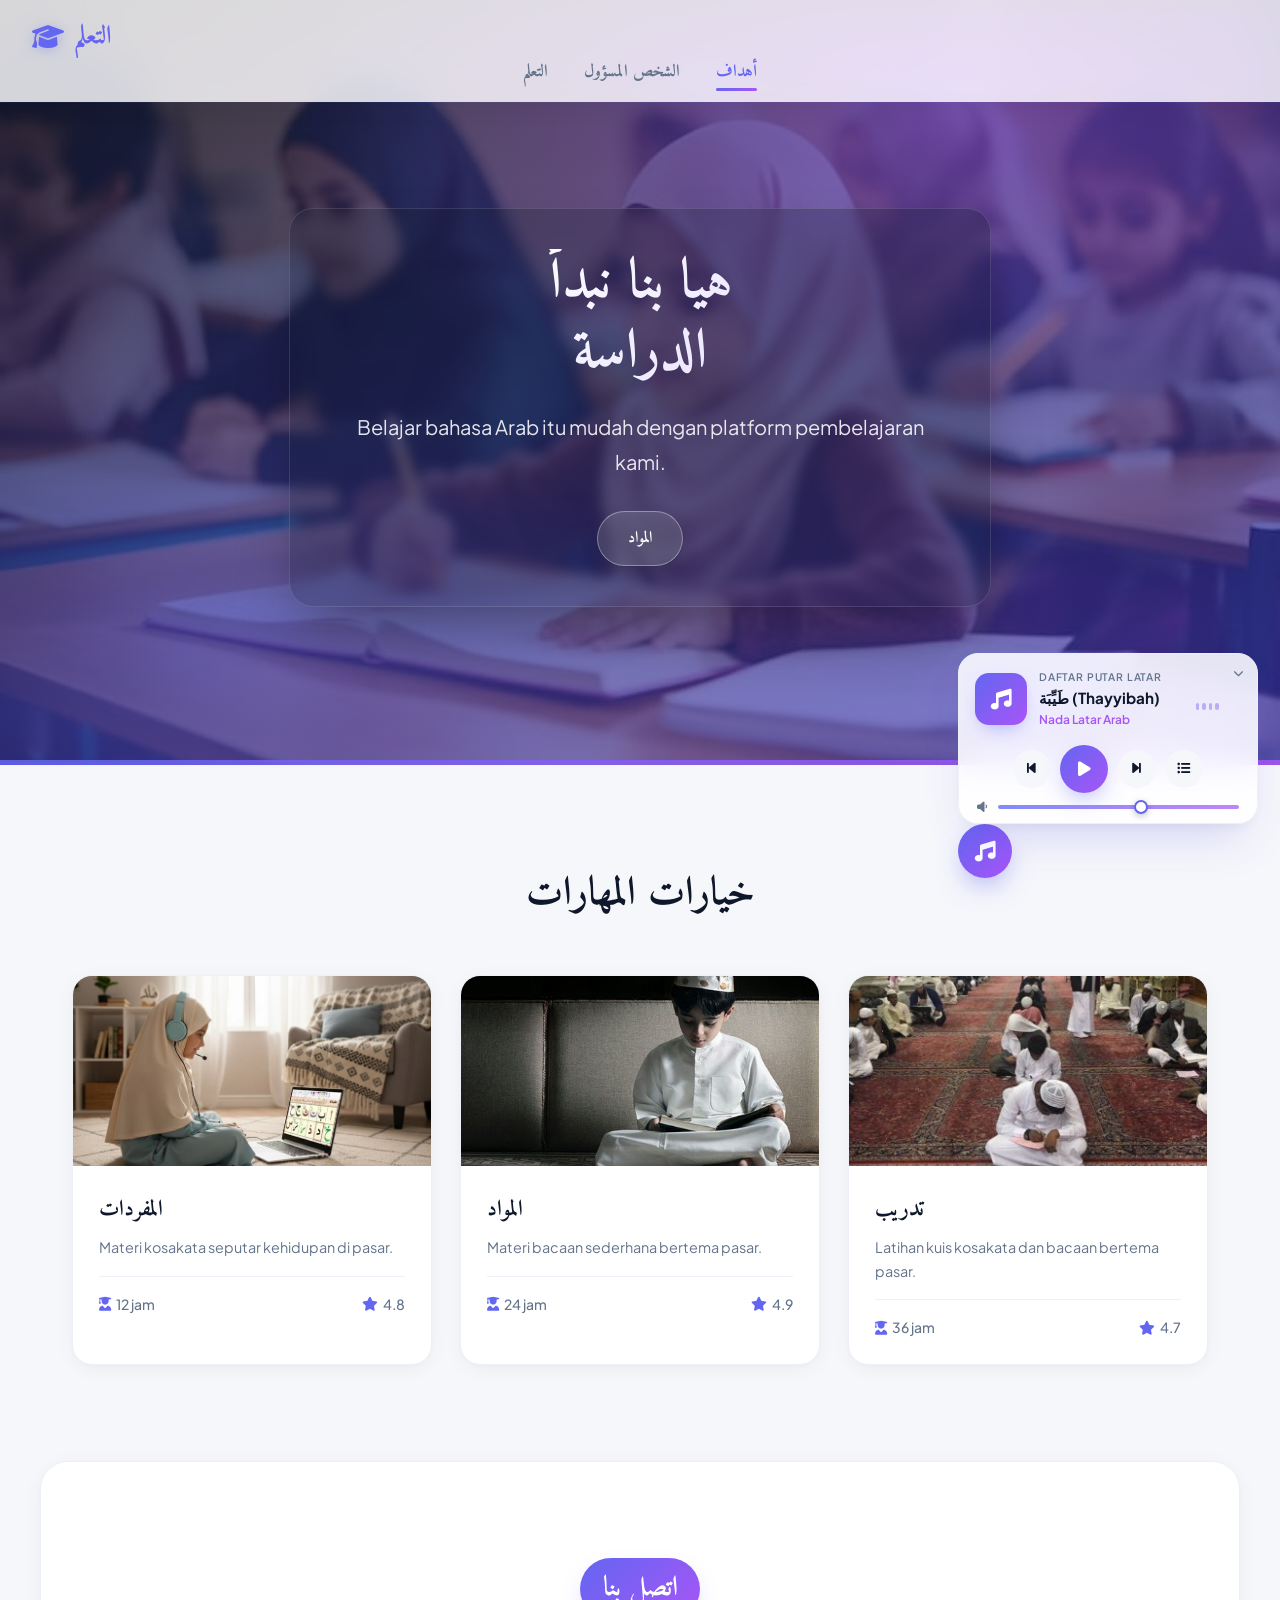
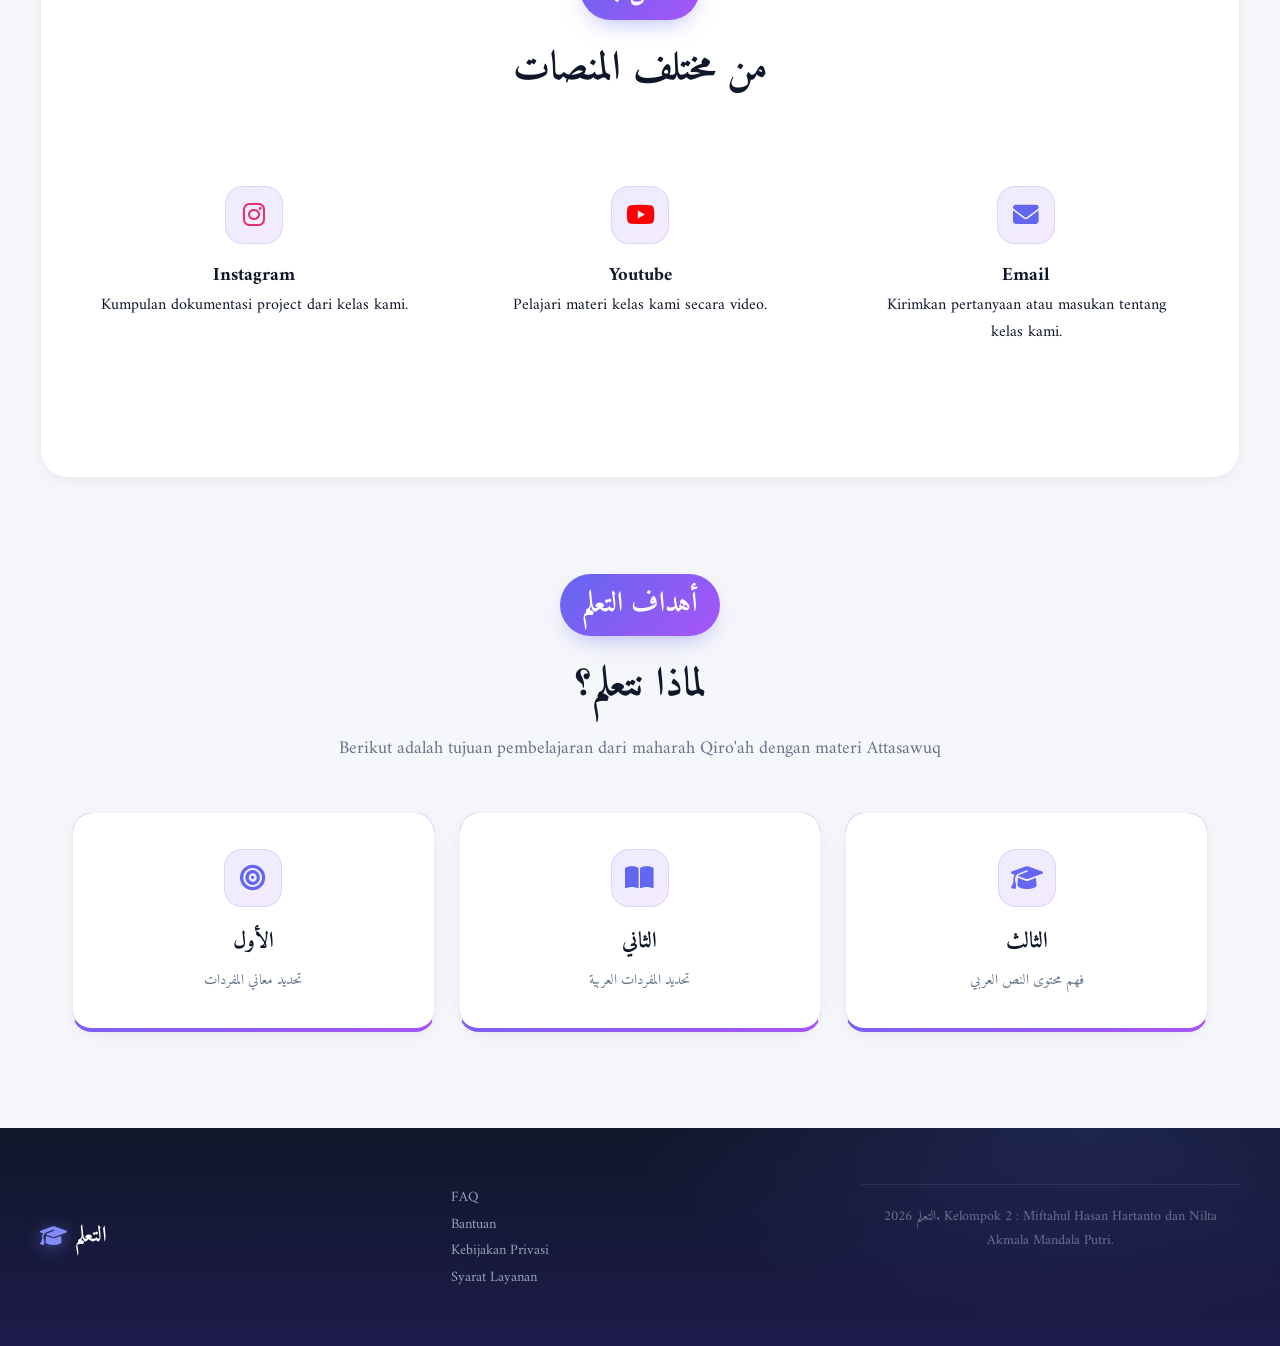
<file: index.html>
<!DOCTYPE html>
<html lang="id">
<head>
    <meta charset="UTF-8">
    <meta name="viewport" content="width=device-width, initial-scale=1.0">
    <title>Belajar Bersama - Platform Pembelajaran</title>
    <link rel="stylesheet" href="css/style.css">
    <link rel="stylesheet" href="https://cdnjs.cloudflare.com/ajax/libs/font-awesome/6.4.0/css/all.min.css">
</head>
<body>
    <!-- Navigation -->
    <nav class="navbar">
        <div class="logo">
            <i class="fa-solid fa-graduation-cap"></i>
            التعلم
        </div>
        <ul class="nav-links">
            <li><a href="#courses">التعلم</a></li>
            <li><a href="#features">الشخص المسؤول</a></li>
            <li><a href="#about">أهداف</a></li>
        </ul>
    </nav>

    <!-- Hero Section -->
    <header class="hero">
        <div class="hero-content">
            <h1> هيا بنا نبدأ <br> الدراسة </h1>
            <p>Belajar bahasa Arab itu mudah dengan platform pembelajaran kami.</p>
            <div class="hero-buttons">
                <a href="#courses" class="btn-primary">المواد</a>
            </div>
    </header>

    <!-- Courses Section -->
    <section class="courses" id="courses">
        <div class="section-header">
            <h2>خيارات المهارات</h2>
        </div>
        <div class="courses-grid">
            <article class="course-card">
                <a href="kosakata-pasar.html" class="course-link">
                    <div class="course-image">
                        <img src="images/Istima'.jpeg" alt="المفردات" style="width: 100%; height: 100%; object-fit: cover;">
                    </div>
                    <div class="course-info">
                        <h3>المفردات</h3>
                        <p>Materi kosakata seputar kehidupan di pasar.</p>
                        <div class="course-meta">
                            <span><i class="fa-solid fa-user-graduate"></i> 12 jam</span>
                            <span><i class="fa-solid fa-star"></i> 4.8</span>
                        </div>
                    </div>
                </a>
            </article>
            <article class="course-card">
                <a href="bacaan-pasar.html" class="course-link">
                    <div class="course-image">
                        <img src="images/Qiro'ah.jpeg" alt="المواد" style="width: 100%; height: 100%; object-fit: cover;">
                    </div>
                    <div class="course-info">
                        <h3>المواد</h3>
                        <p>Materi bacaan sederhana bertema pasar.</p>
                        <div class="course-meta">
                            <span><i class="fa-solid fa-user-graduate"></i> 24 jam</span>
                            <span><i class="fa-solid fa-star"></i> 4.9</span>
                        </div>
                    </div>
                </a>
            </article>
            <article class="course-card">
                <a href="latihan-pasar.html" class="course-link">
                    <div class="course-image">
                        <img src="images/Latihan.jpeg" alt="تدريب" style="width: 100%; height: 100%; object-fit: cover;">
                    </div>
                    <div class="course-info">
                        <h3>تدريب</h3>
                        <p>Latihan kuis kosakata dan bacaan bertema pasar.</p>
                        <div class="course-meta">
                            <span><i class="fa-solid fa-user-graduate"></i> 36 jam</span>
                            <span><i class="fa-solid fa-star"></i> 4.7</span>
                        </div>
                    </div>
                </a>
            </article>
        </div>
    </section>

    <!-- Features Section -->
    <section class="features" id="features">
        <div class="section-header">
            <span class="section-tag">اتصل بنا</span>
            <h2>من مختلف المنصات</h2>
        </div>
        <div class="features-grid">
            <div class="feature-card">
                <a href="https://www.instagram.com/mpba.b_2526/" class="feature-link">
                    <div class="feature-icon">
                        <i class="fa-brands fa-instagram"></i>
                    </div>
                    <h3>Instagram</h3>
                    <p>Kumpulan dokumentasi project dari kelas kami.</p>
                </a>
            </div>
            <div class="feature-card">
                <a href="https://www.youtube.com/@mpbaB2025-i2n" class="feature-link">
                    <div class="feature-icon">
                        <i class="fa-brands fa-youtube"></i>
                    </div>
                    <h3>Youtube</h3>
                    <p>Pelajari materi kelas kami secara video.</p>
                </a>
            </div>
            <div class="feature-card">
                <a href="mailto:25mpba@gmail.com" class="feature-link">
                    <div class="feature-icon">
                        <i class="fa-solid fa-envelope"></i>
                    </div>
                    <h3>Email</h3>
                    <p>Kirimkan pertanyaan atau masukan tentang kelas kami.</p>
                </a>
            </div>
        </div>
    </section>

    <!-- About Section -->
    <section class="about" id="about">
        <div class="section-header">
            <span class="section-tag">أهداف التعلم</span>
            <h2>لماذا نتعلم؟</h2>
            <p class="about-intro">Berikut adalah tujuan pembelajaran dari maharah Qiro'ah dengan materi Attasawuq</p>
        </div>
        <div class="about-grid">
            <div class="about-card">
                <div class="feature-icon">
                    <i class="fa-solid fa-bullseye"></i>
                </div>
                <h3>الأول</h3>
                <p>تحديد معاني المفردات</p>
            </div>
            <div class="about-card">
                <div class="feature-icon">
                    <i class="fa-solid fa-book-open"></i>
                </div>
                <h3>الثاني</h3>
                <p>تحديد المفردات العربية</p>
            </div>
            <div class="about-card">
                <div class="feature-icon">
                    <i class="fa-solid fa-graduation-cap"></i>
                </div>
                <h3>الثالث</h3>
                <p>فهم محتوى النص العربي</p>
            </div>
        </div>
    </section>

    <!-- Footer -->
    <footer>
        <div class="footer-content">
            <div class="footer-logo">
                <i class="fa-solid fa-graduation-cap"></i>
                التعلم
            </div>
            <ul class="footer-links">
                <li><a href="#">FAQ</a></li>
                <li><a href="#">Bantuan</a></li>
                <li><a href="#">Kebijakan Privasi</a></li>
                <li><a href="#">Syarat Layanan</a></li>
            </ul>
            <p class="footer-copyright">2026 التعلم. Kelompok 2 : Miftahul Hasan Hartanto dan Nilta Akmala Mandala Putri.</p>
        </div>
    </footer>

    <nav class="nav-toggle" id="navToggle">
        <span></span>
        <span></span>
        <span></span>
    </nav>

    <script>
        // Mobile navigation toggle
        const navToggle = document.querySelector('.nav-toggle');
        const navLinks = document.querySelector('.nav-links');

        if (navToggle) {
            navToggle.addEventListener('click', () => {
                navLinks.classList.toggle('active');
            });
        }

        // Navbar: tandai menu aktif saat diklik
        const navAnchors = document.querySelectorAll('.nav-links a[href^="#"]:not([href="#"])');

        navAnchors.forEach((anchor) => {
            anchor.addEventListener('click', function () {
                navAnchors.forEach((a) => a.classList.remove('active'));
                this.classList.add('active');
            });
        });

        // Scroll spy: sorot menu otomatis sesuai section yang sedang terlihat
        const spySections = document.querySelectorAll('#courses, #features, #about');

        const observer = new IntersectionObserver((entries) => {
            entries.forEach((entry) => {
                if (entry.isIntersecting) {
                    const id = entry.target.id;
                    navAnchors.forEach((a) => {
                        a.classList.toggle('active', a.getAttribute('href') === '#' + id);
                    });
                }
            });
        }, { rootMargin: '-45% 0px -45% 0px' });

        spySections.forEach((section) => observer.observe(section));
    </script>
    <script src="js/music-player.js"></script>
</body>
</html>
</file>
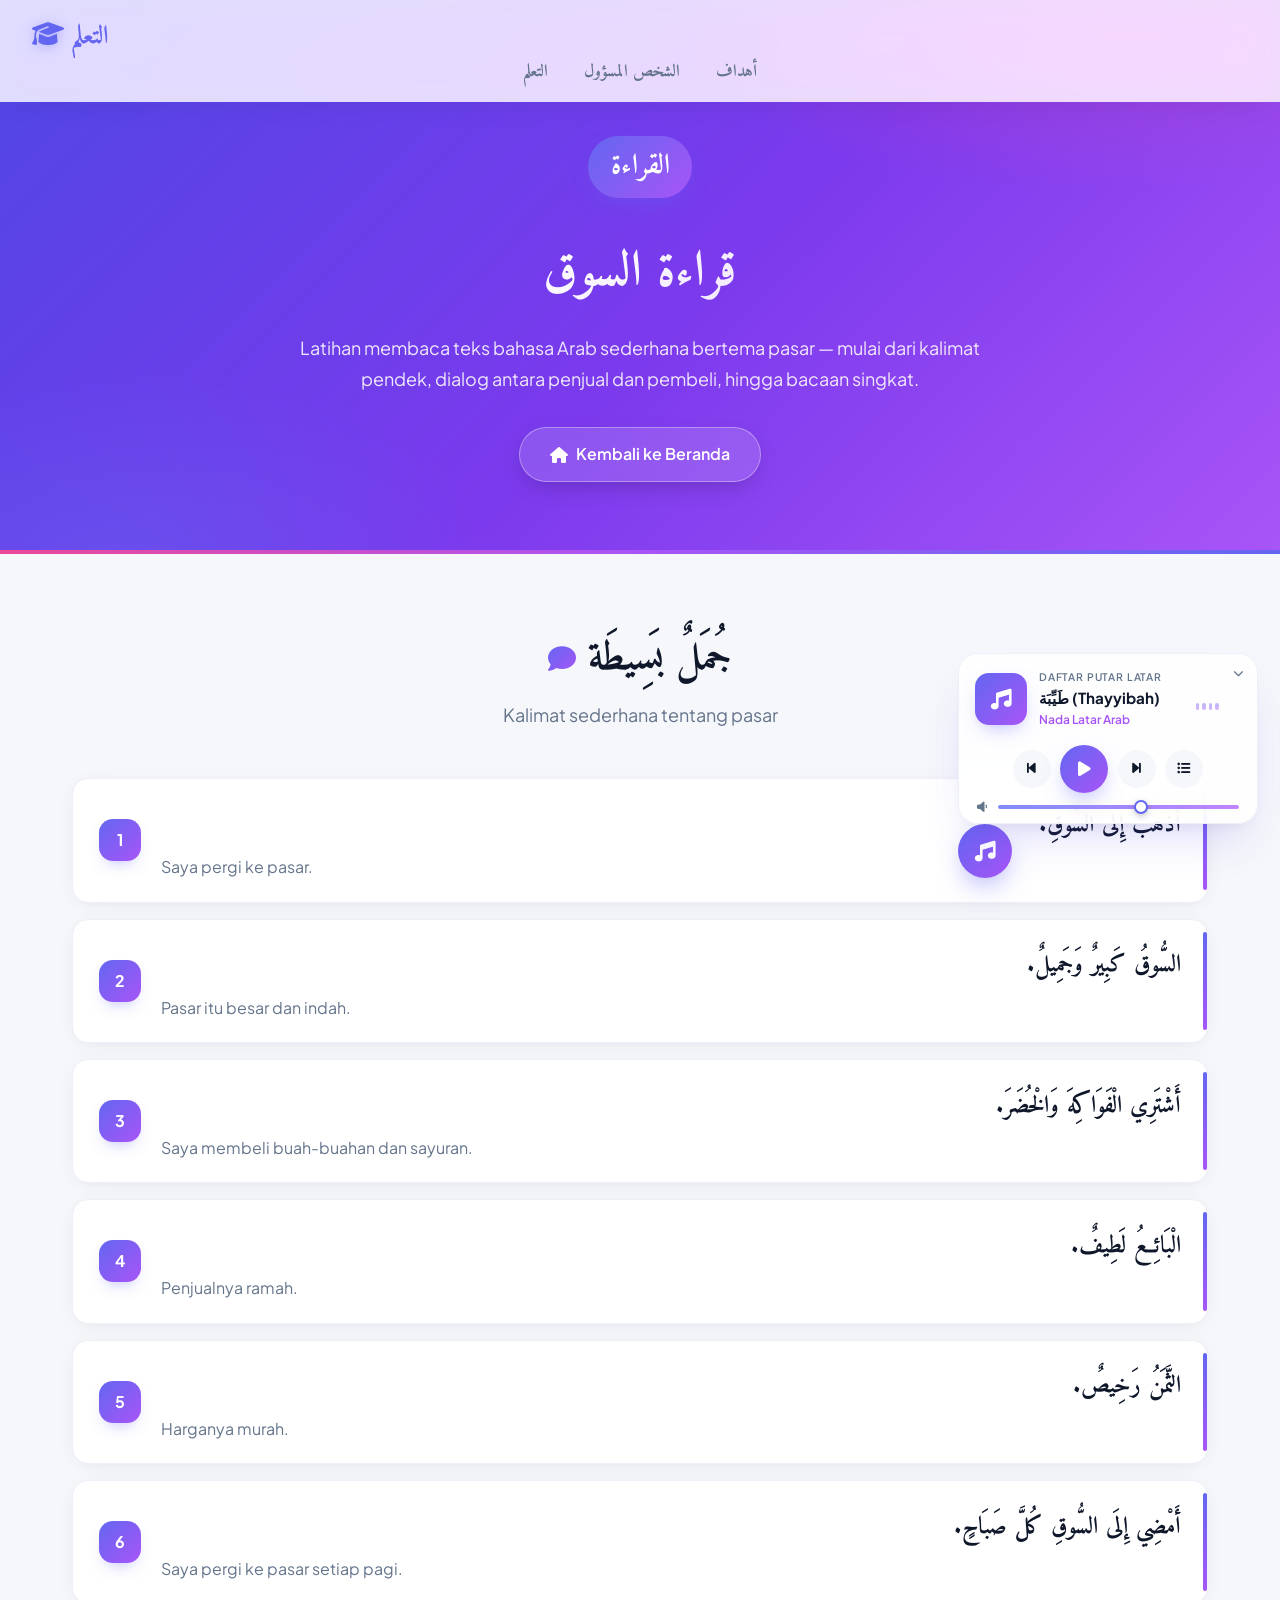
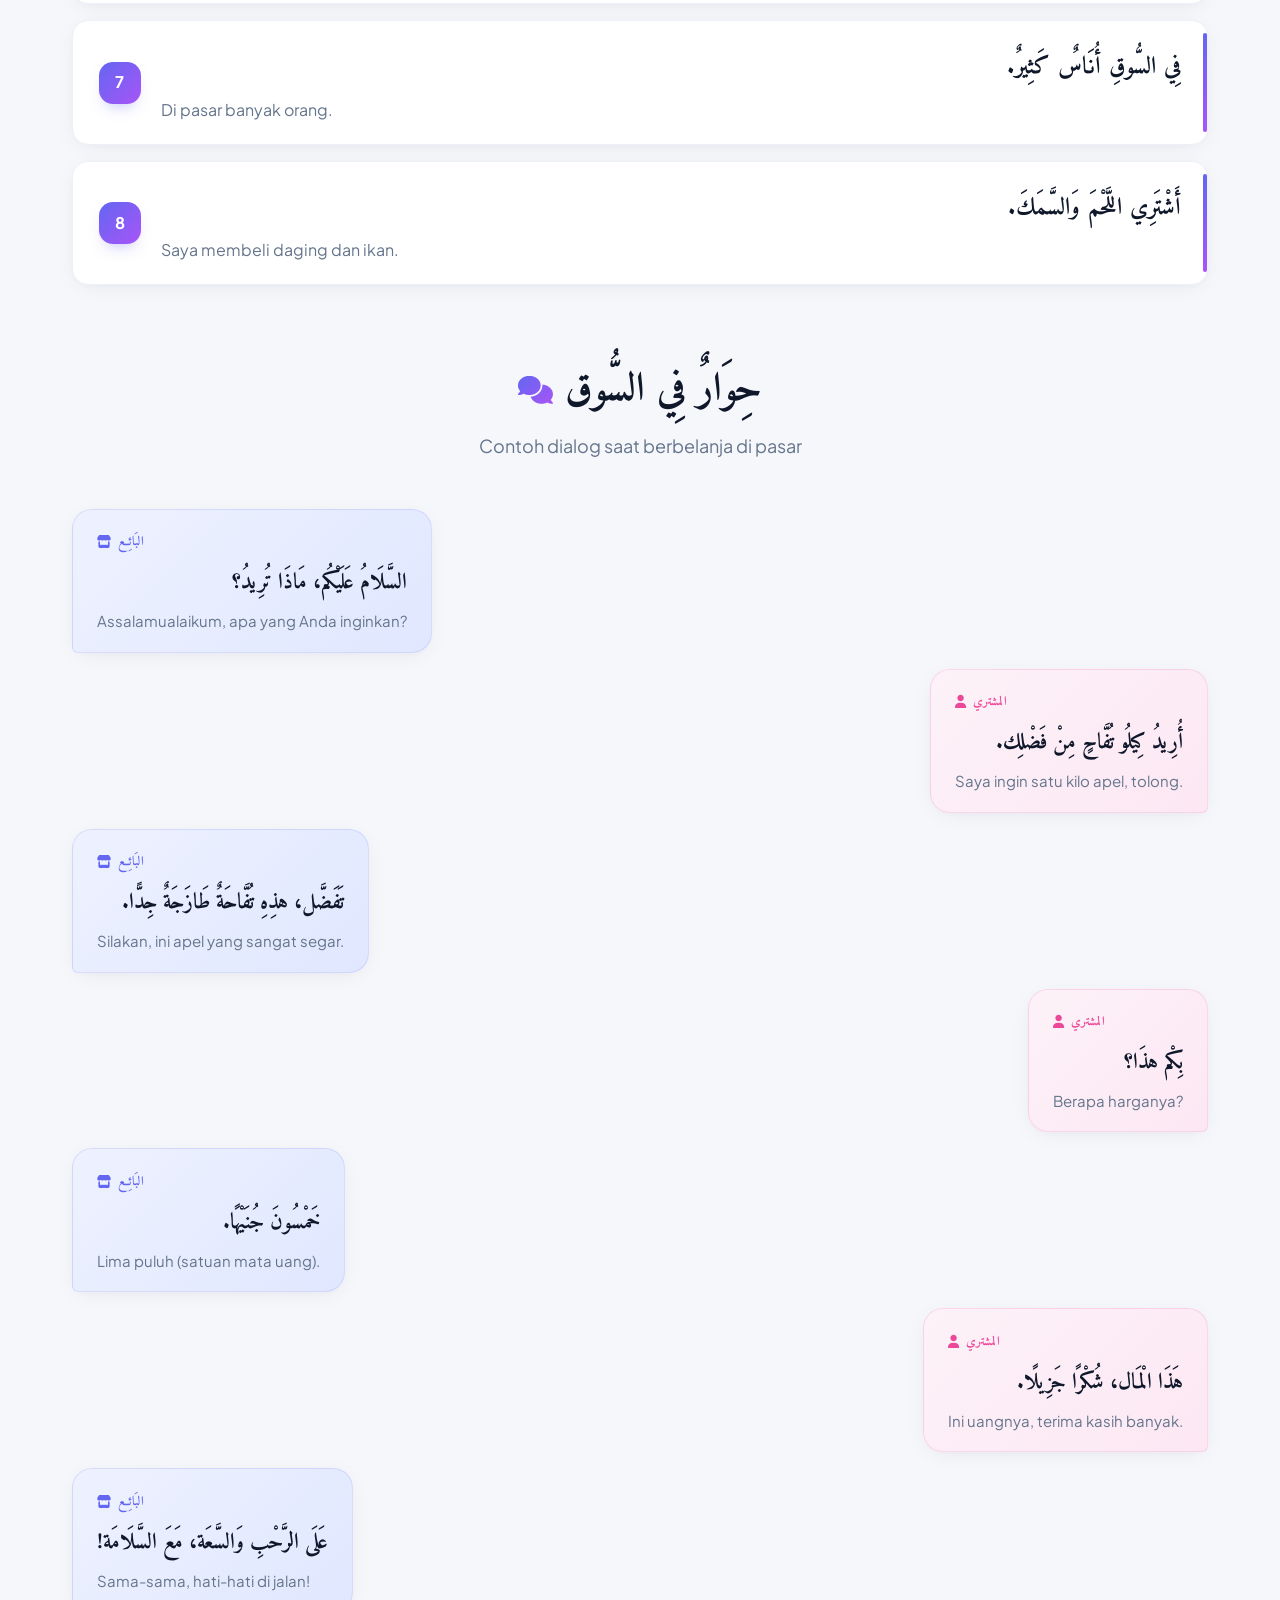
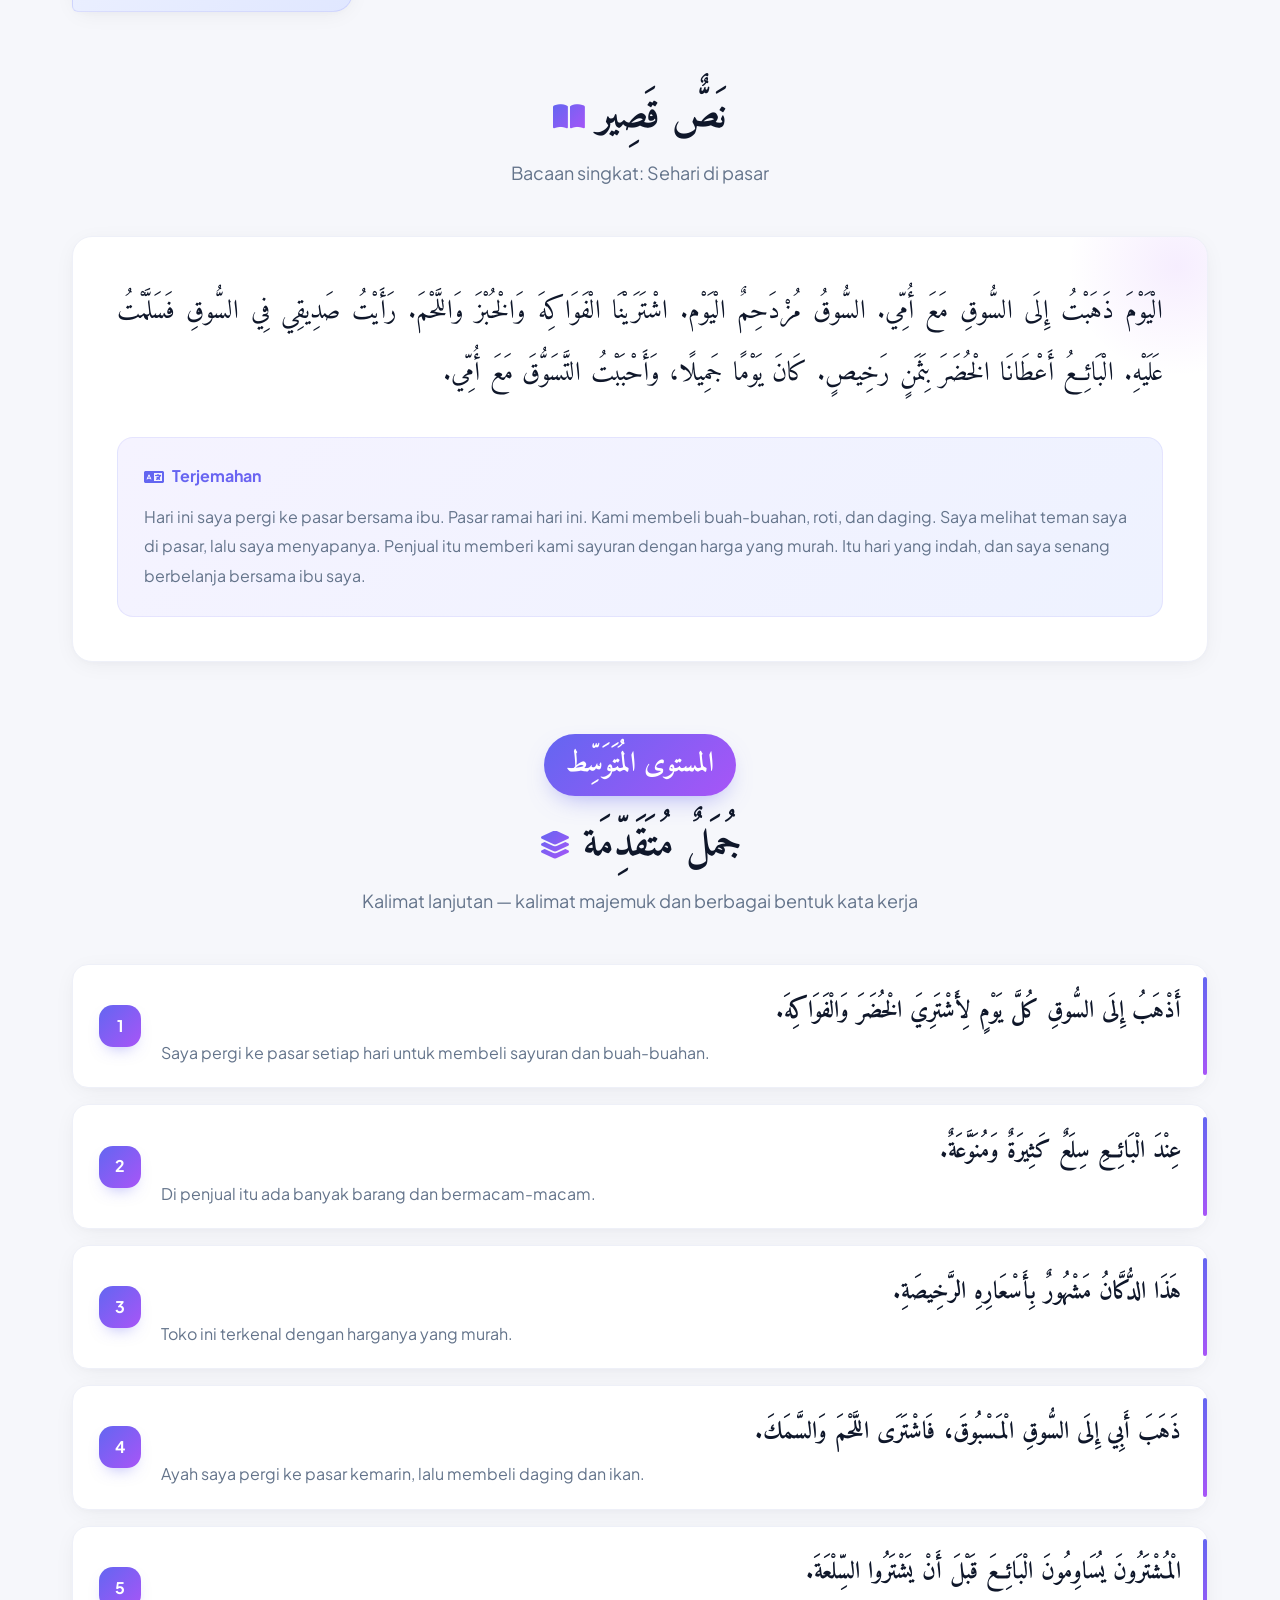
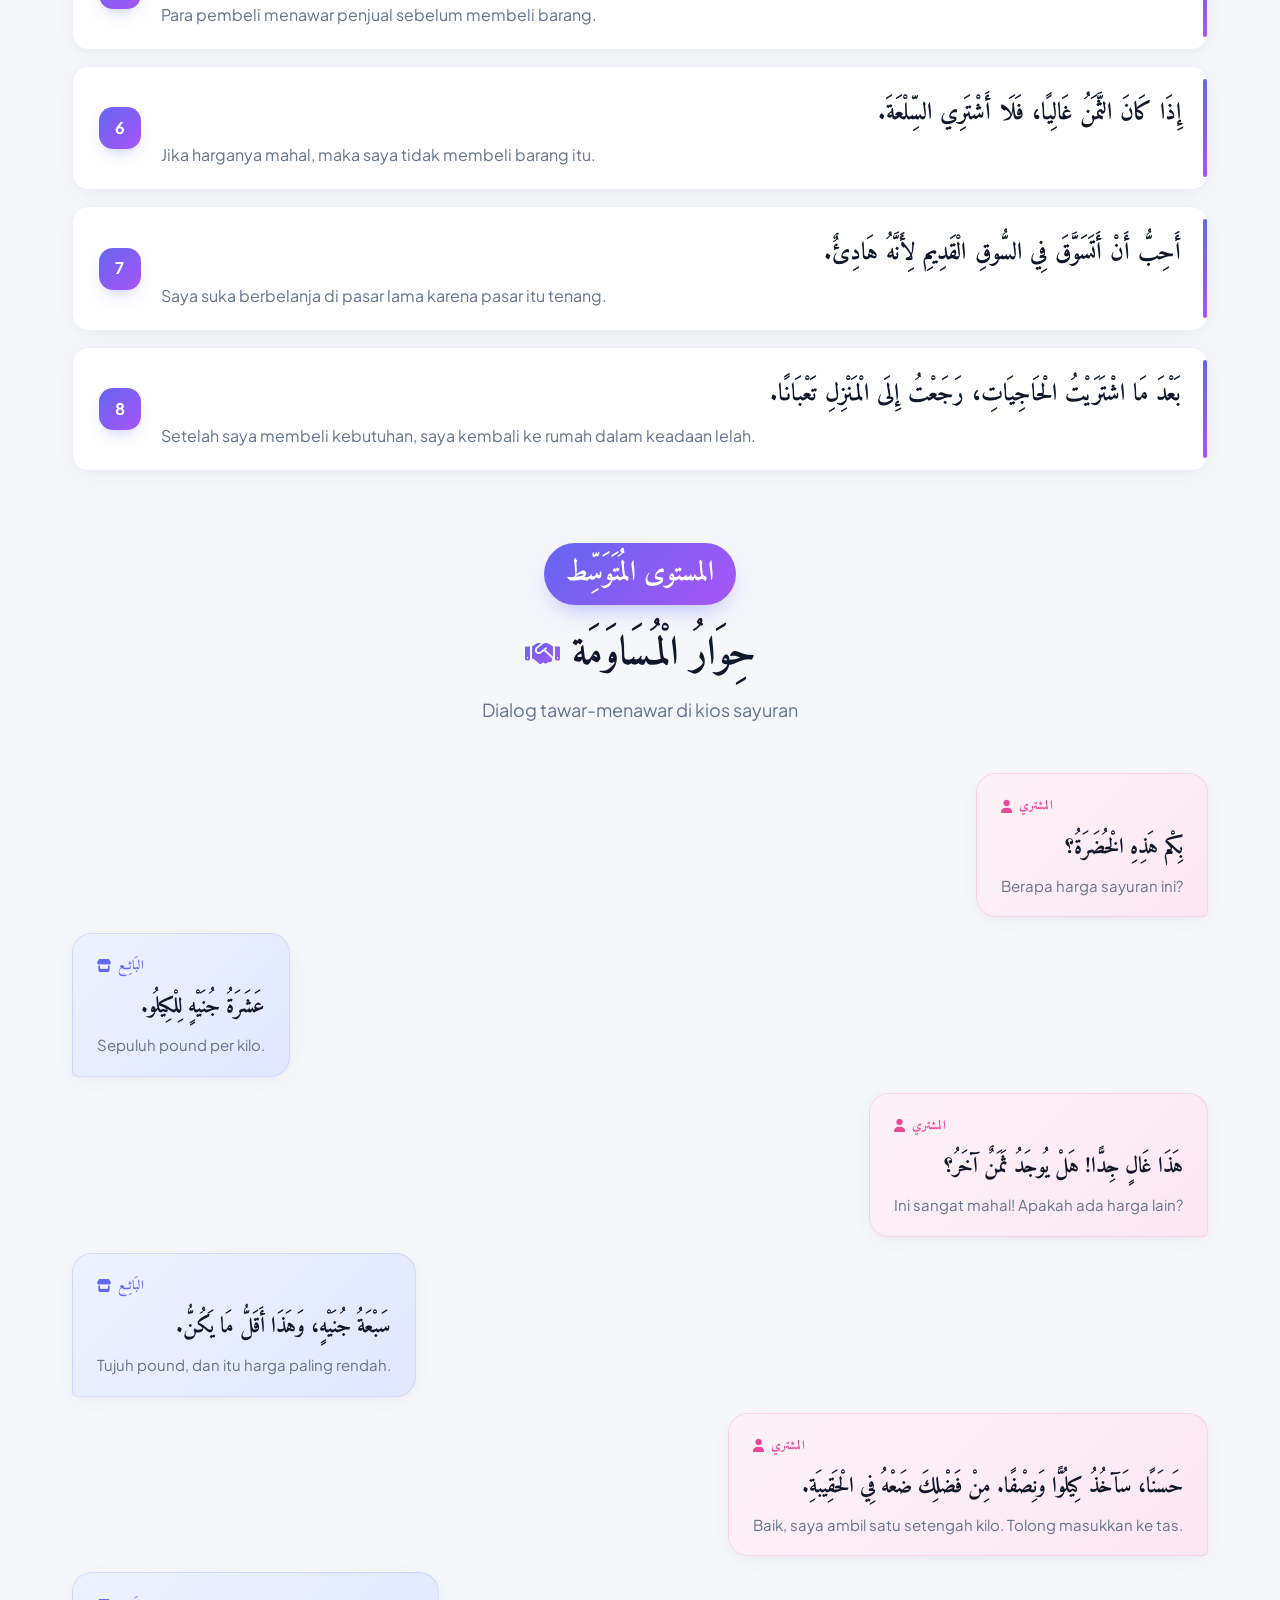
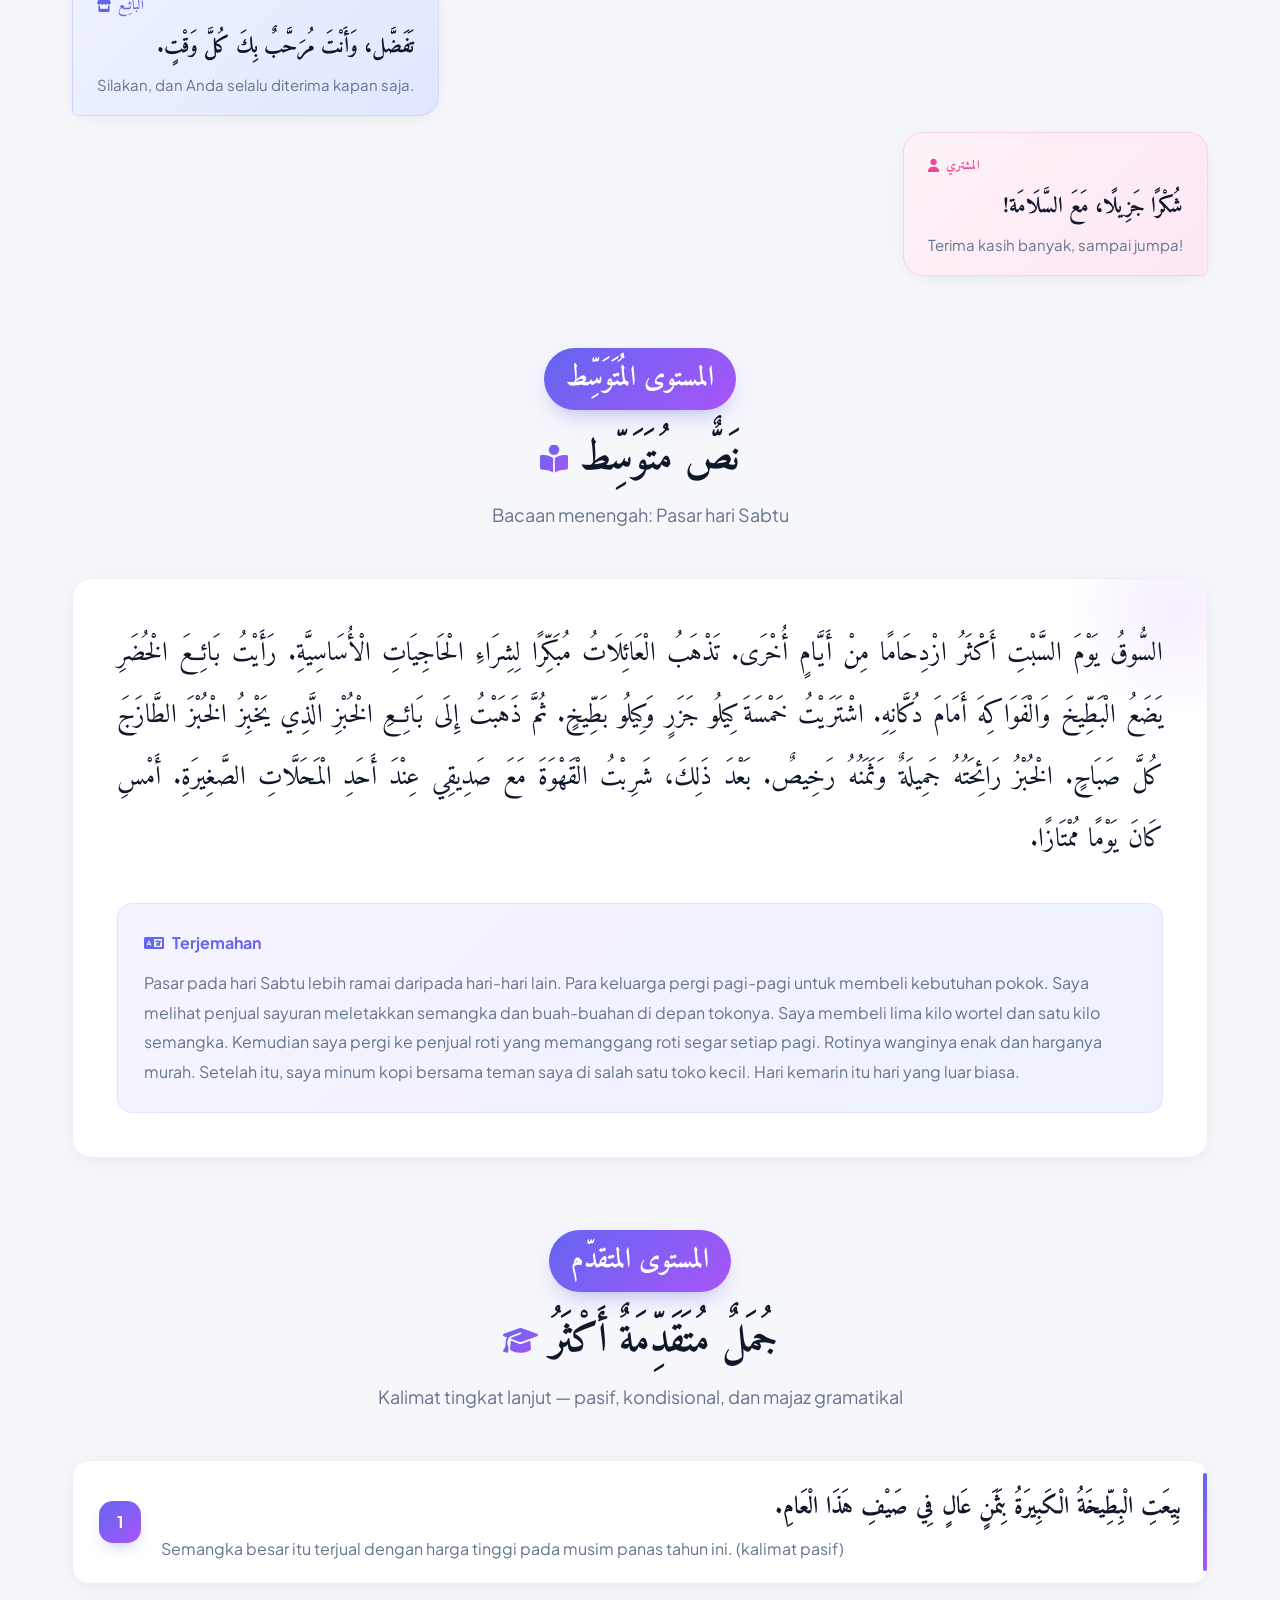
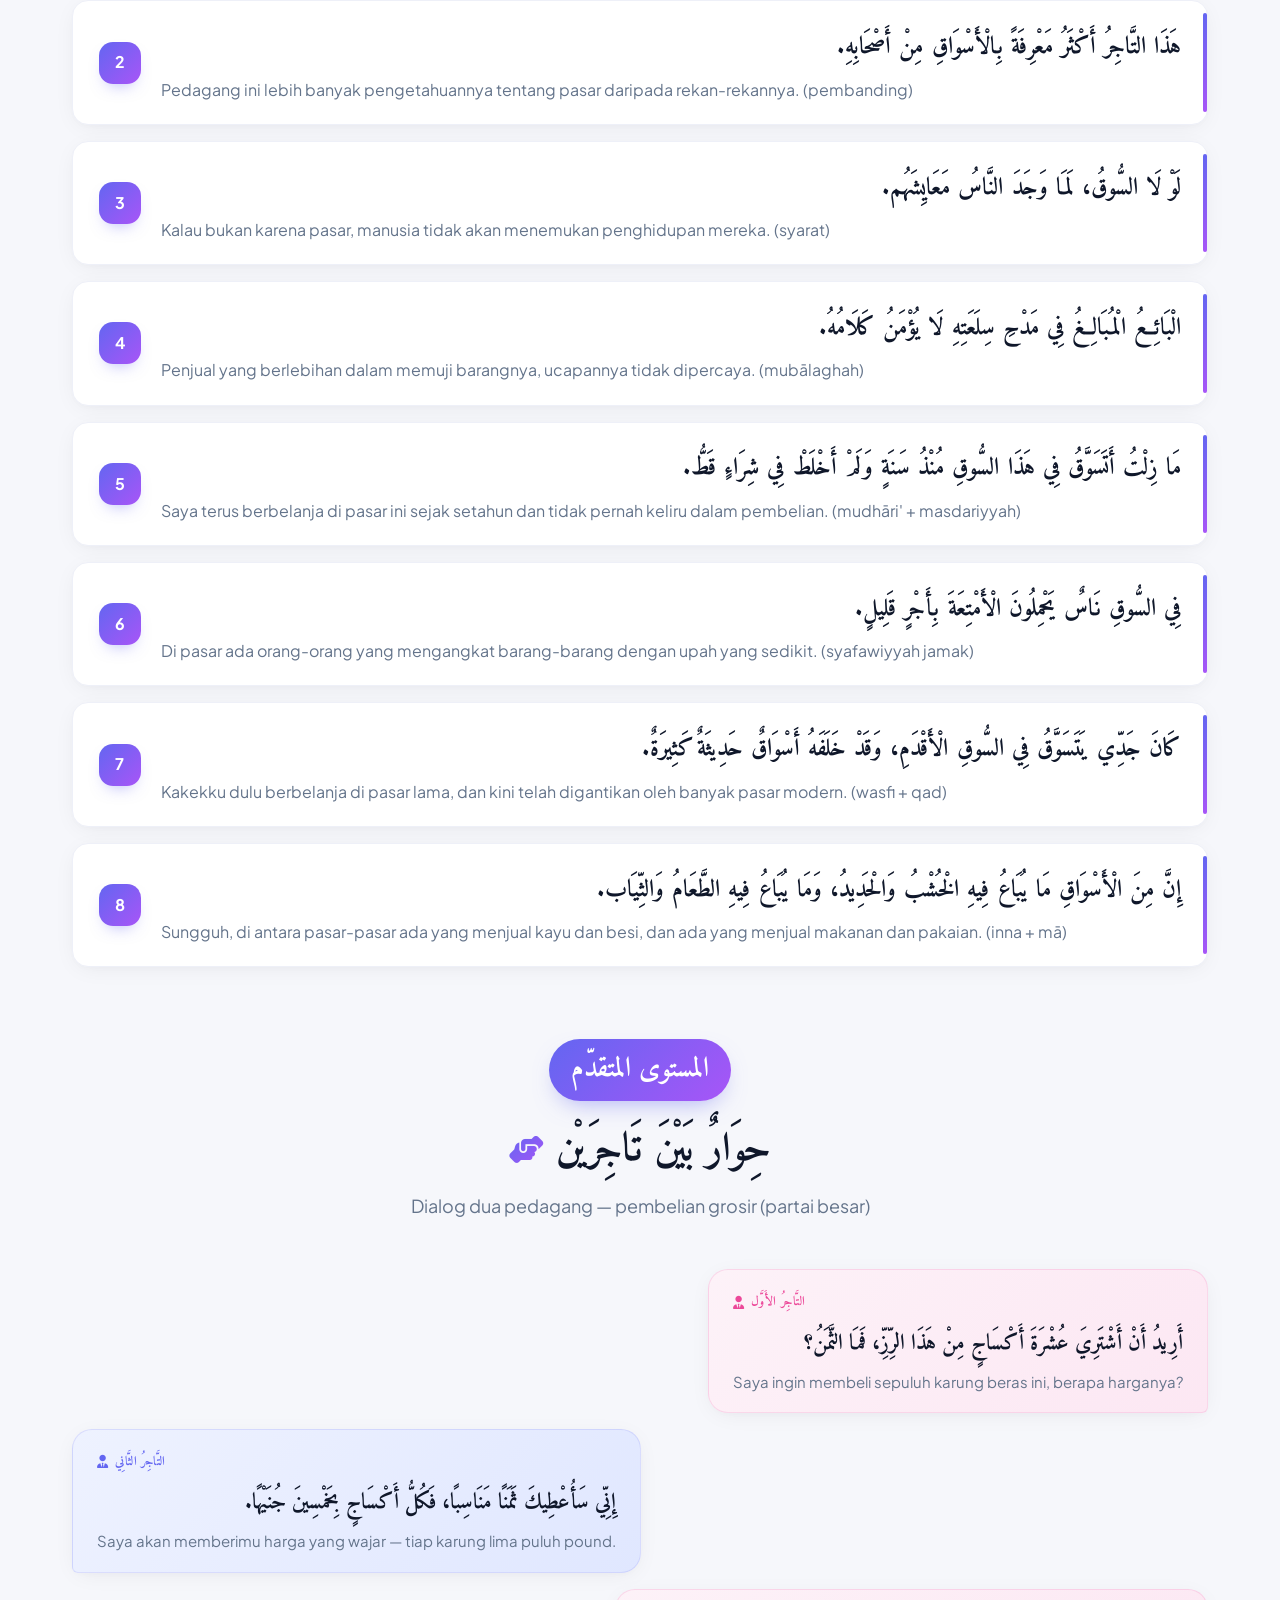
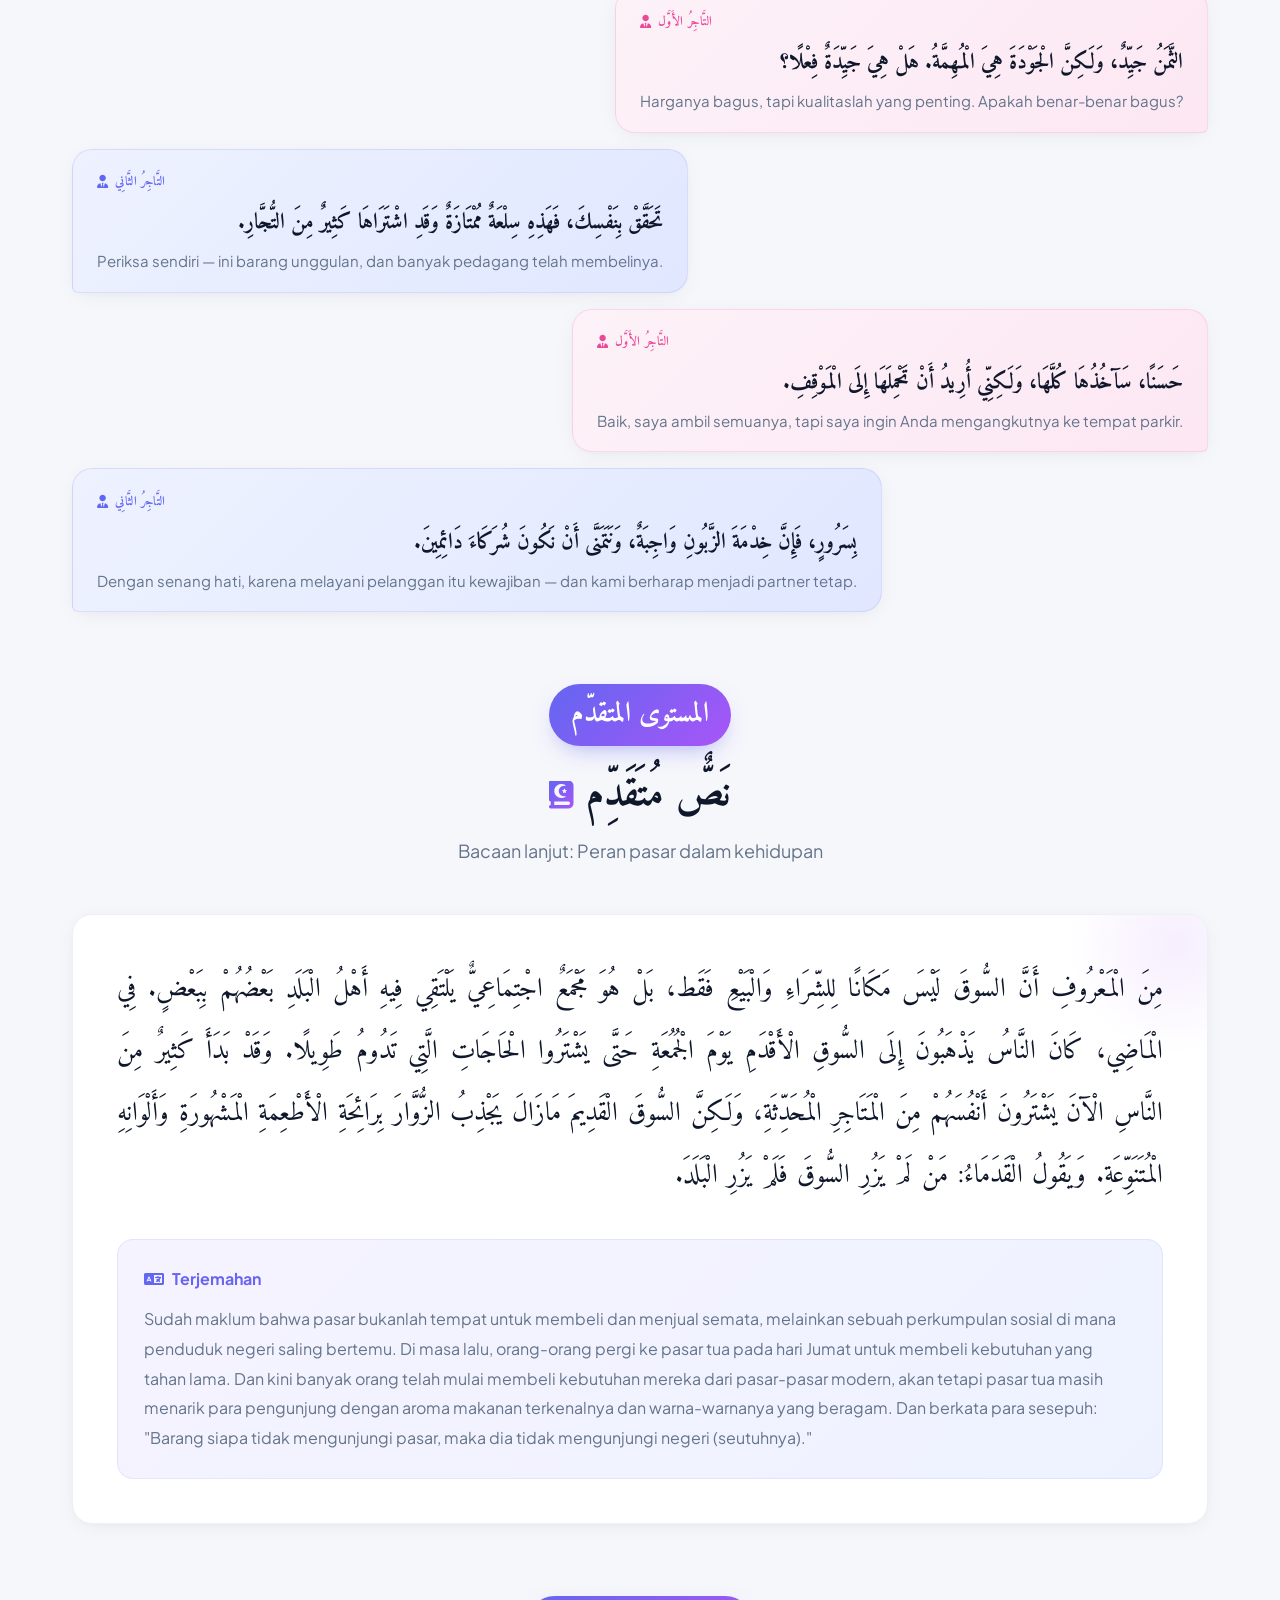
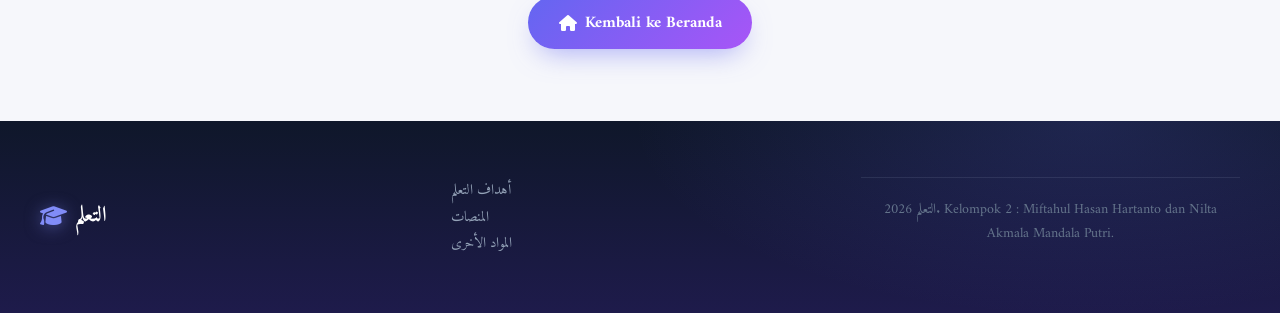
<file: bacaan-pasar.html>
<!DOCTYPE html>
<html lang="ar">
<head>
    <meta charset="UTF-8">
    <meta name="viewport" content="width=device-width, initial-scale=1.0">
    <title>قراءة السوق - التعلم</title>
    <link rel="stylesheet" href="css/style.css">
    <link rel="stylesheet" href="https://cdnjs.cloudflare.com/ajax/libs/font-awesome/6.4.0/css/all.min.css">
</head>
<body>
    <!-- Navigation -->
    <nav class="navbar">
        <div class="logo">
            <a href="index.html" style="text-decoration: none; color: inherit;">
                <i class="fa-solid fa-graduation-cap"></i>
                التعلم
            </a>
        </div>
        <ul class="nav-links">
            <li><a href="index.html#courses">التعلم</a></li>
            <li><a href="index.html#features">الشخص المسؤول</a></li>
            <li><a href="index.html#about">أهداف</a></li>
        </ul>
    </nav>

    <!-- Header Materi -->
    <header class="vocab-hero">
        <div class="vocab-hero-content">
            <span class="section-tag">القراءة</span>
            <h1>قراءة السوق</h1>
            <p>Latihan membaca teks bahasa Arab sederhana bertema pasar — mulai dari kalimat pendek, dialog antara penjual dan pembeli, hingga bacaan singkat.</p>
            <a href="index.html" class="btn-return"><i class="fa-solid fa-house"></i> Kembali ke Beranda</a>
        </div>
    </header>

    <!-- Isi Materi Bacaan -->
    <main class="vocab-section">

        <!-- Bagian 1: Kalimat sederhana -->
        <section class="vocab-group">
            <div class="section-header">
                <h2><i class="fa-solid fa-comment"></i> جُمَلٌ بَسِيطَة</h2>
                <p class="vocab-group-desc">Kalimat sederhana tentang pasar</p>
            </div>
            <div class="reading-list">
                <div class="reading-item">
                    <span class="reading-number">1</span>
                    <div class="reading-text">
                        <p class="reading-ar">أَذْهَبُ إِلَى السُّوقِ.</p>
                        <p class="reading-id">Saya pergi ke pasar.</p>
                    </div>
                </div>
                <div class="reading-item">
                    <span class="reading-number">2</span>
                    <div class="reading-text">
                        <p class="reading-ar">السُّوقُ كَبِيرٌ وَجَمِيلٌ.</p>
                        <p class="reading-id">Pasar itu besar dan indah.</p>
                    </div>
                </div>
                <div class="reading-item">
                    <span class="reading-number">3</span>
                    <div class="reading-text">
                        <p class="reading-ar">أَشْتَرِي الْفَوَاكِهَ وَالْخُضَرَ.</p>
                        <p class="reading-id">Saya membeli buah-buahan dan sayuran.</p>
                    </div>
                </div>
                <div class="reading-item">
                    <span class="reading-number">4</span>
                    <div class="reading-text">
                        <p class="reading-ar">الْبَائِعُ لَطِيفٌ.</p>
                        <p class="reading-id">Penjualnya ramah.</p>
                    </div>
                </div>
                <div class="reading-item">
                    <span class="reading-number">5</span>
                    <div class="reading-text">
                        <p class="reading-ar">الثَّمَنُ رَخِيصٌ.</p>
                        <p class="reading-id">Harganya murah.</p>
                    </div>
                </div>
                <div class="reading-item">
                    <span class="reading-number">6</span>
                    <div class="reading-text">
                        <p class="reading-ar">أَمْضِي إِلَى السُّوقِ كُلَّ صَبَاحٍ.</p>
                        <p class="reading-id">Saya pergi ke pasar setiap pagi.</p>
                    </div>
                </div>
                <div class="reading-item">
                    <span class="reading-number">7</span>
                    <div class="reading-text">
                        <p class="reading-ar">فِي السُّوقِ أُنَاسٌ كَثِيرٌ.</p>
                        <p class="reading-id">Di pasar banyak orang.</p>
                    </div>
                </div>
                <div class="reading-item">
                    <span class="reading-number">8</span>
                    <div class="reading-text">
                        <p class="reading-ar">أَشْتَرِي اللَّحْمَ وَالسَّمَكَ.</p>
                        <p class="reading-id">Saya membeli daging dan ikan.</p>
                    </div>
                </div>
            </div>
        </section>

        <!-- Bagian 2: Dialog di pasar -->
        <section class="vocab-group">
            <div class="section-header">
                <h2><i class="fa-solid fa-comments"></i> حِوَارٌ فِي السُّوق</h2>
                <p class="vocab-group-desc">Contoh dialog saat berbelanja di pasar</p>
            </div>
            <div class="dialogue">
                <div class="dialogue-line seller">
                    <span class="dialogue-speaker"><i class="fa-solid fa-store"></i> البَائِع</span>
                    <p class="dialogue-ar">السَّلَامُ عَلَيْكُم، مَاذَا تُرِيدُ؟</p>
                    <p class="dialogue-id">Assalamualaikum, apa yang Anda inginkan?</p>
                </div>
                <div class="dialogue-line buyer">
                    <span class="dialogue-speaker"><i class="fa-solid fa-user"></i> المشتري</span>
                    <p class="dialogue-ar">أُرِيدُ كِيلُو تُفَّاحٍ مِنْ فَضْلِك.</p>
                    <p class="dialogue-id">Saya ingin satu kilo apel, tolong.</p>
                </div>
                <div class="dialogue-line seller">
                    <span class="dialogue-speaker"><i class="fa-solid fa-store"></i> البَائِع</span>
                    <p class="dialogue-ar">تَفَضَّل، هذِهِ تُفَّاحَةٌ طَازَجَةٌ جِدًّا.</p>
                    <p class="dialogue-id">Silakan, ini apel yang sangat segar.</p>
                </div>
                <div class="dialogue-line buyer">
                    <span class="dialogue-speaker"><i class="fa-solid fa-user"></i> المشتري</span>
                    <p class="dialogue-ar">بِكْم هذَا؟</p>
                    <p class="dialogue-id">Berapa harganya?</p>
                </div>
                <div class="dialogue-line seller">
                    <span class="dialogue-speaker"><i class="fa-solid fa-store"></i> البَائِع</span>
                    <p class="dialogue-ar">خَمْسُونَ جُنَيْهًا.</p>
                    <p class="dialogue-id">Lima puluh (satuan mata uang).</p>
                </div>
                <div class="dialogue-line buyer">
                    <span class="dialogue-speaker"><i class="fa-solid fa-user"></i> المشتري</span>
                    <p class="dialogue-ar">هَذَا الْمَال، شُكْرًا جَزِيلًا.</p>
                    <p class="dialogue-id">Ini uangnya, terima kasih banyak.</p>
                </div>
                <div class="dialogue-line seller">
                    <span class="dialogue-speaker"><i class="fa-solid fa-store"></i> البَائِع</span>
                    <p class="dialogue-ar">عَلَى الرَّحْبِ وَالسَّعَة، مَعَ السَّلَامَة!</p>
                    <p class="dialogue-id">Sama-sama, hati-hati di jalan!</p>
                </div>
            </div>
        </section>

        <!-- Bagian 3: Bacaan singkat -->
        <section class="vocab-group">
            <div class="section-header">
                <h2><i class="fa-solid fa-book-open"></i> نَصٌّ قَصِير</h2>
                <p class="vocab-group-desc">Bacaan singkat: Sehari di pasar</p>
            </div>
            <div class="reading-passage">
                <p class="passage-ar">الْيَوْمَ ذَهَبْتُ إِلَى السُّوقِ مَعَ أُمِّي. السُّوقُ مُزْدَحِمٌ الْيَوْم. اشْتَرَيْنَا الْفَوَاكِهَ وَالْخُبْزَ وَاللَّحْمَ. رَأَيْتُ صَدِيقِي فِي السُّوقِ فَسَلَّمْتُ عَلَيْهِ. الْبَائِعُ أَعْطَانَا الْخُضَرَ بِثَمَنٍ رَخِيصٍ. كَانَ يَوْمًا جَمِيلًا، وَأَحْبَبْتُ التَّسَوُّقَ مَعَ أُمِّي.</p>
                <div class="passage-translation">
                    <h4><i class="fa-solid fa-language"></i> Terjemahan</h4>
                    <p>Hari ini saya pergi ke pasar bersama ibu. Pasar ramai hari ini. Kami membeli buah-buahan, roti, dan daging. Saya melihat teman saya di pasar, lalu saya menyapanya. Penjual itu memberi kami sayuran dengan harga yang murah. Itu hari yang indah, dan saya senang berbelanja bersama ibu saya.</p>
                </div>
            </div>
        </section>

        <!-- ==================== LEVEL MENENGAH ==================== -->

        <!-- Bagian 4: Kalimat lanjutan -->
        <section class="vocab-group">
            <div class="section-header">
                <span class="section-tag">المستوى المُتَوَسِّط</span>
                <h2><i class="fa-solid fa-layer-group"></i> جُمَلٌ مُتَقَدِّمَة</h2>
                <p class="vocab-group-desc">Kalimat lanjutan — kalimat majemuk dan berbagai bentuk kata kerja</p>
            </div>
            <div class="reading-list">
                <div class="reading-item">
                    <span class="reading-number">1</span>
                    <div class="reading-text">
                        <p class="reading-ar">أَذْهَبُ إِلَى السُّوقِ كُلَّ يَوْمٍ لِأَشْتَرِيَ الْخُضَرَ وَالْفَوَاكِهَ.</p>
                        <p class="reading-id">Saya pergi ke pasar setiap hari untuk membeli sayuran dan buah-buahan.</p>
                    </div>
                </div>
                <div class="reading-item">
                    <span class="reading-number">2</span>
                    <div class="reading-text">
                        <p class="reading-ar">عِنْدَ الْبَائِعِ سِلَعٌ كَثِيرَةٌ وَمُنَوَّعَةٌ.</p>
                        <p class="reading-id">Di penjual itu ada banyak barang dan bermacam-macam.</p>
                    </div>
                </div>
                <div class="reading-item">
                    <span class="reading-number">3</span>
                    <div class="reading-text">
                        <p class="reading-ar">هَذَا الدُّكَّانُ مَشْهُورٌ بِأَسْعَارِهِ الرَّخِيصَةِ.</p>
                        <p class="reading-id">Toko ini terkenal dengan harganya yang murah.</p>
                    </div>
                </div>
                <div class="reading-item">
                    <span class="reading-number">4</span>
                    <div class="reading-text">
                        <p class="reading-ar">ذَهَبَ أَبِي إِلَى السُّوقِ الْمَسْبُوقَ، فَاشْتَرَى اللَّحْمَ وَالسَّمَكَ.</p>
                        <p class="reading-id">Ayah saya pergi ke pasar kemarin, lalu membeli daging dan ikan.</p>
                    </div>
                </div>
                <div class="reading-item">
                    <span class="reading-number">5</span>
                    <div class="reading-text">
                        <p class="reading-ar">الْمُشْتَرُونَ يُسَاوِمُونَ الْبَائِعَ قَبْلَ أَنْ يَشْتَرُوا السِّلْعَةَ.</p>
                        <p class="reading-id">Para pembeli menawar penjual sebelum membeli barang.</p>
                    </div>
                </div>
                <div class="reading-item">
                    <span class="reading-number">6</span>
                    <div class="reading-text">
                        <p class="reading-ar">إِذَا كَانَ الثَّمَنُ غَالِيًا، فَلَا أَشْتَرِي السِّلْعَةَ.</p>
                        <p class="reading-id">Jika harganya mahal, maka saya tidak membeli barang itu.</p>
                    </div>
                </div>
                <div class="reading-item">
                    <span class="reading-number">7</span>
                    <div class="reading-text">
                        <p class="reading-ar">أَحِبُّ أَنْ أَتَسَوَّقَ فِي السُّوقِ الْقَدِيمِ لِأَنَّهُ هَادِئٌ.</p>
                        <p class="reading-id">Saya suka berbelanja di pasar lama karena pasar itu tenang.</p>
                    </div>
                </div>
                <div class="reading-item">
                    <span class="reading-number">8</span>
                    <div class="reading-text">
                        <p class="reading-ar">بَعْدَ مَا اشْتَرَيْتُ الْحَاجِيَاتِ، رَجَعْتُ إِلَى الْمَنْزِلِ تَعْبَانًا.</p>
                        <p class="reading-id">Setelah saya membeli kebutuhan, saya kembali ke rumah dalam keadaan lelah.</p>
                    </div>
                </div>
            </div>
        </section>

        <!-- Bagian 5: Dialog tawar-menawar -->
        <section class="vocab-group">
            <div class="section-header">
                <span class="section-tag">المستوى المُتَوَسِّط</span>
                <h2><i class="fa-solid fa-handshake"></i> حِوَارُ الْمُسَاوَمَة</h2>
                <p class="vocab-group-desc">Dialog tawar-menawar di kios sayuran</p>
            </div>
            <div class="dialogue">
                <div class="dialogue-line buyer">
                    <span class="dialogue-speaker"><i class="fa-solid fa-user"></i> المشتري</span>
                    <p class="dialogue-ar">بِكْم هَذِهِ الْخُضَرَةُ؟</p>
                    <p class="dialogue-id">Berapa harga sayuran ini?</p>
                </div>
                <div class="dialogue-line seller">
                    <span class="dialogue-speaker"><i class="fa-solid fa-store"></i> البَائِع</span>
                    <p class="dialogue-ar">عَشَرَةُ جُنَيْهٍ لِلْكِيلُو.</p>
                    <p class="dialogue-id">Sepuluh pound per kilo.</p>
                </div>
                <div class="dialogue-line buyer">
                    <span class="dialogue-speaker"><i class="fa-solid fa-user"></i> المشتري</span>
                    <p class="dialogue-ar">هَذَا غَالٍ جِدًّا! هَلْ يُوجَدُ ثَمَنٌ آخَرُ؟</p>
                    <p class="dialogue-id">Ini sangat mahal! Apakah ada harga lain?</p>
                </div>
                <div class="dialogue-line seller">
                    <span class="dialogue-speaker"><i class="fa-solid fa-store"></i> البَائِع</span>
                    <p class="dialogue-ar">سَبْعَةُ جُنَيْهٍ، وَهَذَا أَقَلُّ مَا يَكُنُّ.</p>
                    <p class="dialogue-id">Tujuh pound, dan itu harga paling rendah.</p>
                </div>
                <div class="dialogue-line buyer">
                    <span class="dialogue-speaker"><i class="fa-solid fa-user"></i> المشتري</span>
                    <p class="dialogue-ar">حَسَنًا، سَآخُذُ كِيلُوًّا وَنِصْفًا. مِنْ فَضْلِكَ ضَعْهُ فِي الْحَقِيبَةِ.</p>
                    <p class="dialogue-id">Baik, saya ambil satu setengah kilo. Tolong masukkan ke tas.</p>
                </div>
                <div class="dialogue-line seller">
                    <span class="dialogue-speaker"><i class="fa-solid fa-store"></i> البَائِع</span>
                    <p class="dialogue-ar">تَفَضَّل، وَأَنْتَ مُرَحَّبٌ بِكَ كُلَّ وَقْتٍ.</p>
                    <p class="dialogue-id">Silakan, dan Anda selalu diterima kapan saja.</p>
                </div>
                <div class="dialogue-line buyer">
                    <span class="dialogue-speaker"><i class="fa-solid fa-user"></i> المشتري</span>
                    <p class="dialogue-ar">شُكْرًا جَزِيلًا، مَعَ السَّلَامَة!</p>
                    <p class="dialogue-id">Terima kasih banyak, sampai jumpa!</p>
                </div>
            </div>
        </section>

        <!-- Bagian 6: Bacaan menengah -->
        <section class="vocab-group">
            <div class="section-header">
                <span class="section-tag">المستوى المُتَوَسِّط</span>
                <h2><i class="fa-solid fa-book-open-reader"></i> نَصٌّ مُتَوَسِّط</h2>
                <p class="vocab-group-desc">Bacaan menengah: Pasar hari Sabtu</p>
            </div>
            <div class="reading-passage">
                <p class="passage-ar">السُّوقُ يَوْمَ السَّبْتِ أَكْثَرُ ازْدِحَامًا مِنْ أَيَّامٍ أُخْرَى. تَذْهَبُ الْعَائِلَاتُ مُبَكِّرًا لِشِرَاءِ الْحَاجِيَاتِ الْأُسَاسِيَّةِ. رَأَيْتُ بَائِعَ الْخُضَرِ يَضَعُ الْبَطِّيخَ وَالْفَوَاكِهَ أَمَامَ دُكَّانِهِ. اشْتَرَيْتُ خَمْسَةَ كِيلُو جَزَرٍ وَكِيلُو بَطِّيخٍ. ثُمَّ ذَهَبْتُ إِلَى بَائِعِ الْخُبْزِ الَّذِي يَخْبِزُ الْخُبْزَ الطَّازَجَ كُلَّ صَبَاحٍ. الْخُبْزُ رَائِحَتُهُ جَمِيلَةٌ وَثَمَنُهُ رَخِيصٌ. بَعْدَ ذَلِكَ، شَرِبْتُ الْقَهْوَةَ مَعَ صَدِيقِي عِنْدَ أَحَدِ الْمَحَلَّاتِ الصَّغِيرَةِ. أَمْسِ كَانَ يَوْمًا مُمْتَازًا.</p>
                <div class="passage-translation">
                    <h4><i class="fa-solid fa-language"></i> Terjemahan</h4>
                    <p>Pasar pada hari Sabtu lebih ramai daripada hari-hari lain. Para keluarga pergi pagi-pagi untuk membeli kebutuhan pokok. Saya melihat penjual sayuran meletakkan semangka dan buah-buahan di depan tokonya. Saya membeli lima kilo wortel dan satu kilo semangka. Kemudian saya pergi ke penjual roti yang memanggang roti segar setiap pagi. Rotinya wanginya enak dan harganya murah. Setelah itu, saya minum kopi bersama teman saya di salah satu toko kecil. Hari kemarin itu hari yang luar biasa.</p>
                </div>
            </div>
        </section>

        <!-- ==================== LEVEL LANJUT ==================== -->

        <!-- Bagian 7: Kalimat tingkat lanjut -->
        <section class="vocab-group">
            <div class="section-header">
                <span class="section-tag">المستوى المتقدّم</span>
                <h2><i class="fa-solid fa-graduation-cap"></i> جُمَلٌ مُتَقَدِّمَةٌ أَكْثَرُ</h2>
                <p class="vocab-group-desc">Kalimat tingkat lanjut — pasif, kondisional, dan majaz gramatikal</p>
            </div>
            <div class="reading-list">
                <div class="reading-item">
                    <span class="reading-number">1</span>
                    <div class="reading-text">
                        <p class="reading-ar">بِيعَتِ الْبِطِّيخَةُ الْكَبِيرَةُ بِثَمَنٍ عَالٍ فِي صَيْفِ هَذَا الْعَامِ.</p>
                        <p class="reading-id">Semangka besar itu terjual dengan harga tinggi pada musim panas tahun ini. (kalimat pasif)</p>
                    </div>
                </div>
                <div class="reading-item">
                    <span class="reading-number">2</span>
                    <div class="reading-text">
                        <p class="reading-ar">هَذَا التَّاجِرُ أَكْثَرُ مَعْرِفَةً بِالْأَسْوَاقِ مِنْ أَصْحَابِهِ.</p>
                        <p class="reading-id">Pedagang ini lebih banyak pengetahuannya tentang pasar daripada rekan-rekannya. (pembanding)</p>
                    </div>
                </div>
                <div class="reading-item">
                    <span class="reading-number">3</span>
                    <div class="reading-text">
                        <p class="reading-ar">لَوْ لَا السُّوقُ، لَمَا وَجَدَ النَّاسُ مَعَايِشَهُم.</p>
                        <p class="reading-id">Kalau bukan karena pasar, manusia tidak akan menemukan penghidupan mereka. (syarat)</p>
                    </div>
                </div>
                <div class="reading-item">
                    <span class="reading-number">4</span>
                    <div class="reading-text">
                        <p class="reading-ar">الْبَائِعُ الْمُبَالِغُ فِي مَدْحِ سِلَعَتِهِ لَا يُؤْمَنُ كَلَامُهُ.</p>
                        <p class="reading-id">Penjual yang berlebihan dalam memuji barangnya, ucapannya tidak dipercaya. (mubālaghah)</p>
                    </div>
                </div>
                <div class="reading-item">
                    <span class="reading-number">5</span>
                    <div class="reading-text">
                        <p class="reading-ar">مَا زِلْتُ أَتَسَوَّقُ فِي هَذَا السُّوقِ مُنْذُ سَنَةٍ وَلَمْ أَخْلَطْ فِي شِرَاءٍ قَطُّ.</p>
                        <p class="reading-id">Saya terus berbelanja di pasar ini sejak setahun dan tidak pernah keliru dalam pembelian. (mudhāri' + masdariyyah)</p>
                    </div>
                </div>
                <div class="reading-item">
                    <span class="reading-number">6</span>
                    <div class="reading-text">
                        <p class="reading-ar">فِي السُّوقِ نَاسٌ يَحْمِلُونَ الْأَمْتِعَةَ بِأَجْرٍ قَلِيلٍ.</p>
                        <p class="reading-id">Di pasar ada orang-orang yang mengangkat barang-barang dengan upah yang sedikit. (syafawiyyah jamak)</p>
                    </div>
                </div>
                <div class="reading-item">
                    <span class="reading-number">7</span>
                    <div class="reading-text">
                        <p class="reading-ar">كَانَ جَدِّي يَتَسَوَّقُ فِي السُّوقِ الْأَقْدَمِ، وَقَدْ خَلَفَهُ أَسْوَاقٌ حَدِيثَةٌ كَثِيرَةٌ.</p>
                        <p class="reading-id">Kakekku dulu berbelanja di pasar lama, dan kini telah digantikan oleh banyak pasar modern. (wasfi + qad)</p>
                    </div>
                </div>
                <div class="reading-item">
                    <span class="reading-number">8</span>
                    <div class="reading-text">
                        <p class="reading-ar">إِنَّ مِنَ الْأَسْوَاقِ مَا يُبَاعُ فِيهِ الْخُشْبُ وَالْحَدِيدُ، وَمَا يُبَاعُ فِيهِ الطَّعَامُ وَالثِّيَاب.</p>
                        <p class="reading-id">Sungguh, di antara pasar-pasar ada yang menjual kayu dan besi, dan ada yang menjual makanan dan pakaian. (inna + mā)</p>
                    </div>
                </div>
            </div>
        </section>

        <!-- Bagian 8: Dialog antar pedagang -->
        <section class="vocab-group">
            <div class="section-header">
                <span class="section-tag">المستوى المتقدّم</span>
                <h2><i class="fa-solid fa-handshake-angle"></i> حِوَارٌ بَيْنَ تَاجِرَيْن</h2>
                <p class="vocab-group-desc">Dialog dua pedagang — pembelian grosir (partai besar)</p>
            </div>
            <div class="dialogue">
                <div class="dialogue-line buyer">
                    <span class="dialogue-speaker"><i class="fa-solid fa-user-tie"></i> التَّاجِرُ الأَوَّل</span>
                    <p class="dialogue-ar">أَرِيدُ أَنْ أَشْتَرِيَ عُشْرَةَ أَكْسَاجٍ مِنْ هَذَا الرِّزِّ، فَمَا الثَّمَنُ؟</p>
                    <p class="dialogue-id">Saya ingin membeli sepuluh karung beras ini, berapa harganya?</p>
                </div>
                <div class="dialogue-line seller">
                    <span class="dialogue-speaker"><i class="fa-solid fa-user-tie"></i> التَّاجِرُ الثَّانِي</span>
                    <p class="dialogue-ar">إِنِّي سَأُعْطِيكَ ثَمَنًا مَنَاسِبًا، فَكُلُّ أَكْسَاجٍ بِخَمْسِينَ جُنَيْهًا.</p>
                    <p class="dialogue-id">Saya akan memberimu harga yang wajar — tiap karung lima puluh pound.</p>
                </div>
                <div class="dialogue-line buyer">
                    <span class="dialogue-speaker"><i class="fa-solid fa-user-tie"></i> التَّاجِرُ الأَوَّل</span>
                    <p class="dialogue-ar">الثَّمَنُ جَيِّدٌ، وَلَكِنَّ الْجَوْدَةَ هِيَ الْمُهِمَّةُ. هَلْ هِيَ جَيِّدَةٌ فِعْلًا؟</p>
                    <p class="dialogue-id">Harganya bagus, tapi kualitaslah yang penting. Apakah benar-benar bagus?</p>
                </div>
                <div class="dialogue-line seller">
                    <span class="dialogue-speaker"><i class="fa-solid fa-user-tie"></i> التَّاجِرُ الثَّانِي</span>
                    <p class="dialogue-ar">تَحَقَّقْ بِنَفْسِكَ، فَهَذِهِ سِلْعَةٌ مُمْتَازَةٌ وَقَدِ اشْتَرَاهَا كَثِيرٌ مِنَ التُّجَّارِ.</p>
                    <p class="dialogue-id">Periksa sendiri — ini barang unggulan, dan banyak pedagang telah membelinya.</p>
                </div>
                <div class="dialogue-line buyer">
                    <span class="dialogue-speaker"><i class="fa-solid fa-user-tie"></i> التَّاجِرُ الأَوَّل</span>
                    <p class="dialogue-ar">حَسَنًا، سَآخُذُهَا كُلَّهَا، وَلَكِنِّي أُرِيدُ أَنْ تَحْمِلَهَا إِلَى الْمَوْقِفِ.</p>
                    <p class="dialogue-id">Baik, saya ambil semuanya, tapi saya ingin Anda mengangkutnya ke tempat parkir.</p>
                </div>
                <div class="dialogue-line seller">
                    <span class="dialogue-speaker"><i class="fa-solid fa-user-tie"></i> التَّاجِرُ الثَّانِي</span>
                    <p class="dialogue-ar">بِسَرُورٍ، فَإِنَّ خِدْمَةَ الزَّبُونِ وَاجِبَةٌ، وَنَتَمَنَّى أَنْ نَكُونَ شُرَكَاءَ دَائِمِينَ.</p>
                    <p class="dialogue-id">Dengan senang hati, karena melayani pelanggan itu kewajiban — dan kami berharap menjadi partner tetap.</p>
                </div>
            </div>
        </section>

        <!-- Bagian 9: Bacaan lanjut -->
        <section class="vocab-group">
            <div class="section-header">
                <span class="section-tag">المستوى المتقدّم</span>
                <h2><i class="fa-solid fa-book-quran"></i> نَصٌّ مُتَقَدِّم</h2>
                <p class="vocab-group-desc">Bacaan lanjut: Peran pasar dalam kehidupan</p>
            </div>
            <div class="reading-passage">
                <p class="passage-ar">مِنَ الْمَعْرُوفِ أَنَّ السُّوقَ لَيْسَ مَكَانًا لِلشِّرَاءِ وَالْبَيْعِ فَقَط، بَلْ هُوَ مَجْمَعٌ اجْتِمَاعِيٌّ يَلْتَقِي فِيهِ أَهْلُ الْبَلَدِ بَعْضُهُمْ بِبَعْضٍ. فِي الْمَاضِي، كَانَ النَّاسُ يَذْهَبُونَ إِلَى السُّوقِ الْأَقْدَمِ يَوْمَ الْجُمُعَةِ حَتَّى يَشْتَرُوا الْحَاجَاتِ الَّتِي تَدُومُ طَوِيلًا. وَقَدْ بَدَأَ كَثِيرٌ مِنَ النَّاسِ الْآنَ يَشْتَرُونَ أَنْفُسَهُمْ مِنَ الْمَتَاجِرِ الْمُحَدِّثَةِ، وَلَكِنَّ السُّوقَ الْقَدِيمَ مَازَالَ يَجْذِبُ الزُّوَّارَ بِرَائِحَةِ الْأَطْعِمَةِ الْمَشْهُورَةِ وَأَلْوَانِهِ الْمُتَنَوِّعَةِ. وَيَقُولُ الْقَدَمَاءُ: مَنْ لَمْ يَزُرِ السُّوقَ فَلَمْ يَزُرِ الْبَلَدَ.</p>
                <div class="passage-translation">
                    <h4><i class="fa-solid fa-language"></i> Terjemahan</h4>
                    <p>Sudah maklum bahwa pasar bukanlah tempat untuk membeli dan menjual semata, melainkan sebuah perkumpulan sosial di mana penduduk negeri saling bertemu. Di masa lalu, orang-orang pergi ke pasar tua pada hari Jumat untuk membeli kebutuhan yang tahan lama. Dan kini banyak orang telah mulai membeli kebutuhan mereka dari pasar-pasar modern, akan tetapi pasar tua masih menarik para pengunjung dengan aroma makanan terkenalnya dan warna-warnanya yang beragam. Dan berkata para sesepuh: "Barang siapa tidak mengunjungi pasar, maka dia tidak mengunjungi negeri (seutuhnya)."</p>
                </div>
            </div>
        </section>

        <!-- Tombol kembali -->
        <div class="vocab-footer-nav">
            <a href="index.html" class="btn-primary"><i class="fa-solid fa-house"></i> Kembali ke Beranda</a>
        </div>

    </main>

    <!-- Footer -->
    <footer>
        <div class="footer-content">
            <div class="footer-logo">
                <i class="fa-solid fa-graduation-cap"></i>
                التعلم
            </div>
            <ul class="footer-links">
                <li><a href="index.html#about">أهداف التعلم</a></li>
                <li><a href="index.html#features">المنصات</a></li>
                <li><a href="index.html#courses">المواد الأخرى</a></li>
            </ul>
            <p class="footer-copyright">2026 التعلم. Kelompok 2 : Miftahul Hasan Hartanto dan Nilta Akmala Mandala Putri.</p>
        </div>
    </footer>

    <nav class="nav-toggle" id="navToggle">
        <span></span>
        <span></span>
        <span></span>
    </nav>

    <script>
        // Mobile navigation toggle
        const navToggle = document.querySelector('.nav-toggle');
        const navLinks = document.querySelector('.nav-links');

        if (navToggle) {
            navToggle.addEventListener('click', () => {
                navLinks.classList.toggle('active');
            });
        }
    </script>
    <script src="js/music-player.js"></script>
</body>
</html>
</file>
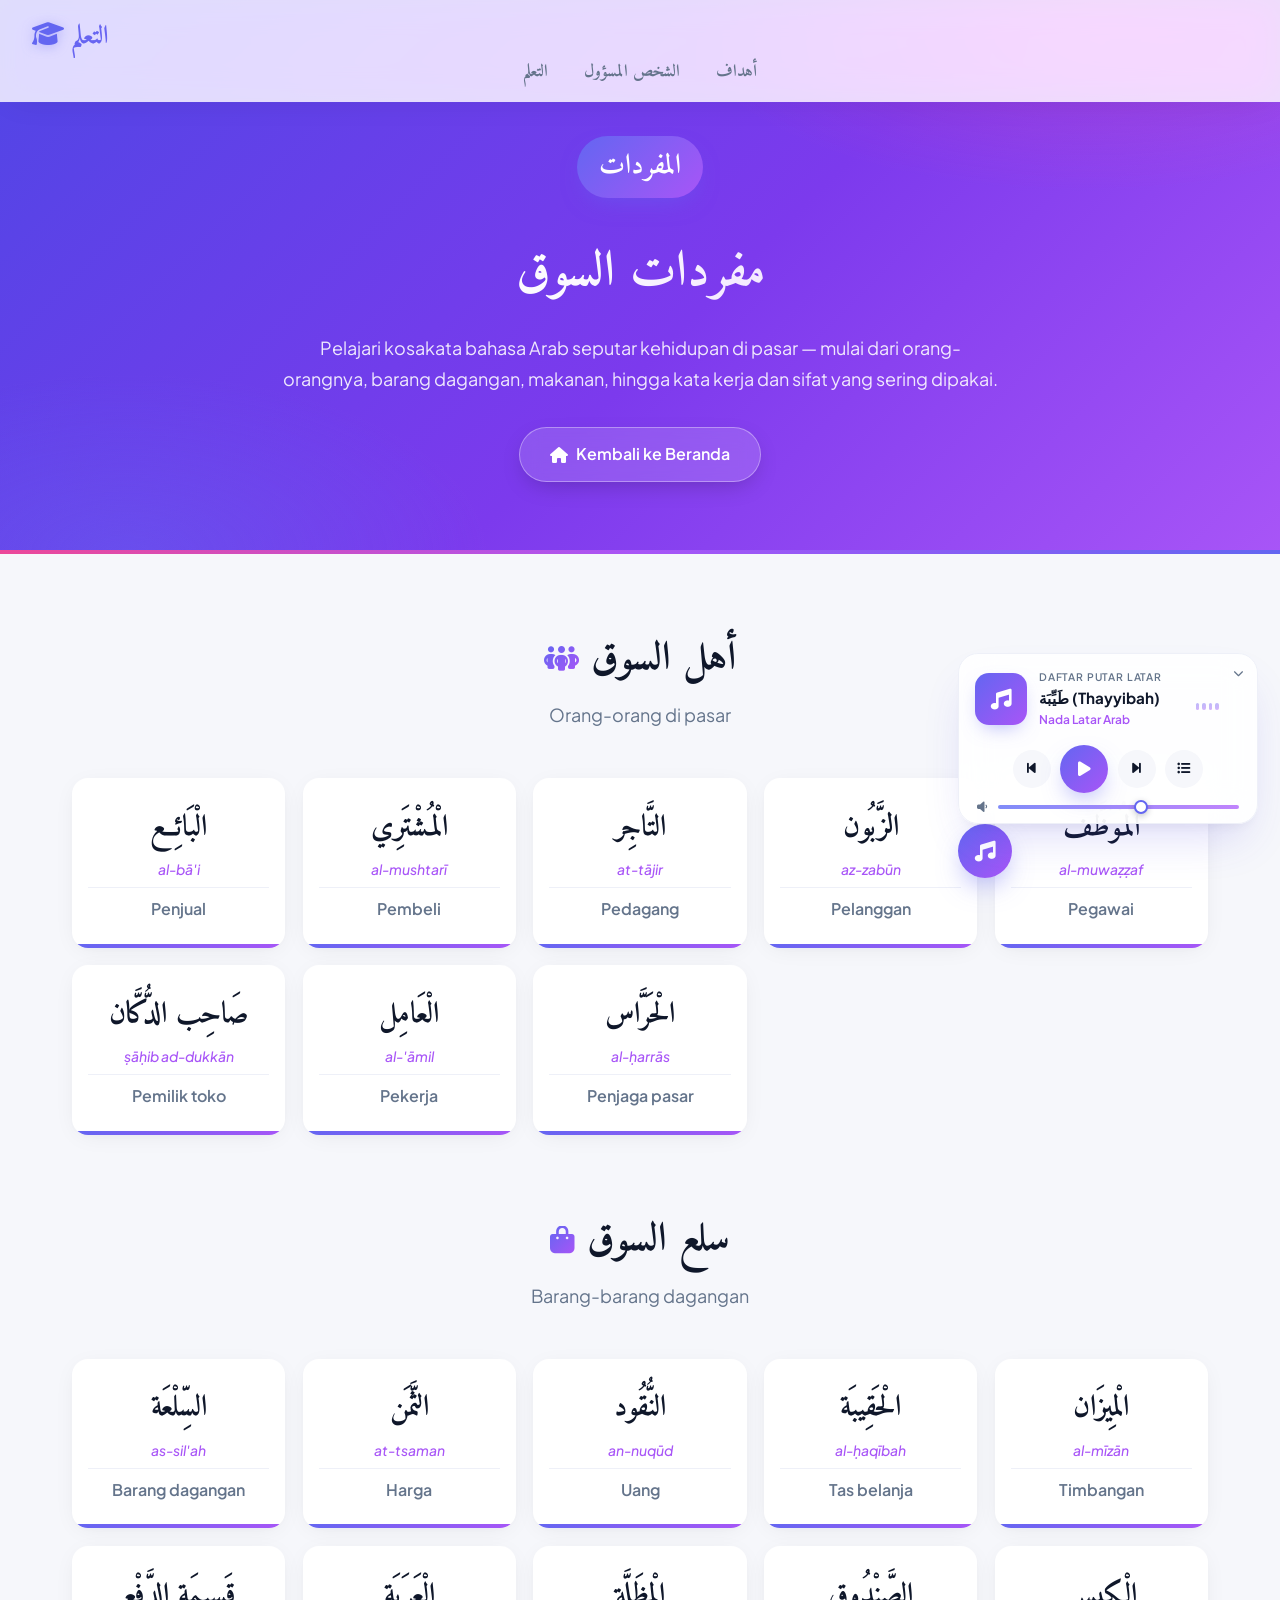
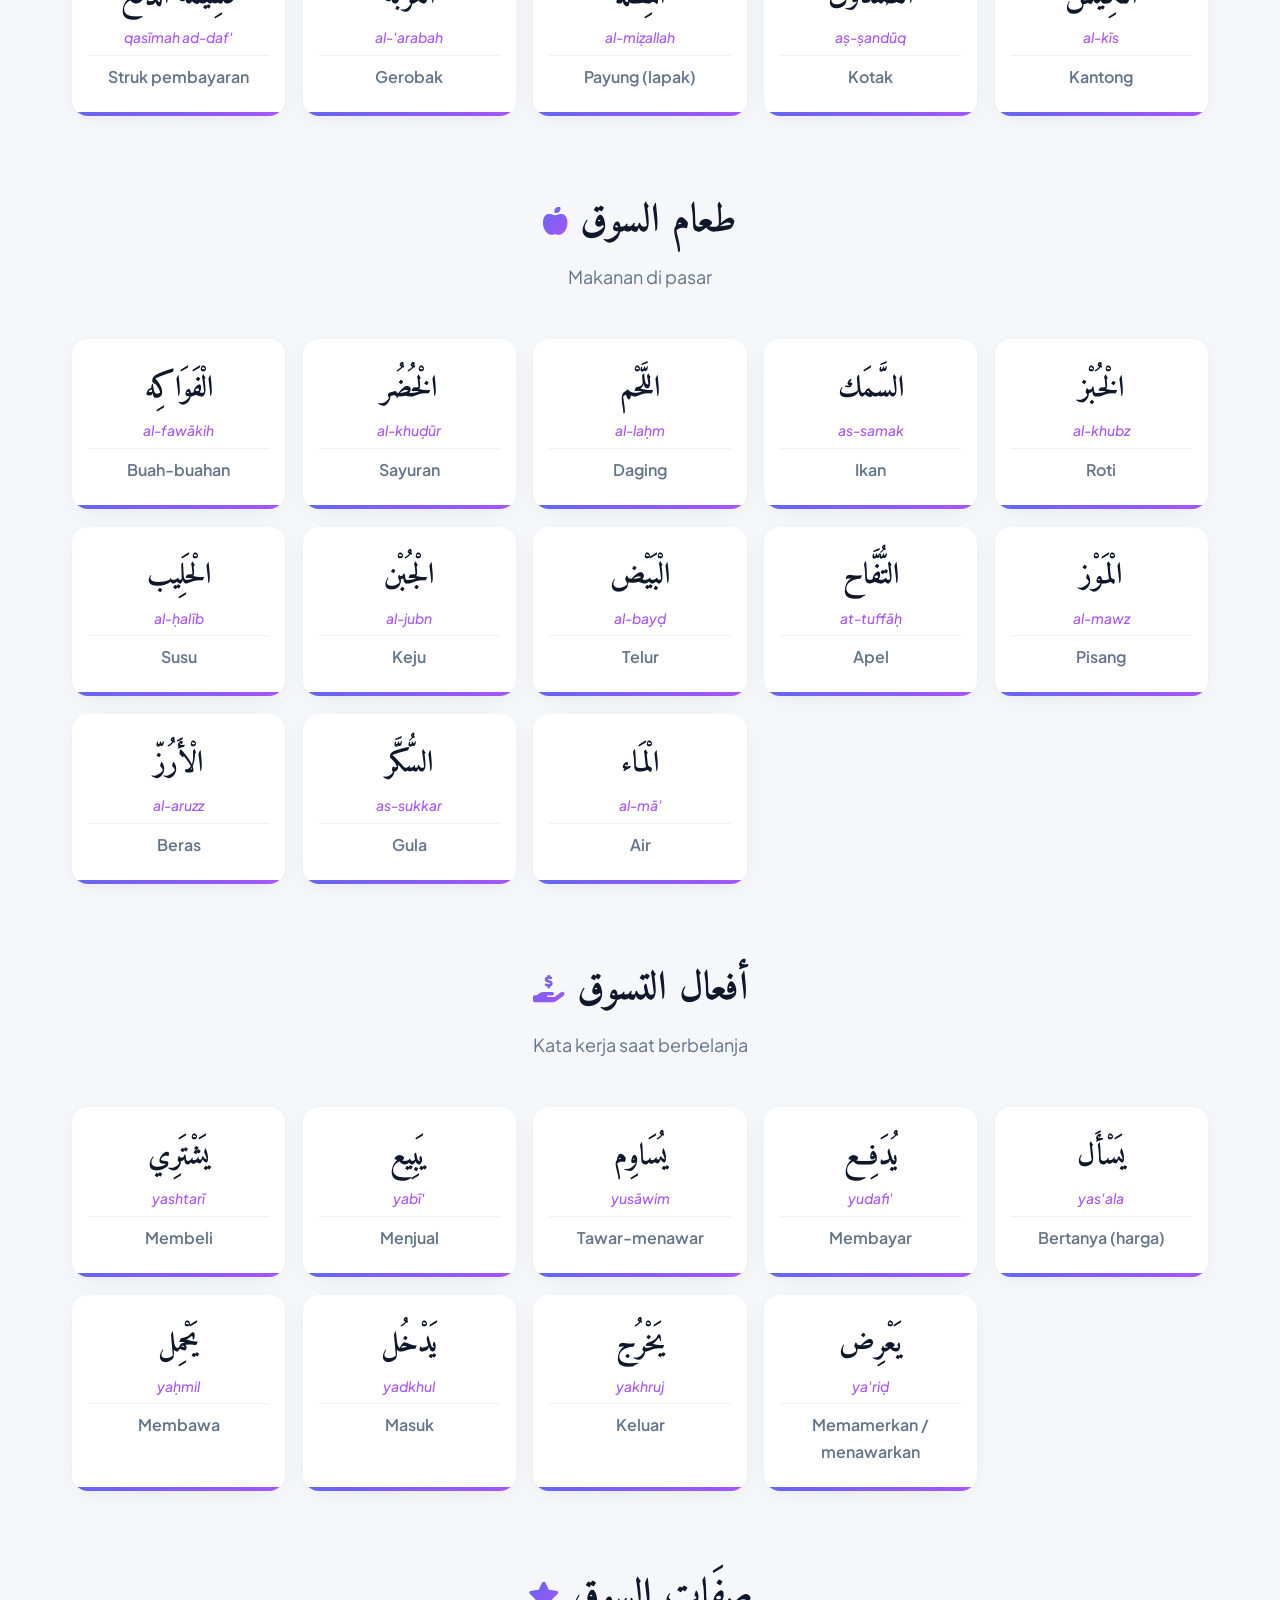
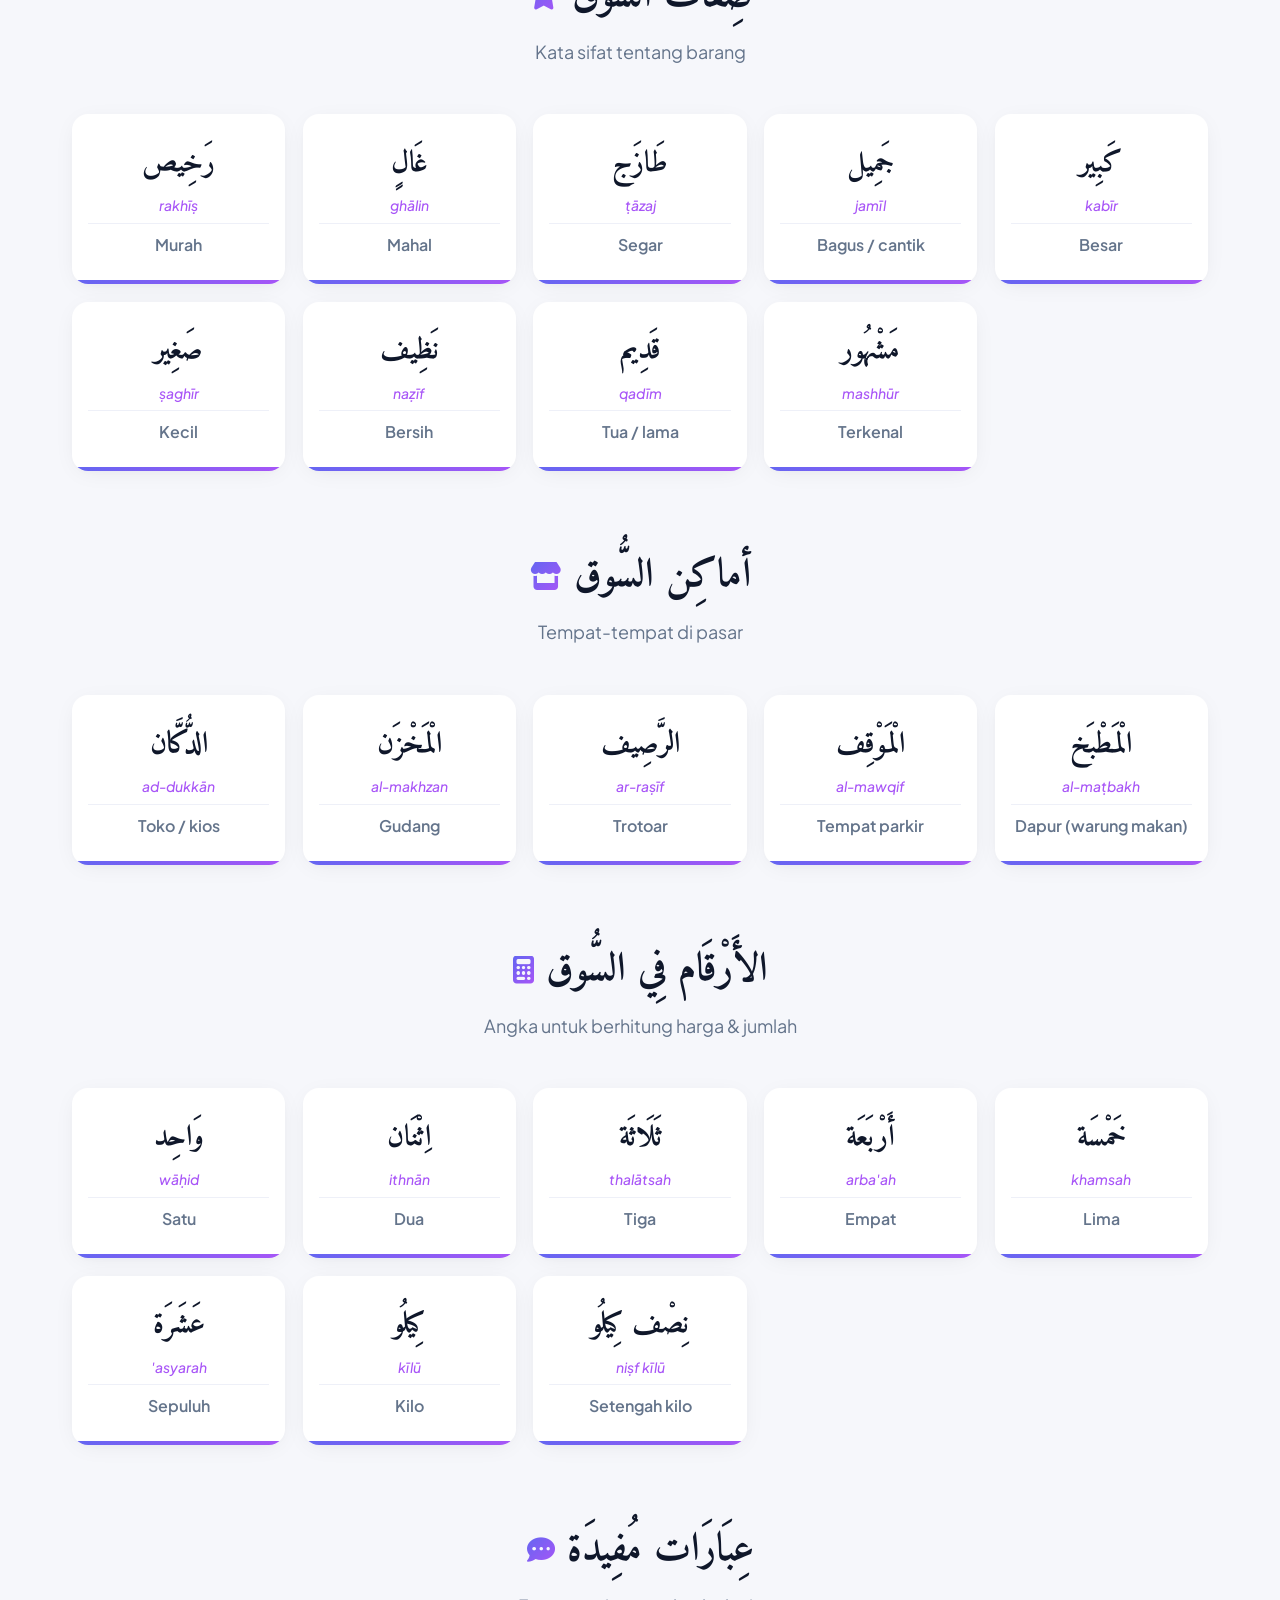
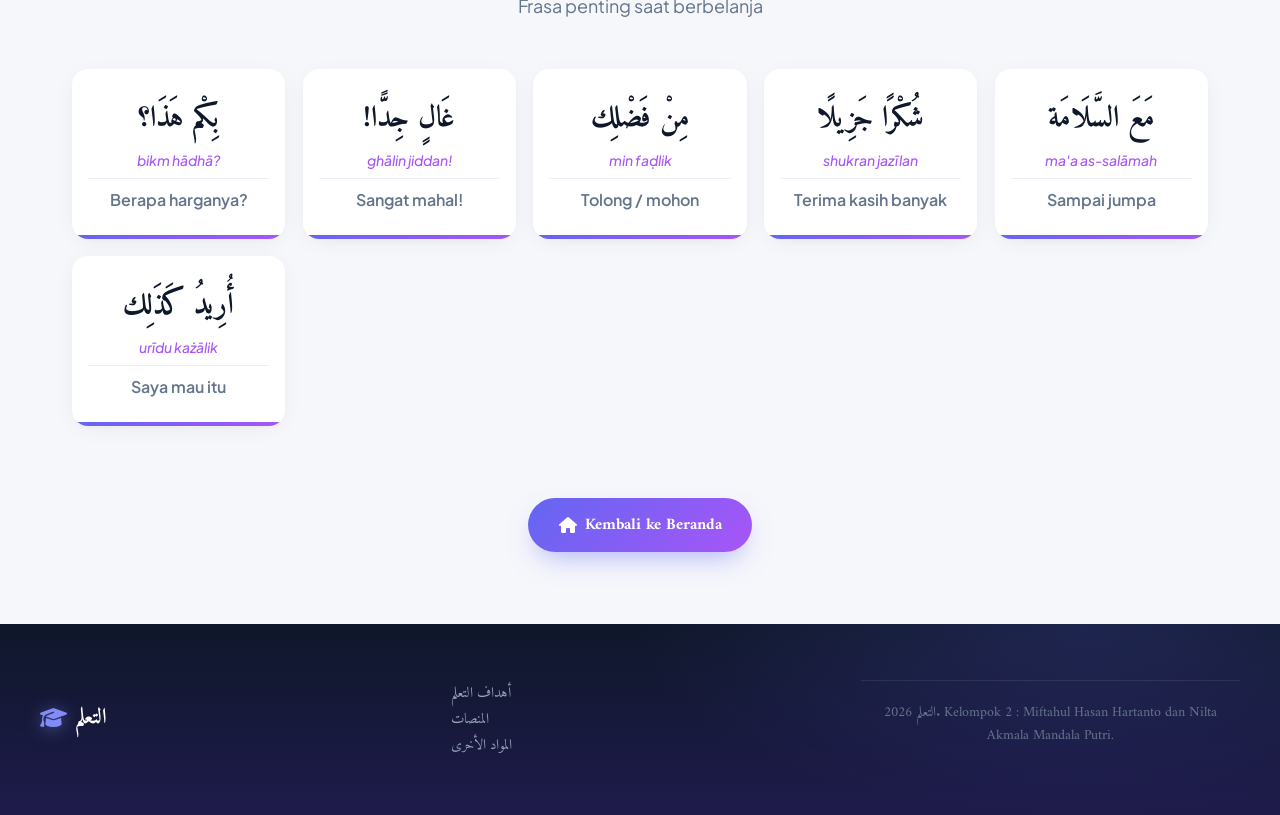
<file: kosakata-pasar.html>
<!DOCTYPE html>
<html lang="ar">
<head>
    <meta charset="UTF-8">
    <meta name="viewport" content="width=device-width, initial-scale=1.0">
    <title>مفردات السوق - التعلم</title>
    <link rel="stylesheet" href="css/style.css">
    <link rel="stylesheet" href="https://cdnjs.cloudflare.com/ajax/libs/font-awesome/6.4.0/css/all.min.css">
</head>
<body>
    <!-- Navigation -->
    <nav class="navbar">
        <div class="logo">
            <a href="index.html" style="text-decoration: none; color: inherit;">
                <i class="fa-solid fa-graduation-cap"></i>
                التعلم
            </a>
        </div>
        <ul class="nav-links">
            <li><a href="index.html#courses">التعلم</a></li>
            <li><a href="index.html#features">الشخص المسؤول</a></li>
            <li><a href="index.html#about">أهداف</a></li>
        </ul>
    </nav>

    <!-- Header Materi -->
    <header class="vocab-hero">
        <div class="vocab-hero-content">
            <span class="section-tag">المفردات</span>
            <h1>مفردات السوق</h1>
            <p>Pelajari kosakata bahasa Arab seputar kehidupan di pasar — mulai dari orang-orangnya, barang dagangan, makanan, hingga kata kerja dan sifat yang sering dipakai.</p>
            <a href="index.html" class="btn-return"><i class="fa-solid fa-house"></i> Kembali ke Beranda</a>
        </div>
    </header>

    <!-- Daftar Kosakata -->
    <main class="vocab-section">

        <!-- Kelompok 1: أهل السوق -->
        <section class="vocab-group">
            <div class="section-header">
                <h2><i class="fa-solid fa-people-group"></i> أهل السوق</h2>
                <p class="vocab-group-desc">Orang-orang di pasar</p>
            </div>
            <div class="vocab-grid">
                <div class="vocab-card">
                    <span class="vocab-ar">الْبَائِع</span>
                    <span class="vocab-latin">al-bā'i</span>
                    <span class="vocab-id">Penjual</span>
                </div>
                <div class="vocab-card">
                    <span class="vocab-ar">الْمُشْتَرِي</span>
                    <span class="vocab-latin">al-mushtarī</span>
                    <span class="vocab-id">Pembeli</span>
                </div>
                <div class="vocab-card">
                    <span class="vocab-ar">التَّاجِر</span>
                    <span class="vocab-latin">at-tājir</span>
                    <span class="vocab-id">Pedagang</span>
                </div>
                <div class="vocab-card">
                    <span class="vocab-ar">الزَّبُون</span>
                    <span class="vocab-latin">az-zabūn</span>
                    <span class="vocab-id">Pelanggan</span>
                </div>
                <div class="vocab-card">
                    <span class="vocab-ar">الْمُوَظَّف</span>
                    <span class="vocab-latin">al-muwaẓẓaf</span>
                    <span class="vocab-id">Pegawai</span>
                </div>
                <div class="vocab-card">
                    <span class="vocab-ar">صَاحِب الدُّكَّان</span>
                    <span class="vocab-latin">ṣāḥib ad-dukkān</span>
                    <span class="vocab-id">Pemilik toko</span>
                </div>
                <div class="vocab-card">
                    <span class="vocab-ar">الْعَامِل</span>
                    <span class="vocab-latin">al-'āmil</span>
                    <span class="vocab-id">Pekerja</span>
                </div>
                <div class="vocab-card">
                    <span class="vocab-ar">الْحَرَّاس</span>
                    <span class="vocab-latin">al-ḥarrās</span>
                    <span class="vocab-id">Penjaga pasar</span>
                </div>
            </div>
        </section>

        <!-- Kelompok 2: سلع السوق -->
        <section class="vocab-group">
            <div class="section-header">
                <h2><i class="fa-solid fa-bag-shopping"></i> سلع السوق</h2>
                <p class="vocab-group-desc">Barang-barang dagangan</p>
            </div>
            <div class="vocab-grid">
                <div class="vocab-card">
                    <span class="vocab-ar">السِّلْعَة</span>
                    <span class="vocab-latin">as-sil'ah</span>
                    <span class="vocab-id">Barang dagangan</span>
                </div>
                <div class="vocab-card">
                    <span class="vocab-ar">الثَّمَن</span>
                    <span class="vocab-latin">at-tsaman</span>
                    <span class="vocab-id">Harga</span>
                </div>
                <div class="vocab-card">
                    <span class="vocab-ar">النُّقُود</span>
                    <span class="vocab-latin">an-nuqūd</span>
                    <span class="vocab-id">Uang</span>
                </div>
                <div class="vocab-card">
                    <span class="vocab-ar">الْحَقِيبَة</span>
                    <span class="vocab-latin">al-ḥaqībah</span>
                    <span class="vocab-id">Tas belanja</span>
                </div>
                <div class="vocab-card">
                    <span class="vocab-ar">الْمِيزَان</span>
                    <span class="vocab-latin">al-mīzān</span>
                    <span class="vocab-id">Timbangan</span>
                </div>
                <div class="vocab-card">
                    <span class="vocab-ar">قَسِيمَة الدَّفْع</span>
                    <span class="vocab-latin">qasīmah ad-daf'</span>
                    <span class="vocab-id">Struk pembayaran</span>
                </div>
                <div class="vocab-card">
                    <span class="vocab-ar">الْعَرَبَة</span>
                    <span class="vocab-latin">al-'arabah</span>
                    <span class="vocab-id">Gerobak</span>
                </div>
                <div class="vocab-card">
                    <span class="vocab-ar">الْمِظَلَّة</span>
                    <span class="vocab-latin">al-miẓallah</span>
                    <span class="vocab-id">Payung (lapak)</span>
                </div>
                <div class="vocab-card">
                    <span class="vocab-ar">الصَّنْدُوق</span>
                    <span class="vocab-latin">aṣ-ṣandūq</span>
                    <span class="vocab-id">Kotak</span>
                </div>
                <div class="vocab-card">
                    <span class="vocab-ar">الْكِيس</span>
                    <span class="vocab-latin">al-kīs</span>
                    <span class="vocab-id">Kantong</span>
                </div>
            </div>
        </section>

        <!-- Kelompok 3: طعام السوق -->
        <section class="vocab-group">
            <div class="section-header">
                <h2><i class="fa-solid fa-apple-whole"></i> طعام السوق</h2>
                <p class="vocab-group-desc">Makanan di pasar</p>
            </div>
            <div class="vocab-grid">
                <div class="vocab-card">
                    <span class="vocab-ar">الْفَوَاكِه</span>
                    <span class="vocab-latin">al-fawākih</span>
                    <span class="vocab-id">Buah-buahan</span>
                </div>
                <div class="vocab-card">
                    <span class="vocab-ar">الْخُضُر</span>
                    <span class="vocab-latin">al-khuḍūr</span>
                    <span class="vocab-id">Sayuran</span>
                </div>
                <div class="vocab-card">
                    <span class="vocab-ar">اللَّحْم</span>
                    <span class="vocab-latin">al-laḥm</span>
                    <span class="vocab-id">Daging</span>
                </div>
                <div class="vocab-card">
                    <span class="vocab-ar">السَّمَك</span>
                    <span class="vocab-latin">as-samak</span>
                    <span class="vocab-id">Ikan</span>
                </div>
                <div class="vocab-card">
                    <span class="vocab-ar">الْخُبْز</span>
                    <span class="vocab-latin">al-khubz</span>
                    <span class="vocab-id">Roti</span>
                </div>
                <div class="vocab-card">
                    <span class="vocab-ar">الْحَلِيب</span>
                    <span class="vocab-latin">al-ḥalīb</span>
                    <span class="vocab-id">Susu</span>
                </div>
                <div class="vocab-card">
                    <span class="vocab-ar">الْجُبْن</span>
                    <span class="vocab-latin">al-jubn</span>
                    <span class="vocab-id">Keju</span>
                </div>
                <div class="vocab-card">
                    <span class="vocab-ar">الْبَيْض</span>
                    <span class="vocab-latin">al-bayḍ</span>
                    <span class="vocab-id">Telur</span>
                </div>
                <div class="vocab-card">
                    <span class="vocab-ar">التُّفَّاح</span>
                    <span class="vocab-latin">at-tuffāḥ</span>
                    <span class="vocab-id">Apel</span>
                </div>
                <div class="vocab-card">
                    <span class="vocab-ar">الْمَوْز</span>
                    <span class="vocab-latin">al-mawz</span>
                    <span class="vocab-id">Pisang</span>
                </div>
                <div class="vocab-card">
                    <span class="vocab-ar">الْأَرُزّ</span>
                    <span class="vocab-latin">al-aruzz</span>
                    <span class="vocab-id">Beras</span>
                </div>
                <div class="vocab-card">
                    <span class="vocab-ar">السُّكَّر</span>
                    <span class="vocab-latin">as-sukkar</span>
                    <span class="vocab-id">Gula</span>
                </div>
                <div class="vocab-card">
                    <span class="vocab-ar">الْمَاء</span>
                    <span class="vocab-latin">al-mā'</span>
                    <span class="vocab-id">Air</span>
                </div>
            </div>
        </section>

        <!-- Kelompok 4: أفعال التسوق -->
        <section class="vocab-group">
            <div class="section-header">
                <h2><i class="fa-solid fa-hand-holding-dollar"></i> أفعال التسوق</h2>
                <p class="vocab-group-desc">Kata kerja saat berbelanja</p>
            </div>
            <div class="vocab-grid">
                <div class="vocab-card">
                    <span class="vocab-ar">يَشْتَرِي</span>
                    <span class="vocab-latin">yashtarī</span>
                    <span class="vocab-id">Membeli</span>
                </div>
                <div class="vocab-card">
                    <span class="vocab-ar">يَبِيع</span>
                    <span class="vocab-latin"> yabī'</span>
                    <span class="vocab-id">Menjual</span>
                </div>
                <div class="vocab-card">
                    <span class="vocab-ar">يُسَاوِم</span>
                    <span class="vocab-latin">yusāwim</span>
                    <span class="vocab-id">Tawar-menawar</span>
                </div>
                <div class="vocab-card">
                    <span class="vocab-ar">يُدَفِع</span>
                    <span class="vocab-latin">yudafi'</span>
                    <span class="vocab-id">Membayar</span>
                </div>
                <div class="vocab-card">
                    <span class="vocab-ar">يَسْأَل</span>
                    <span class="vocab-latin">yas'ala</span>
                    <span class="vocab-id">Bertanya (harga)</span>
                </div>
                <div class="vocab-card">
                    <span class="vocab-ar">يَحْمِل</span>
                    <span class="vocab-latin">yaḥmil</span>
                    <span class="vocab-id">Membawa</span>
                </div>
                <div class="vocab-card">
                    <span class="vocab-ar">يَدْخُل</span>
                    <span class="vocab-latin">yadkhul</span>
                    <span class="vocab-id">Masuk</span>
                </div>
                <div class="vocab-card">
                    <span class="vocab-ar">يَخْرُج</span>
                    <span class="vocab-latin">yakhruj</span>
                    <span class="vocab-id">Keluar</span>
                </div>
                <div class="vocab-card">
                    <span class="vocab-ar">يَعْرِض</span>
                    <span class="vocab-latin">ya'riḍ</span>
                    <span class="vocab-id">Memamerkan / menawarkan</span>
                </div>
            </div>
        </section>

        <!-- Kelompok 5: صِفَات السوق -->
        <section class="vocab-group">
            <div class="section-header">
                <h2><i class="fa-solid fa-star"></i> صِفَات السوق</h2>
                <p class="vocab-group-desc">Kata sifat tentang barang</p>
            </div>
            <div class="vocab-grid">
                <div class="vocab-card">
                    <span class="vocab-ar">رَخِيص</span>
                    <span class="vocab-latin">rakhīṣ</span>
                    <span class="vocab-id">Murah</span>
                </div>
                <div class="vocab-card">
                    <span class="vocab-ar">غَالٍ</span>
                    <span class="vocab-latin">ghālin</span>
                    <span class="vocab-id">Mahal</span>
                </div>
                <div class="vocab-card">
                    <span class="vocab-ar">طَازَج</span>
                    <span class="vocab-latin">ṭāzaj</span>
                    <span class="vocab-id">Segar</span>
                </div>
                <div class="vocab-card">
                    <span class="vocab-ar">جَمِيل</span>
                    <span class="vocab-latin">jamīl</span>
                    <span class="vocab-id">Bagus / cantik</span>
                </div>
                <div class="vocab-card">
                    <span class="vocab-ar">كَبِير</span>
                    <span class="vocab-latin">kabīr</span>
                    <span class="vocab-id">Besar</span>
                </div>
                <div class="vocab-card">
                    <span class="vocab-ar">صَغِير</span>
                    <span class="vocab-latin">ṣaghīr</span>
                    <span class="vocab-id">Kecil</span>
                </div>
                <div class="vocab-card">
                    <span class="vocab-ar">نَظِيف</span>
                    <span class="vocab-latin">naẓīf</span>
                    <span class="vocab-id">Bersih</span>
                </div>
                <div class="vocab-card">
                    <span class="vocab-ar">قَدِيم</span>
                    <span class="vocab-latin">qadīm</span>
                    <span class="vocab-id">Tua / lama</span>
                </div>
                <div class="vocab-card">
                    <span class="vocab-ar">مَشْهُور</span>
                    <span class="vocab-latin">mashhūr</span>
                    <span class="vocab-id">Terkenal</span>
                </div>
            </div>
        </section>

        <!-- Kelompok 6: أماكن السوق -->
        <section class="vocab-group">
            <div class="section-header">
                <h2><i class="fa-solid fa-store"></i> أماكِن السُّوق</h2>
                <p class="vocab-group-desc">Tempat-tempat di pasar</p>
            </div>
            <div class="vocab-grid">
                <div class="vocab-card">
                    <span class="vocab-ar">الدُّكَّان</span>
                    <span class="vocab-latin">ad-dukkān</span>
                    <span class="vocab-id">Toko / kios</span>
                </div>
                <div class="vocab-card">
                    <span class="vocab-ar">الْمَخْزَن</span>
                    <span class="vocab-latin">al-makhzan</span>
                    <span class="vocab-id">Gudang</span>
                </div>
                <div class="vocab-card">
                    <span class="vocab-ar">الرَّصِيف</span>
                    <span class="vocab-latin">ar-raṣīf</span>
                    <span class="vocab-id">Trotoar</span>
                </div>
                <div class="vocab-card">
                    <span class="vocab-ar">الْمَوْقِف</span>
                    <span class="vocab-latin">al-mawqif</span>
                    <span class="vocab-id">Tempat parkir</span>
                </div>
                <div class="vocab-card">
                    <span class="vocab-ar">الْمَطْبَخ</span>
                    <span class="vocab-latin">al-maṭbakh</span>
                    <span class="vocab-id">Dapur (warung makan)</span>
                </div>
            </div>
        </section>

        <!-- Kelompok 7: الأرقام في السوق -->
        <section class="vocab-group">
            <div class="section-header">
                <h2><i class="fa-solid fa-calculator"></i> الأَرْقَام فِي السُّوق</h2>
                <p class="vocab-group-desc">Angka untuk berhitung harga & jumlah</p>
            </div>
            <div class="vocab-grid">
                <div class="vocab-card">
                    <span class="vocab-ar">وَاحِد</span>
                    <span class="vocab-latin">wāḥid</span>
                    <span class="vocab-id">Satu</span>
                </div>
                <div class="vocab-card">
                    <span class="vocab-ar">اِثْنَان</span>
                    <span class="vocab-latin">ithnān</span>
                    <span class="vocab-id">Dua</span>
                </div>
                <div class="vocab-card">
                    <span class="vocab-ar">ثَلَاثَة</span>
                    <span class="vocab-latin">thalātsah</span>
                    <span class="vocab-id">Tiga</span>
                </div>
                <div class="vocab-card">
                    <span class="vocab-ar">أَرْبَعَة</span>
                    <span class="vocab-latin">arba'ah</span>
                    <span class="vocab-id">Empat</span>
                </div>
                <div class="vocab-card">
                    <span class="vocab-ar">خَمْسَة</span>
                    <span class="vocab-latin">khamsah</span>
                    <span class="vocab-id">Lima</span>
                </div>
                <div class="vocab-card">
                    <span class="vocab-ar">عَشَرَة</span>
                    <span class="vocab-latin">'asyarah</span>
                    <span class="vocab-id">Sepuluh</span>
                </div>
                <div class="vocab-card">
                    <span class="vocab-ar">كِيلُو</span>
                    <span class="vocab-latin">kīlū</span>
                    <span class="vocab-id">Kilo</span>
                </div>
                <div class="vocab-card">
                    <span class="vocab-ar">نِصْف كِيلُو</span>
                    <span class="vocab-latin">niṣf kīlū</span>
                    <span class="vocab-id">Setengah kilo</span>
                </div>
            </div>
        </section>

        <!-- Kelompok 8: عبارات مفيدة -->
        <section class="vocab-group">
            <div class="section-header">
                <h2><i class="fa-solid fa-comment-dots"></i> عِبَارَات مُفِيدَة</h2>
                <p class="vocab-group-desc">Frasa penting saat berbelanja</p>
            </div>
            <div class="vocab-grid">
                <div class="vocab-card">
                    <span class="vocab-ar">بِكْم هَذَا؟</span>
                    <span class="vocab-latin">bikm hādhā?</span>
                    <span class="vocab-id">Berapa harganya?</span>
                </div>
                <div class="vocab-card">
                    <span class="vocab-ar">غَالٍ جِدًّا!</span>
                    <span class="vocab-latin">ghālin jiddan!</span>
                    <span class="vocab-id">Sangat mahal!</span>
                </div>
                <div class="vocab-card">
                    <span class="vocab-ar">مِنْ فَضْلِك</span>
                    <span class="vocab-latin">min faḍlik</span>
                    <span class="vocab-id">Tolong / mohon</span>
                </div>
                <div class="vocab-card">
                    <span class="vocab-ar">شُكْرًا جَزِيلًا</span>
                    <span class="vocab-latin">shukran jazīlan</span>
                    <span class="vocab-id">Terima kasih banyak</span>
                </div>
                <div class="vocab-card">
                    <span class="vocab-ar">مَعَ السَّلَامَة</span>
                    <span class="vocab-latin">ma'a as-salāmah</span>
                    <span class="vocab-id">Sampai jumpa</span>
                </div>
                <div class="vocab-card">
                    <span class="vocab-ar">أُرِيدُ كَذَلِك</span>
                    <span class="vocab-latin">urīdu każālik</span>
                    <span class="vocab-id">Saya mau itu</span>
                </div>
            </div>
        </section>

        <!-- Tombol kembali -->
        <div class="vocab-footer-nav">
            <a href="index.html" class="btn-primary"><i class="fa-solid fa-house"></i> Kembali ke Beranda</a>
        </div>

    </main>

    <!-- Footer -->
    <footer>
        <div class="footer-content">
            <div class="footer-logo">
                <i class="fa-solid fa-graduation-cap"></i>
                التعلم
            </div>
            <ul class="footer-links">
                <li><a href="index.html#about">أهداف التعلم</a></li>
                <li><a href="index.html#features">المنصات</a></li>
                <li><a href="index.html#courses">المواد الأخرى</a></li>
            </ul>
            <p class="footer-copyright">2026 التعلم. Kelompok 2 : Miftahul Hasan Hartanto dan Nilta Akmala Mandala Putri.</p>
        </div>
    </footer>

    <nav class="nav-toggle" id="navToggle">
        <span></span>
        <span></span>
        <span></span>
    </nav>

    <script>
        // Mobile navigation toggle
        const navToggle = document.querySelector('.nav-toggle');
        const navLinks = document.querySelector('.nav-links');

        if (navToggle) {
            navToggle.addEventListener('click', () => {
                navLinks.classList.toggle('active');
            });
        }
    </script>
    <script src="js/music-player.js"></script>
</body>
</html>
</file>
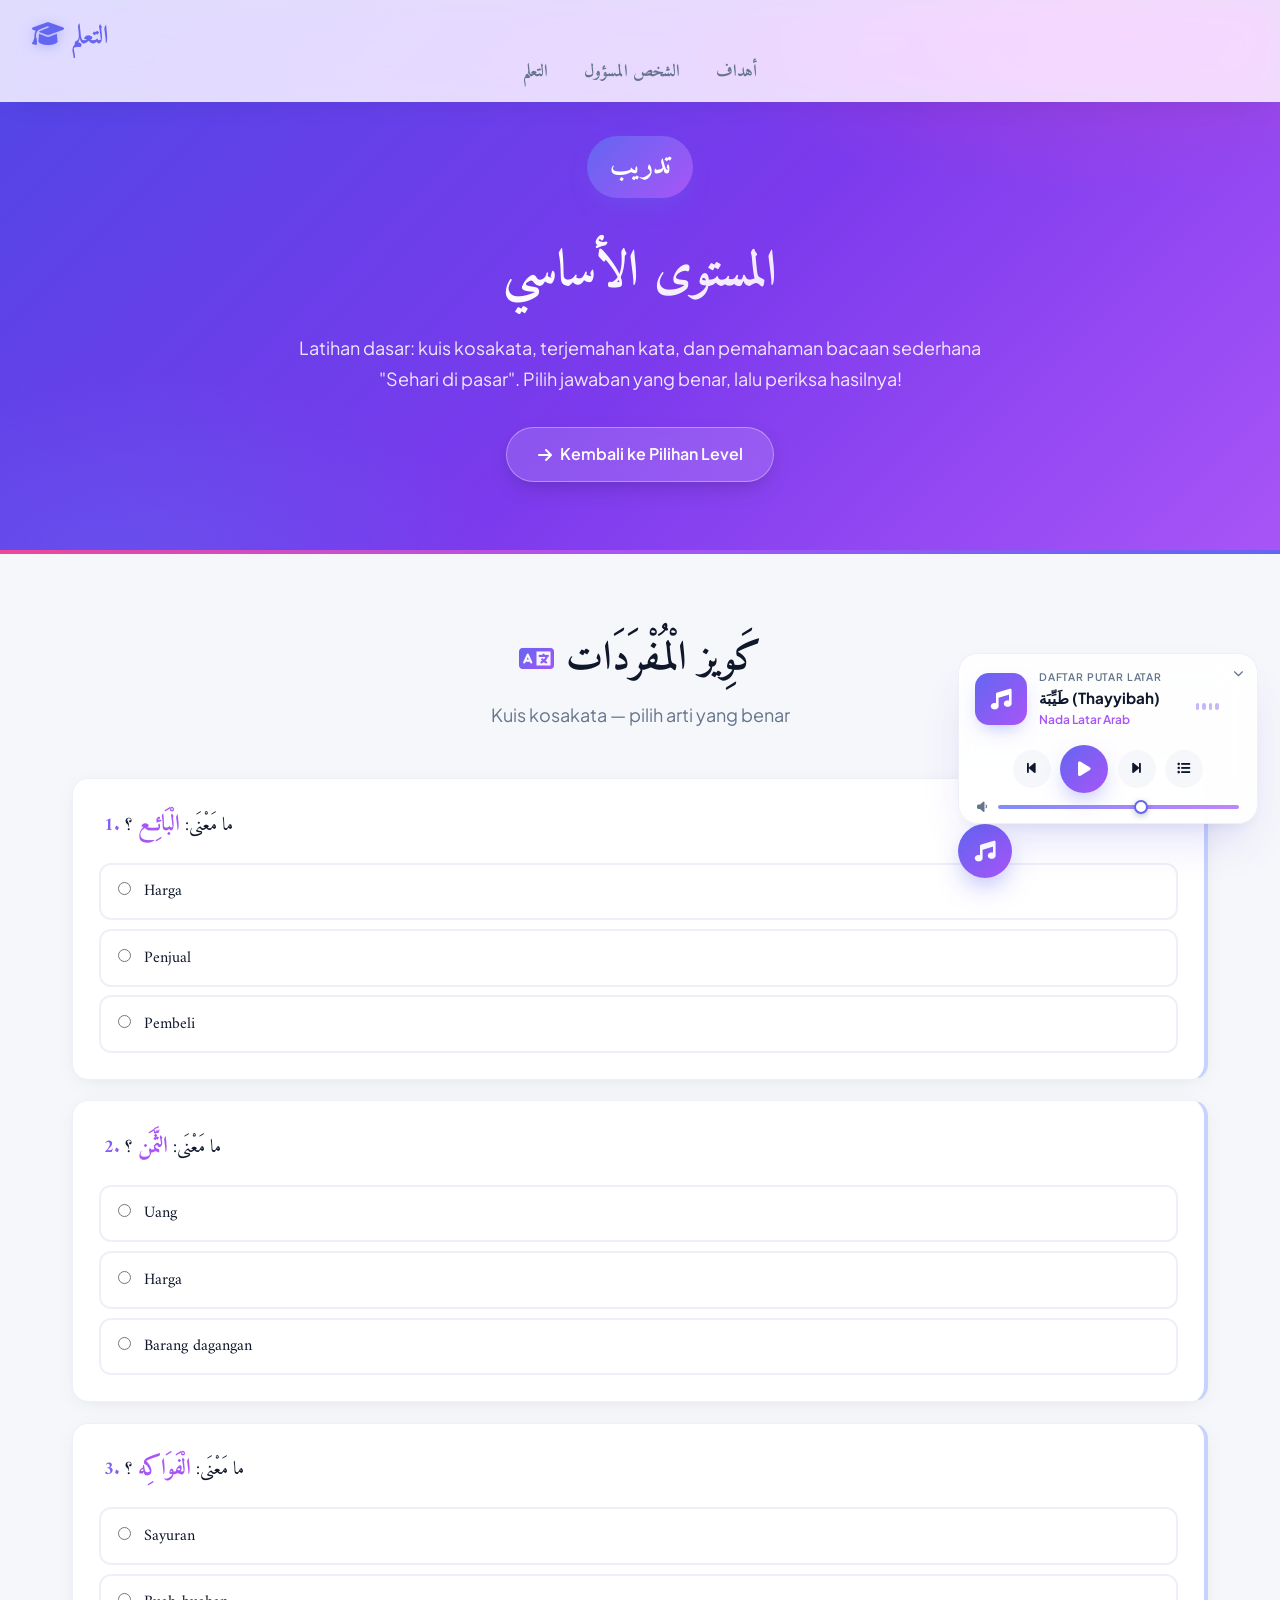
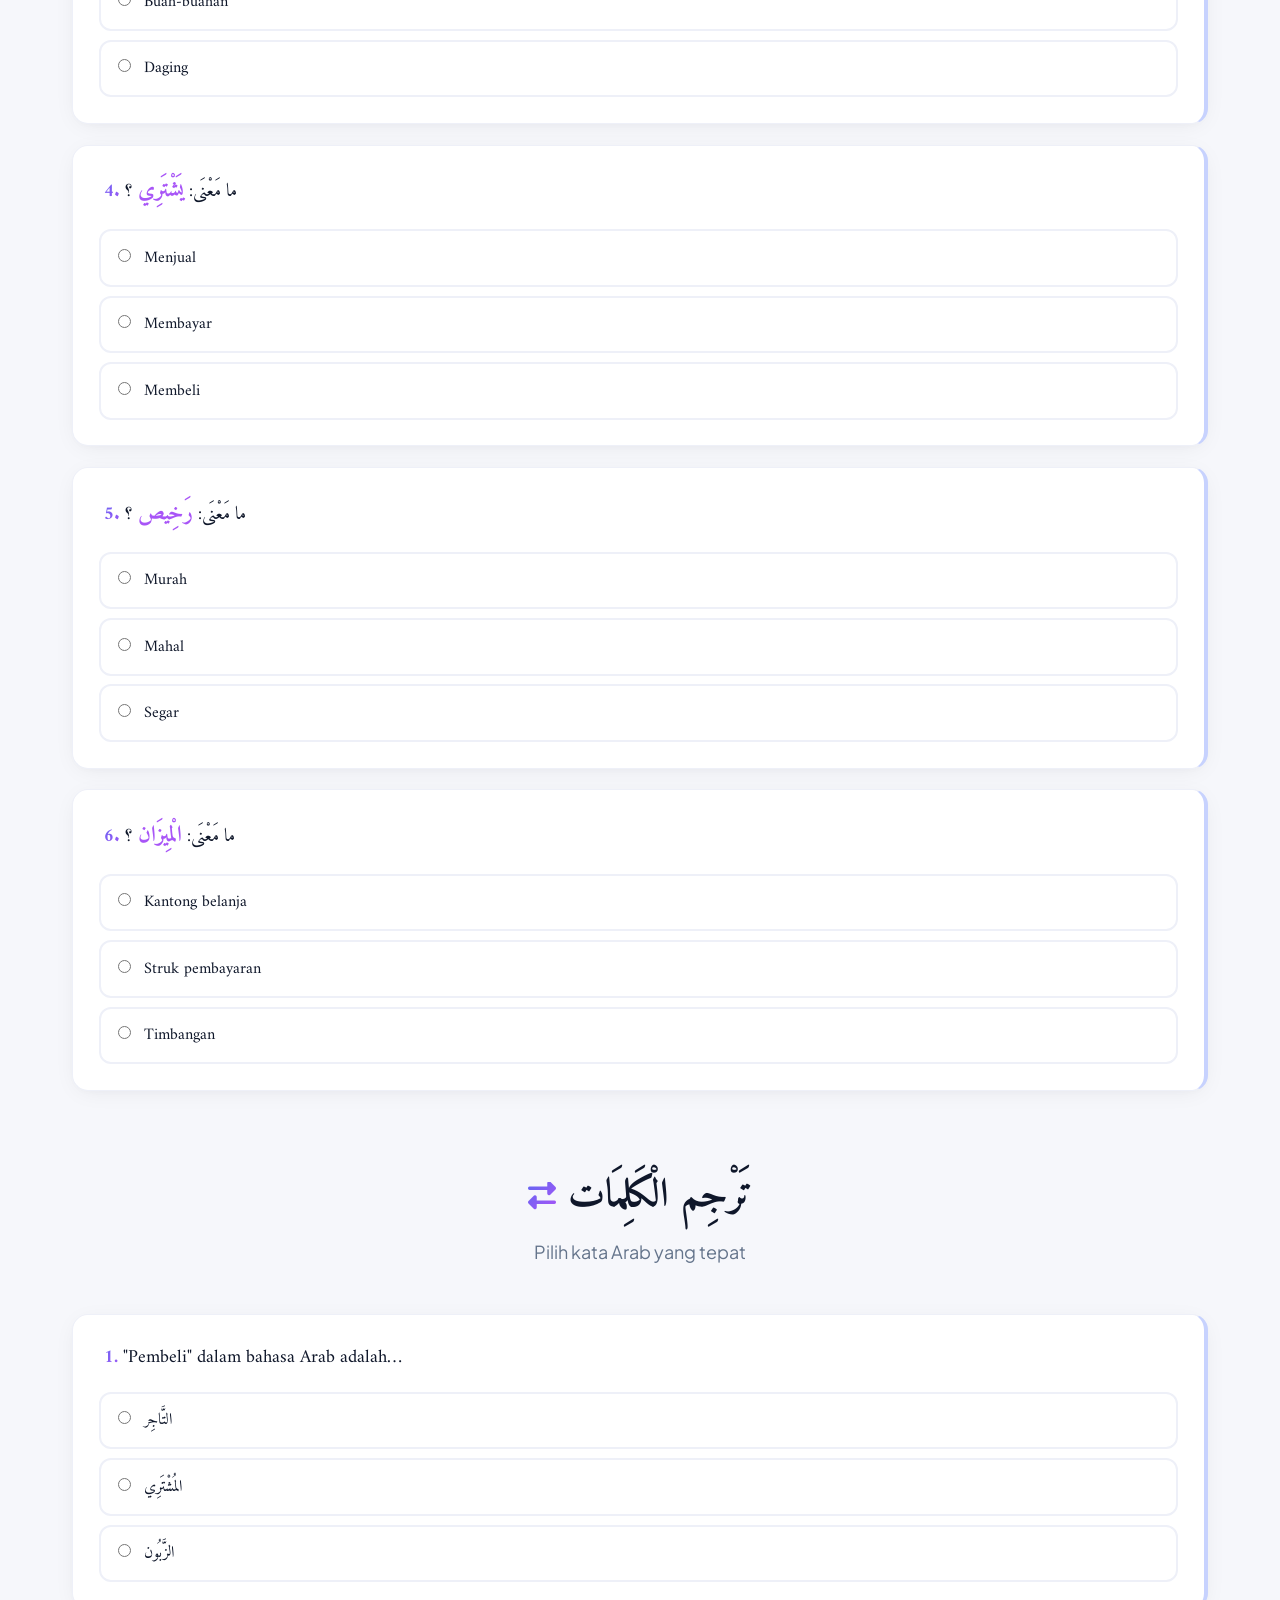
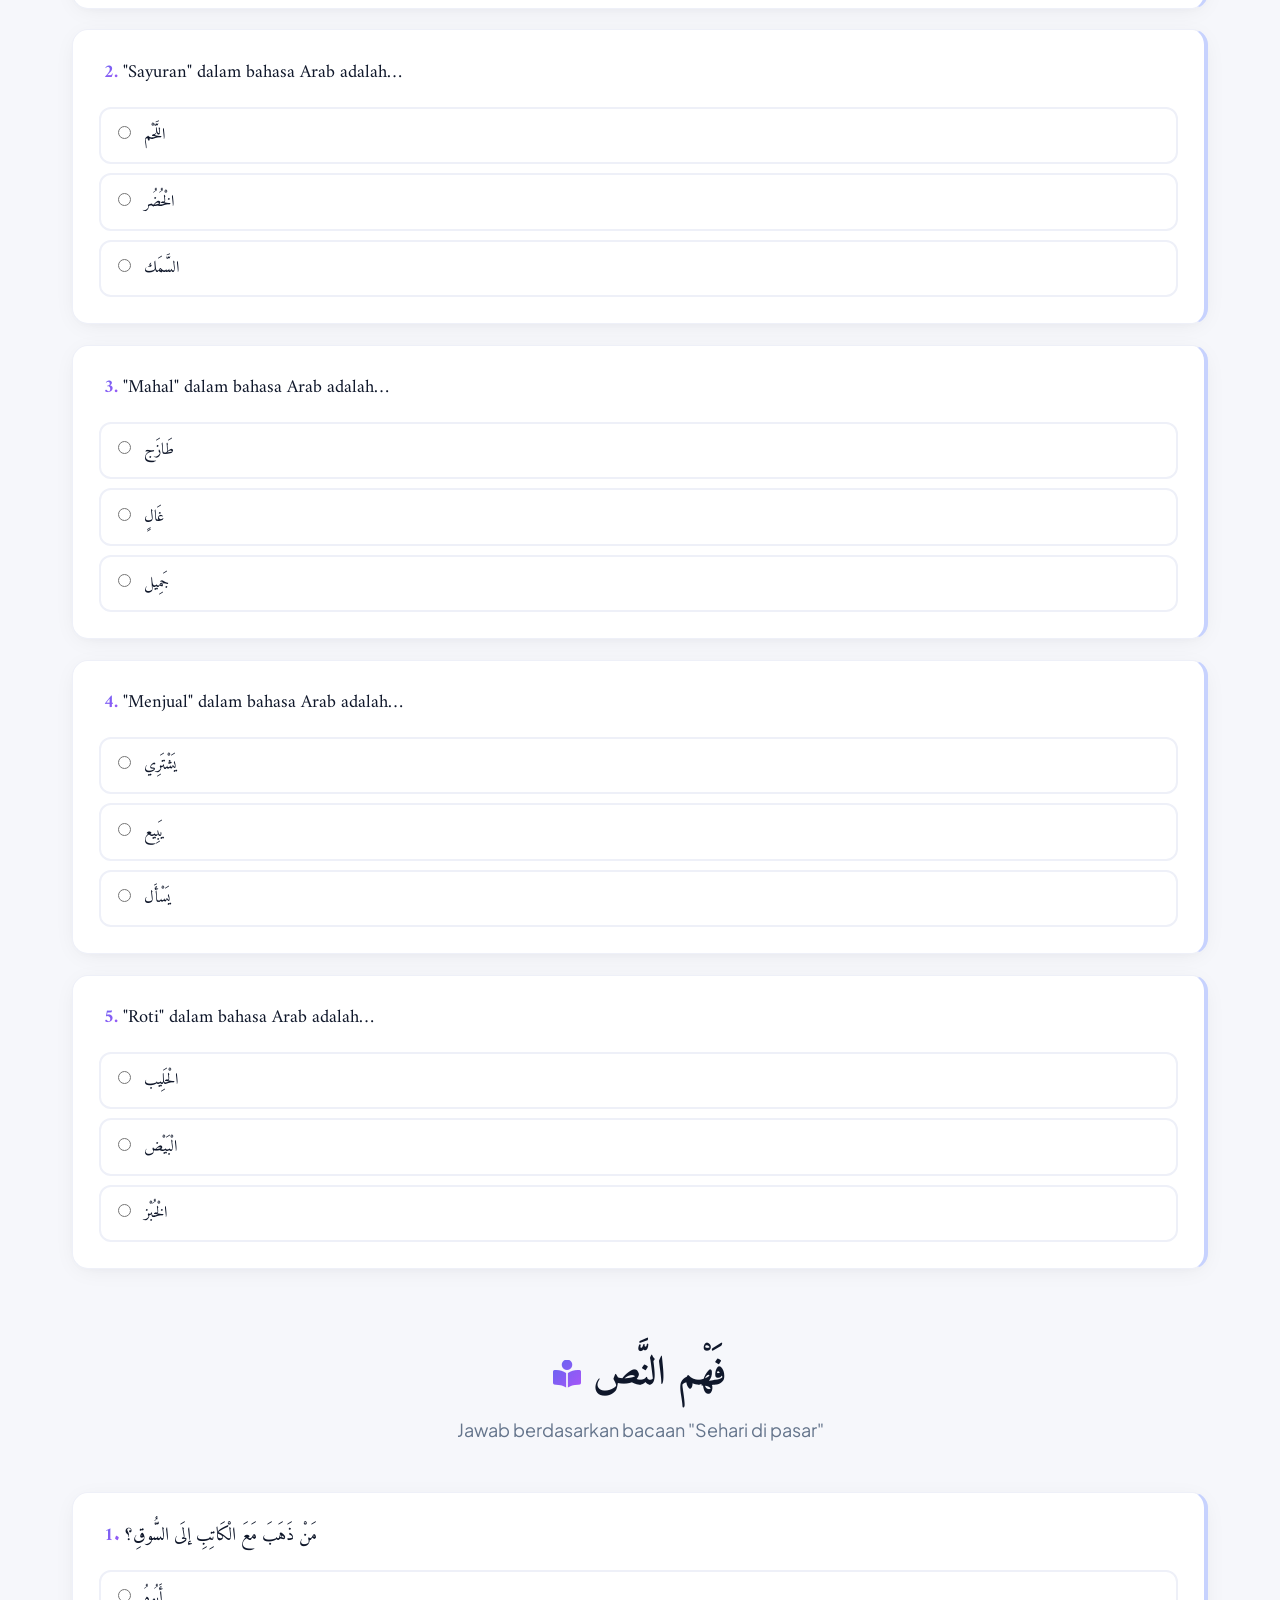
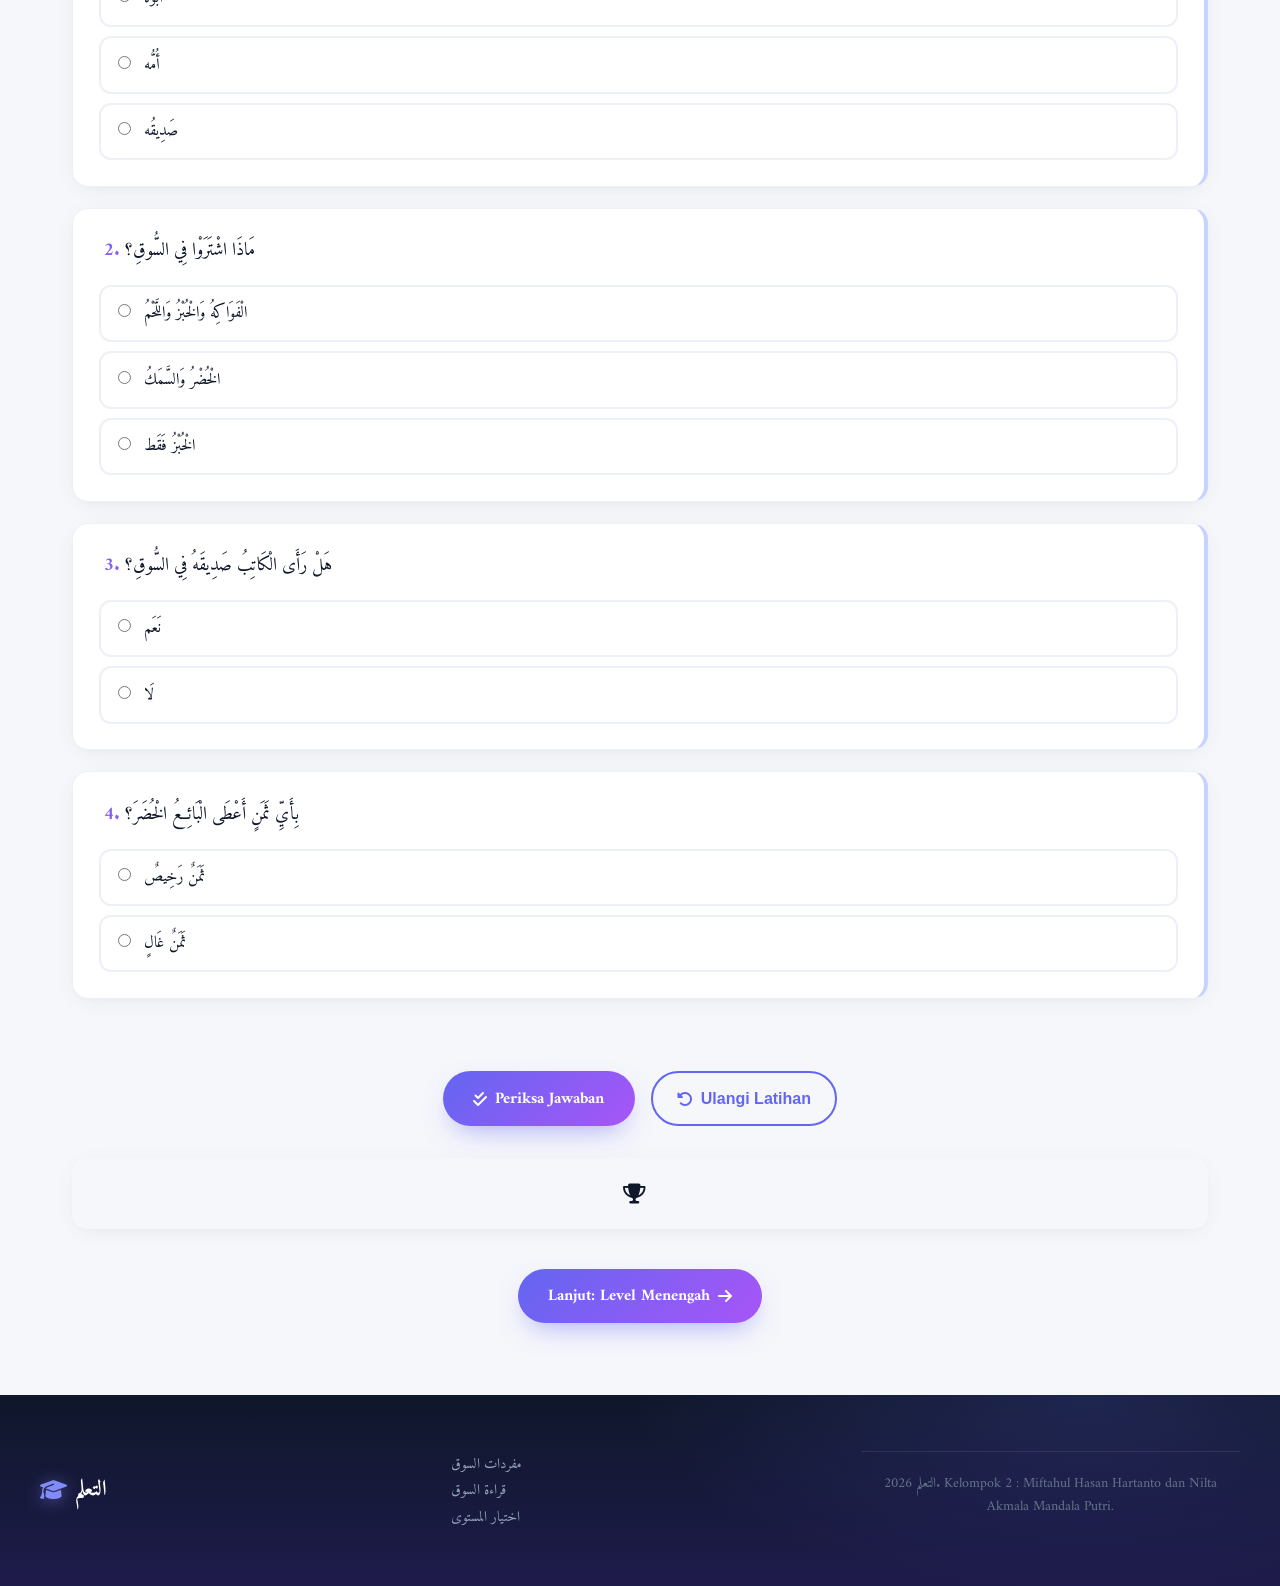
<file: latihan-dasar.html>
<!DOCTYPE html>
<html lang="ar">
<head>
    <meta charset="UTF-8">
    <meta name="viewport" content="width=device-width, initial-scale=1.0">
    <title>تدريب المستوى الأساسي - التعلم</title>
    <link rel="stylesheet" href="css/style.css">
    <link rel="stylesheet" href="https://cdnjs.cloudflare.com/ajax/libs/font-awesome/6.4.0/css/all.min.css">
</head>
<body>
    <!-- Navigation -->
    <nav class="navbar">
        <div class="logo">
            <a href="index.html" style="text-decoration: none; color: inherit;">
                <i class="fa-solid fa-graduation-cap"></i>
                التعلم
            </a>
        </div>
        <ul class="nav-links">
            <li><a href="index.html#courses">التعلم</a></li>
            <li><a href="index.html#features">الشخص المسؤول</a></li>
            <li><a href="index.html#about">أهداف</a></li>
        </ul>
    </nav>

    <!-- Header Materi -->
    <header class="vocab-hero">
        <div class="vocab-hero-content">
            <span class="section-tag">تدريب</span>
            <h1>المستوى الأساسي</h1>
            <p>Latihan dasar: kuis kosakata, terjemahan kata, dan pemahaman bacaan sederhana "Sehari di pasar". Pilih jawaban yang benar, lalu periksa hasilnya!</p>
            <a href="latihan-pasar.html" class="btn-return"><i class="fa-solid fa-arrow-right"></i> Kembali ke Pilihan Level</a>
        </div>
    </header>

    <!-- Isi Latihan -->
    <main class="vocab-section">

        <!-- Latihan 1: Kosakata Arab → Indonesia -->
        <section class="vocab-group">
            <div class="section-header">
                <h2><i class="fa-solid fa-language"></i> كَوِيز الْمُفْرَدَات</h2>
                <p class="vocab-group-desc">Kuis kosakata — pilih arti yang benar</p>
            </div>
            <div class="quiz-list">

                <div class="quiz-question" data-answer="penjual">
                    <p class="quiz-q"><span class="quiz-num">1.</span> ما مَعْنَى: <strong class="quiz-hint">الْبَائِع</strong> ؟</p>
                    <label class="quiz-option"><input type="radio" name="q1" value="harga"> Harga</label>
                    <label class="quiz-option"><input type="radio" name="q1" value="penjual"> Penjual</label>
                    <label class="quiz-option"><input type="radio" name="q1" value="pembeli"> Pembeli</label>
                </div>

                <div class="quiz-question" data-answer="harga">
                    <p class="quiz-q"><span class="quiz-num">2.</span> ما مَعْنَى: <strong class="quiz-hint">الثَّمَن</strong> ؟</p>
                    <label class="quiz-option"><input type="radio" name="q2" value="u"> Uang</label>
                    <label class="quiz-option"><input type="radio" name="q2" value="harga"> Harga</label>
                    <label class="quiz-option"><input type="radio" name="q2" value="barang"> Barang dagangan</label>
                </div>

                <div class="quiz-question" data-answer="buah-buahan">
                    <p class="quiz-q"><span class="quiz-num">3.</span> ما مَعْنَى: <strong class="quiz-hint">الْفَوَاكِه</strong> ؟</p>
                    <label class="quiz-option"><input type="radio" name="q3" value="sayuran"> Sayuran</label>
                    <label class="quiz-option"><input type="radio" name="q3" value="buah-buahan"> Buah-buahan</label>
                    <label class="quiz-option"><input type="radio" name="q3" value="daging"> Daging</label>
                </div>

                <div class="quiz-question" data-answer="membeli">
                    <p class="quiz-q"><span class="quiz-num">4.</span> ما مَعْنَى: <strong class="quiz-hint">يَشْتَرِي</strong> ؟</p>
                    <label class="quiz-option"><input type="radio" name="q4" value="menjual"> Menjual</label>
                    <label class="quiz-option"><input type="radio" name="q4" value="membayar"> Membayar</label>
                    <label class="quiz-option"><input type="radio" name="q4" value="membeli"> Membeli</label>
                </div>

                <div class="quiz-question" data-answer="murah">
                    <p class="quiz-q"><span class="quiz-num">5.</span> ما مَعْنَى: <strong class="quiz-hint">رَخِيص</strong> ؟</p>
                    <label class="quiz-option"><input type="radio" name="q5" value="murah"> Murah</label>
                    <label class="quiz-option"><input type="radio" name="q5" value="mahal"> Mahal</label>
                    <label class="quiz-option"><input type="radio" name="q5" value="segar"> Segar</label>
                </div>

                <div class="quiz-question" data-answer="timbangan">
                    <p class="quiz-q"><span class="quiz-num">6.</span> ما مَعْنَى: <strong class="quiz-hint">الْمِيزَان</strong> ؟</p>
                    <label class="quiz-option"><input type="radio" name="q6" value="kantong"> Kantong belanja</label>
                    <label class="quiz-option"><input type="radio" name="q6" value="struk"> Struk pembayaran</label>
                    <label class="quiz-option"><input type="radio" name="q6" value="timbangan"> Timbangan</label>
                </div>

            </div>
        </section>

        <!-- Latihan 2: Indonesia → Arab -->
        <section class="vocab-group">
            <div class="section-header">
                <h2><i class="fa-solid fa-right-left"></i> تَرْجِم الْكَلِمَات</h2>
                <p class="vocab-group-desc">Pilih kata Arab yang tepat</p>
            </div>
            <div class="quiz-list">

                <div class="quiz-question" data-answer="المُشْتَرِي">
                    <p class="quiz-q"><span class="quiz-num">1.</span> "Pembeli" dalam bahasa Arab adalah…</p>
                    <label class="quiz-option"><input type="radio" name="r1" value="التَّاجِر"> التَّاجِر</label>
                    <label class="quiz-option"><input type="radio" name="r1" value="المُشْتَرِي"> المُشْتَرِي</label>
                    <label class="quiz-option"><input type="radio" name="r1" value="الزَّبُون"> الزَّبُون</label>
                </div>

                <div class="quiz-question" data-answer="الْخُضُر">
                    <p class="quiz-q"><span class="quiz-num">2.</span> "Sayuran" dalam bahasa Arab adalah…</p>
                    <label class="quiz-option"><input type="radio" name="r2" value="اللَّحْم"> اللَّحْم</label>
                    <label class="quiz-option"><input type="radio" name="r2" value="الْخُضُر"> الْخُضُر</label>
                    <label class="quiz-option"><input type="radio" name="r2" value="السَّمَك"> السَّمَك</label>
                </div>

                <div class="quiz-question" data-answer="غَالٍ">
                    <p class="quiz-q"><span class="quiz-num">3.</span> "Mahal" dalam bahasa Arab adalah…</p>
                    <label class="quiz-option"><input type="radio" name="r3" value="طَازَج"> طَازَج</label>
                    <label class="quiz-option"><input type="radio" name="r3" value="غَالٍ"> غَالٍ</label>
                    <label class="quiz-option"><input type="radio" name="r3" value="جَمِيل"> جَمِيل</label>
                </div>

                <div class="quiz-question" data-answer="يَبِيع">
                    <p class="quiz-q"><span class="quiz-num">4.</span> "Menjual" dalam bahasa Arab adalah…</p>
                    <label class="quiz-option"><input type="radio" name="r4" value="يَشْتَرِي"> يَشْتَرِي</label>
                    <label class="quiz-option"><input type="radio" name="r4" value="يَبِيع"> يَبِيع</label>
                    <label class="quiz-option"><input type="radio" name="r4" value="يَسْأَل"> يَسْأَل</label>
                </div>

                <div class="quiz-question" data-answer="الْخُبْز">
                    <p class="quiz-q"><span class="quiz-num">5.</span> "Roti" dalam bahasa Arab adalah…</p>
                    <label class="quiz-option"><input type="radio" name="r5" value="الْحَلِيب"> الْحَلِيب</label>
                    <label class="quiz-option"><input type="radio" name="r5" value="الْبَيْض"> الْبَيْض</label>
                    <label class="quiz-option"><input type="radio" name="r5" value="الْخُبْز"> الْخُبْز</label>
                </div>

            </div>
        </section>

        <!-- Latihan 3: Pemahaman bacaan -->
        <section class="vocab-group">
            <div class="section-header">
                <h2><i class="fa-solid fa-book-open-reader"></i> فَهْم النَّص</h2>
                <p class="vocab-group-desc">Jawab berdasarkan bacaan "Sehari di pasar"</p>
            </div>
            <div class="quiz-list">

                <div class="quiz-question" data-answer="أُمُّه">
                    <p class="quiz-q"><span class="quiz-num">1.</span> مَنْ ذَهَبَ مَعَ الْكَاتِبِ إلَى السُّوقِ؟</p>
                    <label class="quiz-option"><input type="radio" name="c1" value="أَبُوهُ"> أَبُوهُ</label>
                    <label class="quiz-option"><input type="radio" name="c1" value="أُمُّه"> أُمُّه</label>
                    <label class="quiz-option"><input type="radio" name="c1" value="صَدِيقُه"> صَدِيقُه</label>
                </div>

                <div class="quiz-question" data-answer="الْفَوَاكِهُ وَالْخُبْزُ وَاللَّحْمُ">
                    <p class="quiz-q"><span class="quiz-num">2.</span> مَاذَا اشْتَرَوْا فِي السُّوقِ؟</p>
                    <label class="quiz-option"><input type="radio" name="c2" value="الْفَوَاكِهُ وَالْخُبْزُ وَاللَّحْمُ"> الْفَوَاكِهُ وَالْخُبْزُ وَاللَّحْمُ</label>
                    <label class="quiz-option"><input type="radio" name="c2" value="الْخُضْرُ وَالسَّمَكُ"> الْخُضْرُ وَالسَّمَكُ</label>
                    <label class="quiz-option"><input type="radio" name="c2" value="الْخُبْزُ فَقَط"> الْخُبْزُ فَقَط</label>
                </div>

                <div class="quiz-question" data-answer="نَعَم">
                    <p class="quiz-q"><span class="quiz-num">3.</span> هَلْ رَأَى الْكَاتِبُ صَدِيقَهُ فِي السُّوقِ؟</p>
                    <label class="quiz-option"><input type="radio" name="c3" value="نَعَم"> نَعَم</label>
                    <label class="quiz-option"><input type="radio" name="c3" value="لَا"> لَا</label>
                </div>

                <div class="quiz-question" data-answer="ثَمَنٌ رَخِيصٌ">
                    <p class="quiz-q"><span class="quiz-num">4.</span> بِأَيِّ ثَمَنٍ أَعْطَى الْبَائِعُ الْخُضَرَ؟</p>
                    <label class="quiz-option"><input type="radio" name="c4" value="ثَمَنٌ رَخِيصٌ"> ثَمَنٌ رَخِيصٌ</label>
                    <label class="quiz-option"><input type="radio" name="c4" value="ثَمَنٌ غَالٍ"> ثَمَنٌ غَالٍ</label>
                </div>

            </div>
        </section>

        <!-- Hasil & Tombol -->
        <div class="quiz-actions">
            <button class="btn-primary quiz-check" id="checkBtn"><i class="fa-solid fa-check-double"></i> Periksa Jawaban</button>
            <button class="btn-reset" id="resetBtn"><i class="fa-solid fa-rotate-left"></i> Ulangi Latihan</button>
        </div>

        <div class="quiz-score" id="scoreBox" hidden>
            <i class="fa-solid fa-trophy"></i>
            <span id="scoreText"></span>
        </div>

        <!-- Navigasi level -->
        <div class="vocab-footer-nav">
            <a href="latihan-menengah.html" class="btn-primary">Lanjut: Level Menengah <i class="fa-solid fa-arrow-right"></i></a>
        </div>

    </main>

    <!-- Footer -->
    <footer>
        <div class="footer-content">
            <div class="footer-logo">
                <i class="fa-solid fa-graduation-cap"></i>
                التعلم
            </div>
            <ul class="footer-links">
                <li><a href="kosakata-pasar.html">مفردات السوق</a></li>
                <li><a href="bacaan-pasar.html">قراءة السوق</a></li>
                <li><a href="latihan-pasar.html">اختيار المستوى</a></li>
            </ul>
            <p class="footer-copyright">2026 التعلم. Kelompok 2 : Miftahul Hasan Hartanto dan Nilta Akmala Mandala Putri.</p>
        </div>
    </footer>

    <nav class="nav-toggle" id="navToggle">
        <span></span>
        <span></span>
        <span></span>
    </nav>

    <script>
        // Mobile navigation toggle
        const navToggle = document.querySelector('.nav-toggle');
        const navLinks = document.querySelector('.nav-links');

        if (navToggle) {
            navToggle.addEventListener('click', () => {
                navLinks.classList.toggle('active');
            });
        }

        // ===== Logika Kuis =====
        const questions = document.querySelectorAll('.quiz-question');
        const checkBtn = document.getElementById('checkBtn');
        const resetBtn = document.getElementById('resetBtn');
        const scoreBox = document.getElementById('scoreBox');
        const scoreText = document.getElementById('scoreText');

        checkBtn.addEventListener('click', () => {
            let score = 0;

            questions.forEach((q) => {
                q.classList.remove('correct', 'wrong', 'missed');
                const options = q.querySelectorAll('.quiz-option');
                options.forEach((opt) => opt.classList.remove('correct', 'wrong'));

                const checked = q.querySelector('input:checked');

                if (!checked) {
                    q.classList.add('missed');
                    options.forEach((opt) => {
                        if (opt.querySelector('input').value === q.dataset.answer) {
                            opt.classList.add('correct');
                        }
                    });
                    return;
                }

                if (checked.value === q.dataset.answer) {
                    score++;
                    q.classList.add('correct');
                    checked.closest('.quiz-option').classList.add('correct');
                } else {
                    q.classList.add('wrong');
                    checked.closest('.quiz-option').classList.add('wrong');
                    options.forEach((opt) => {
                        if (opt.querySelector('input').value === q.dataset.answer) {
                            opt.classList.add('correct');
                        }
                    });
                }
            });

            const total = questions.length;
            scoreBox.hidden = false;
            scoreBox.className = 'quiz-score';

            if (score === total) {
                scoreBox.classList.add('perfect');
                scoreText.textContent = `مُمْتَاز! Sempurna! Anda benar semua: ${score}/${total} 🎉`;
            } else if (score >= total * 0.6) {
                scoreBox.classList.add('good');
                scoreText.textContent = `Bagus! Jawaban benar: ${score}/${total}. Coba lanjut ke level menengah!`;
            } else {
                scoreBox.classList.add('low');
                scoreText.textContent = `Jawaban benar: ${score}/${total}. Coba pelajari lagi materinya, ya!`;
            }

            scoreBox.scrollIntoView({ behavior: 'smooth', block: 'center' });
        });

        resetBtn.addEventListener('click', () => {
            questions.forEach((q) => {
                q.classList.remove('correct', 'wrong', 'missed');
                q.querySelectorAll('input').forEach((input) => { input.checked = false; });
                q.querySelectorAll('.quiz-option').forEach((opt) => opt.classList.remove('correct', 'wrong'));
            });
            scoreBox.hidden = true;
            document.querySelector('.quiz-list').scrollIntoView({ behavior: 'smooth', block: 'start' });
        });
    </script>
    <script src="js/music-player.js"></script>
</body>
</html>
</file>
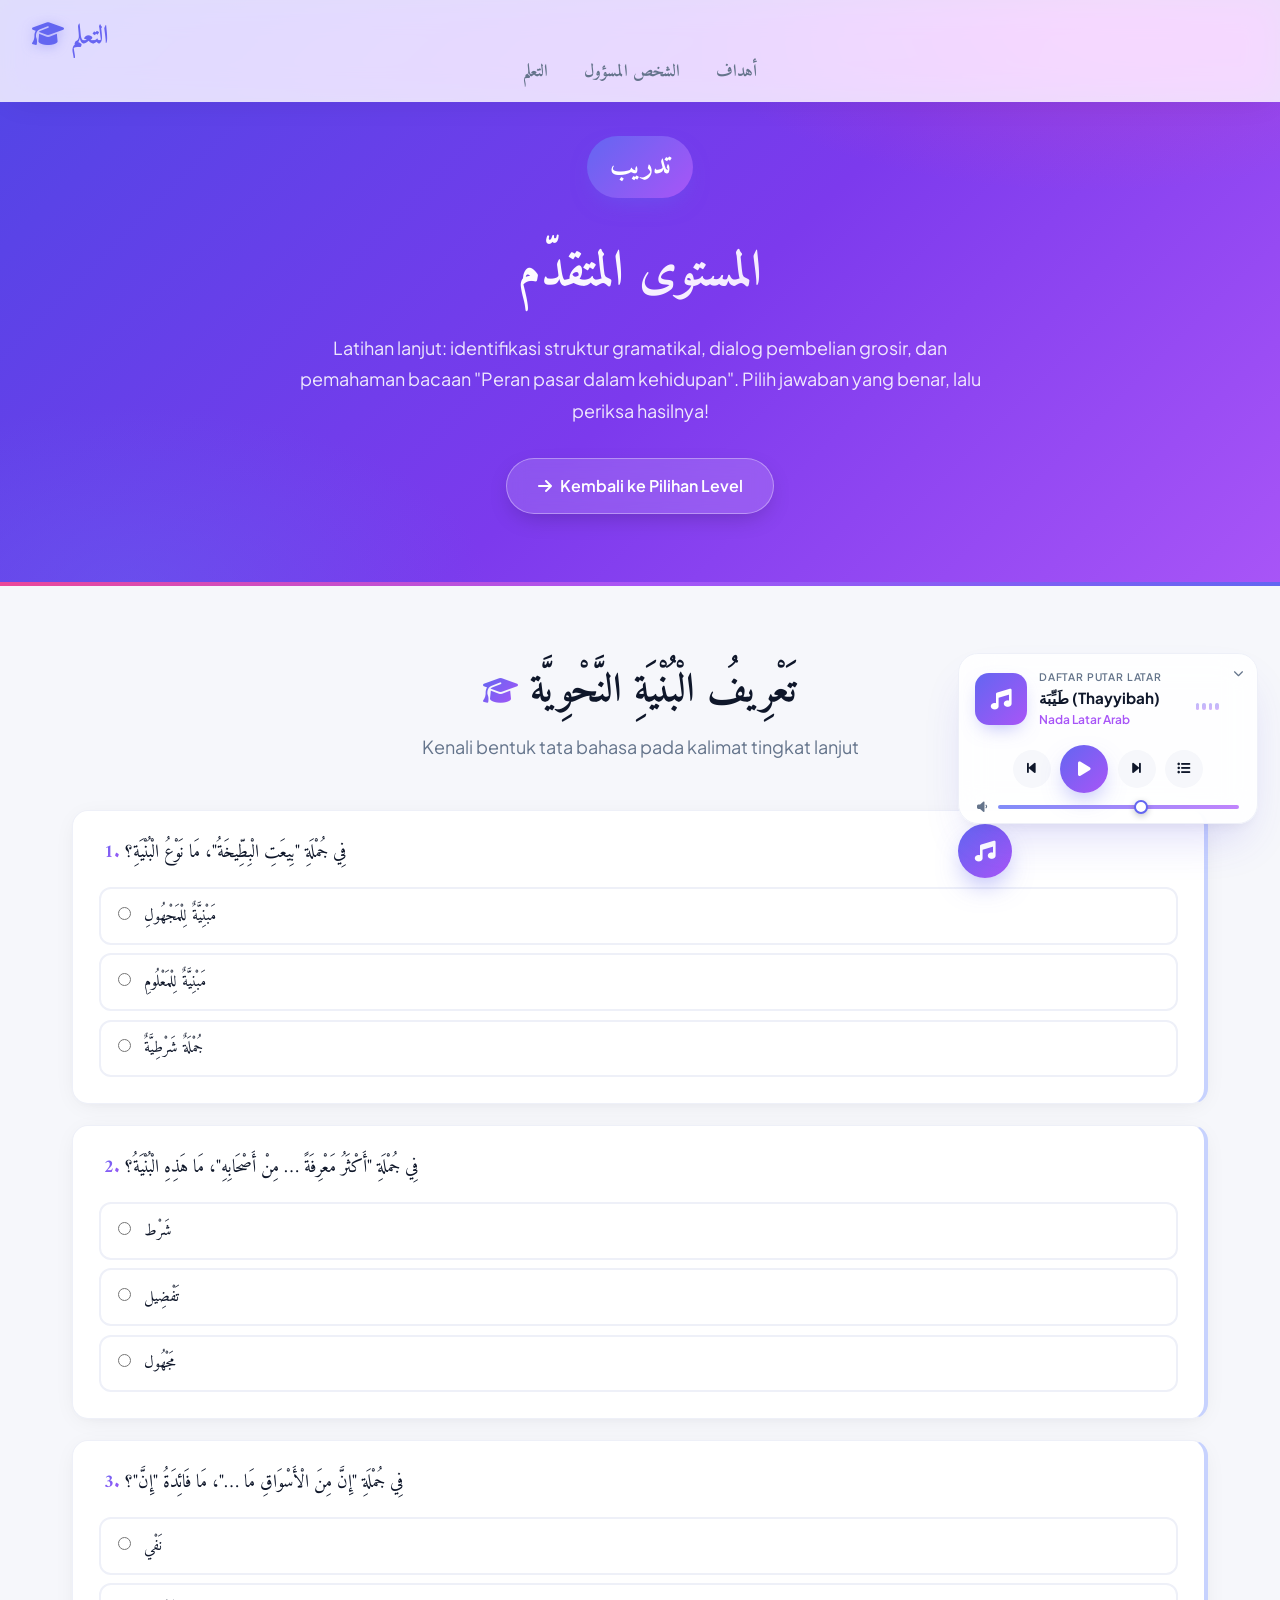
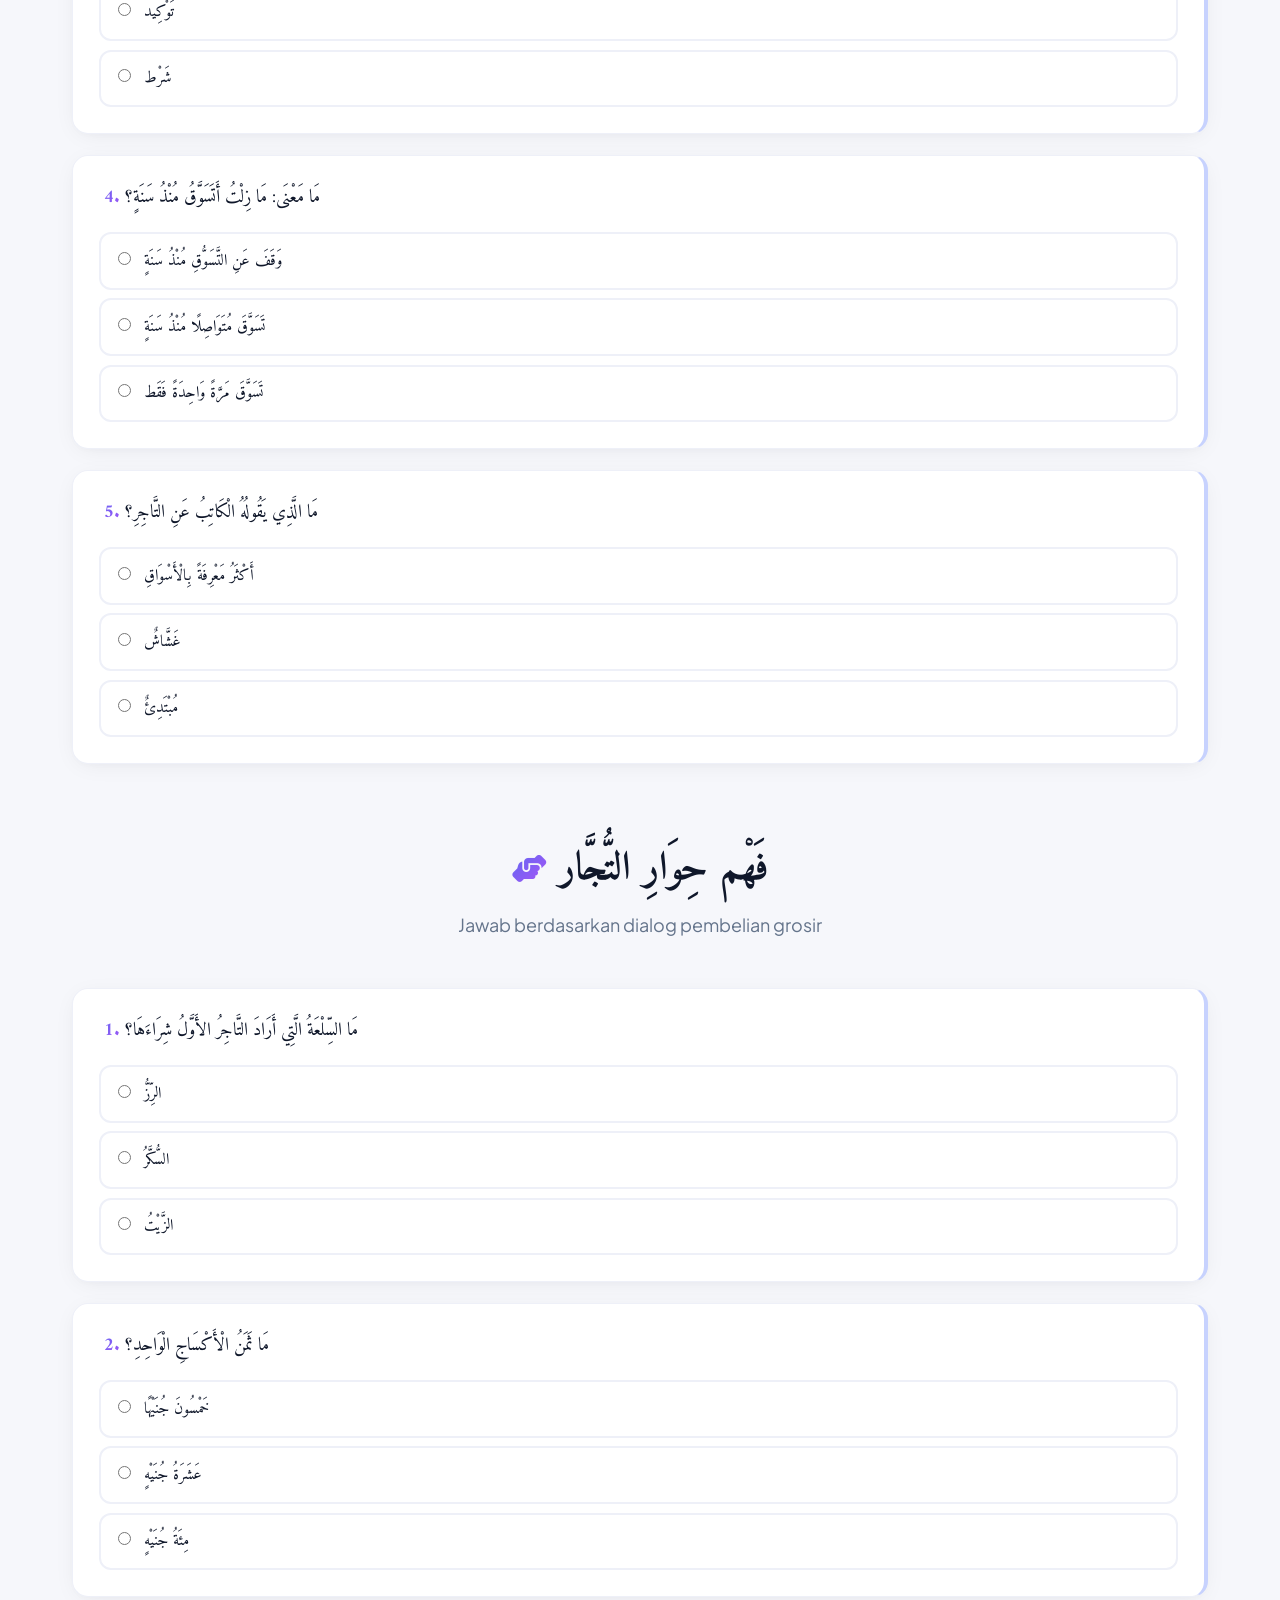
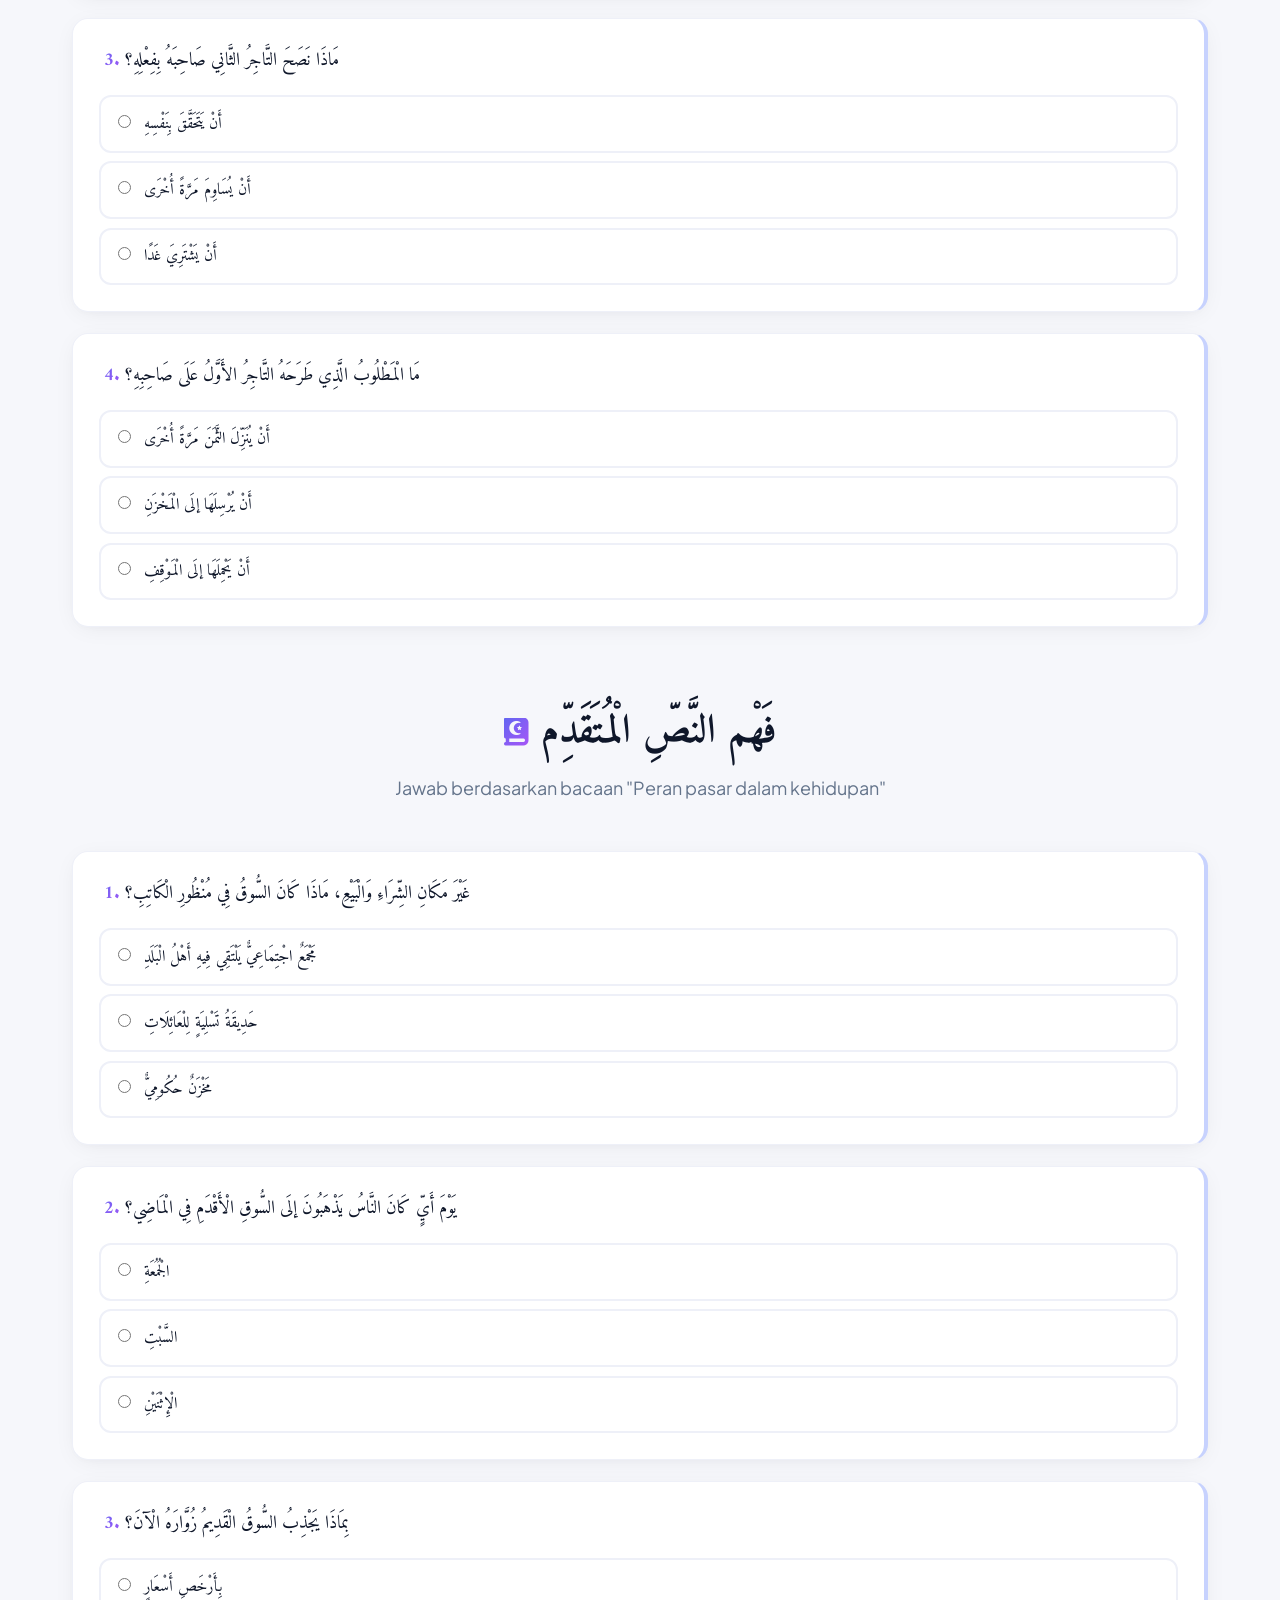
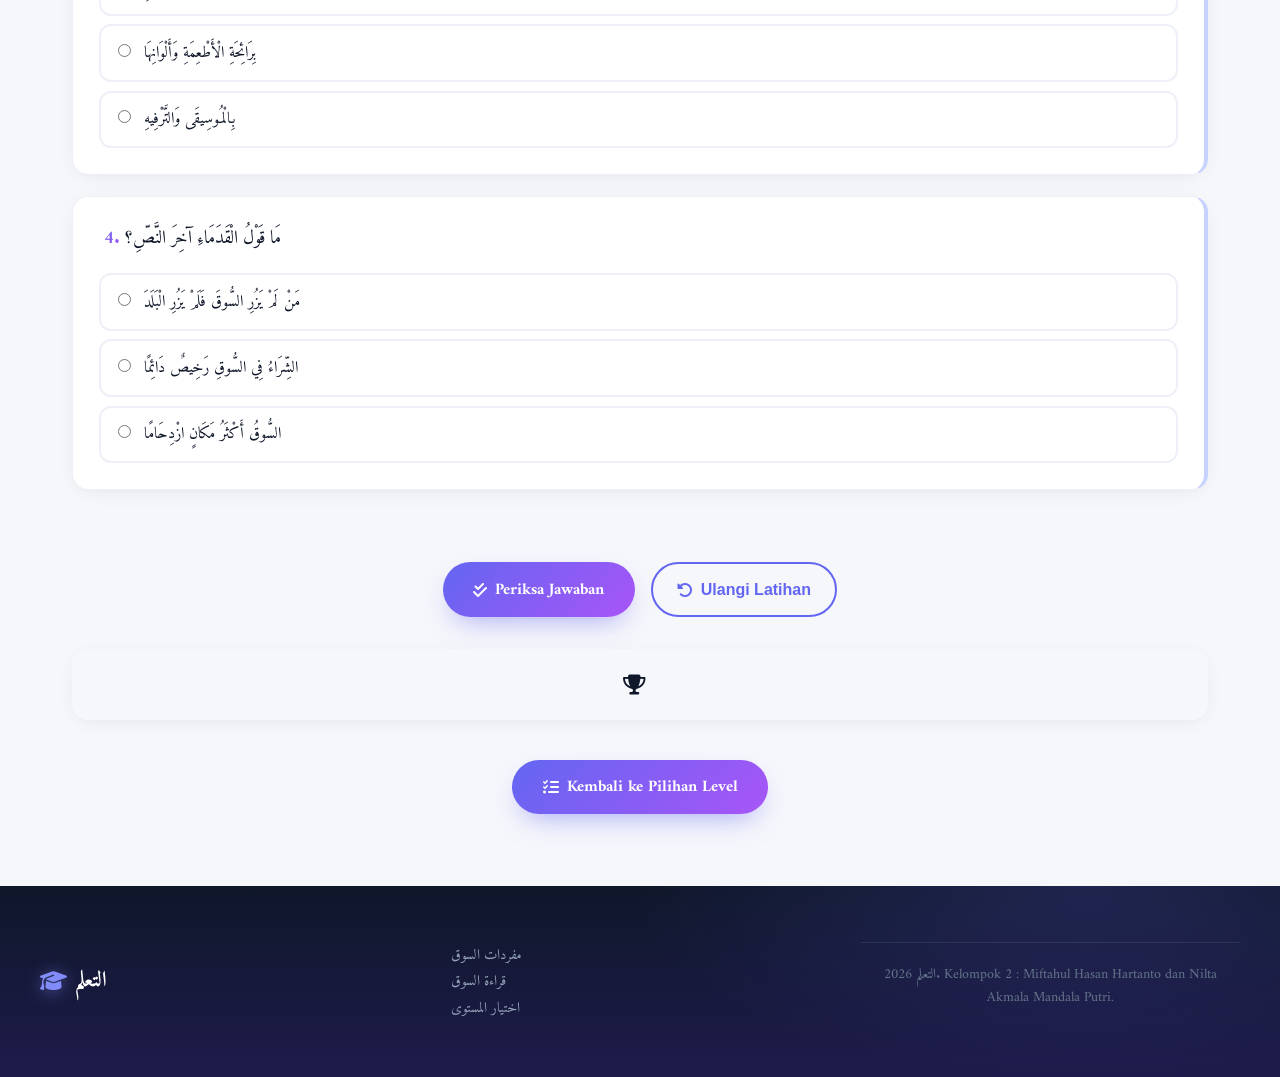
<file: latihan-lanjut.html>
<!DOCTYPE html>
<html lang="ar">
<head>
    <meta charset="UTF-8">
    <meta name="viewport" content="width=device-width, initial-scale=1.0">
    <title>تدريب المستوى المتقدم - التعلم</title>
    <link rel="stylesheet" href="css/style.css">
    <link rel="stylesheet" href="https://cdnjs.cloudflare.com/ajax/libs/font-awesome/6.4.0/css/all.min.css">
</head>
<body>
    <!-- Navigation -->
    <nav class="navbar">
        <div class="logo">
            <a href="index.html" style="text-decoration: none; color: inherit;">
                <i class="fa-solid fa-graduation-cap"></i>
                التعلم
            </a>
        </div>
        <ul class="nav-links">
            <li><a href="index.html#courses">التعلم</a></li>
            <li><a href="index.html#features">الشخص المسؤول</a></li>
            <li><a href="index.html#about">أهداف</a></li>
        </ul>
    </nav>

    <!-- Header Materi -->
    <header class="vocab-hero">
        <div class="vocab-hero-content">
            <span class="section-tag">تدريب</span>
            <h1>المستوى المتقدّم</h1>
            <p>Latihan lanjut: identifikasi struktur gramatikal, dialog pembelian grosir, dan pemahaman bacaan "Peran pasar dalam kehidupan". Pilih jawaban yang benar, lalu periksa hasilnya!</p>
            <a href="latihan-pasar.html" class="btn-return"><i class="fa-solid fa-arrow-right"></i> Kembali ke Pilihan Level</a>
        </div>
    </header>

    <!-- Isi Latihan -->
    <main class="vocab-section">

        <!-- Latihan 1: Identifikasi struktur gramatikal -->
        <section class="vocab-group">
            <div class="section-header">
                <h2><i class="fa-solid fa-graduation-cap"></i> تَعْرِيفُ الْبُنْيَةِ النَّحْوِيَّة</h2>
                <p class="vocab-group-desc">Kenali bentuk tata bahasa pada kalimat tingkat lanjut</p>
            </div>
            <div class="quiz-list">

                <div class="quiz-question" data-answer="مَبْنِيَّةٌ لِلْمَجْهُولِ">
                    <p class="quiz-q"><span class="quiz-num">1.</span> فِي جُمْلَةِ "بِيعَتِ الْبِطِّيخَةُ"، مَا نَوْعُ الْبُنْيَةِ؟</p>
                    <label class="quiz-option"><input type="radio" name="a1" value="مَبْنِيَّةٌ لِلْمَجْهُولِ"> مَبْنِيَّةٌ لِلْمَجْهُولِ</label>
                    <label class="quiz-option"><input type="radio" name="a1" value="مَبْنِيَّةٌ لِلْمَعْلُومِ"> مَبْنِيَّةٌ لِلْمَعْلُومِ</label>
                    <label class="quiz-option"><input type="radio" name="a1" value="جُمْلَةٌ شَرْطِيَّةٌ"> جُمْلَةٌ شَرْطِيَّةٌ</label>
                </div>

                <div class="quiz-question" data-answer="تَفْضِيل">
                    <p class="quiz-q"><span class="quiz-num">2.</span> فِي جُمْلَةِ "أَكْثَرُ مَعْرِفَةً … مِنْ أَصْحَابِهِ"، مَا هَذِهِ الْبُنْيَةُ؟</p>
                    <label class="quiz-option"><input type="radio" name="a2" value="شَرْط"> شَرْط</label>
                    <label class="quiz-option"><input type="radio" name="a2" value="تَفْضِيل"> تَفْضِيل</label>
                    <label class="quiz-option"><input type="radio" name="a2" value="مَجْهُول"> مَجْهُول</label>
                </div>

                <div class="quiz-question" data-answer="تَوْكِيد">
                    <p class="quiz-q"><span class="quiz-num">3.</span> فِي جُمْلَةِ "إِنَّ مِنَ الْأَسْوَاقِ مَا …"، مَا فَائِدَةُ "إِنَّ"؟</p>
                    <label class="quiz-option"><input type="radio" name="a3" value="نَفْي"> نَفْي</label>
                    <label class="quiz-option"><input type="radio" name="a3" value="تَوْكِيد"> تَوْكِيد</label>
                    <label class="quiz-option"><input type="radio" name="a3" value="شَرْط"> شَرْط</label>
                </div>

                <div class="quiz-question" data-answer="مُتَوَاصِلًا مُنْذُ سَنَةٍ">
                    <p class="quiz-q"><span class="quiz-num">4.</span> مَا مَعْنَى: مَا زِلْتُ أَتَسَوَّقُ مُنْذُ سَنَةٍ؟</p>
                    <label class="quiz-option"><input type="radio" name="a4" value="وَقَفَ عَنِ التَّسَوُّقِ"> وَقَفَ عَنِ التَّسَوُّقِ مُنْذُ سَنَةٍ</label>
                    <label class="quiz-option"><input type="radio" name="a4" value="مُتَوَاصِلًا مُنْذُ سَنَةٍ"> تَسَوَّقَ مُتَوَاصِلًا مُنْذُ سَنَةٍ</label>
                    <label class="quiz-option"><input type="radio" name="a4" value="مَرَّةً وَاحِدَةً"> تَسَوَّقَ مَرَّةً وَاحِدَةً فَقَط</label>
                </div>

                <div class="quiz-question" data-answer="أَكْثَرُ مَعْرِفَةً بِالْأَسْوَاقِ">
                    <p class="quiz-q"><span class="quiz-num">5.</span> مَا الَّذِي يَقُولُهُ الْكَاتِبُ عَنِ التَّاجِرِ؟</p>
                    <label class="quiz-option"><input type="radio" name="a5" value="أَكْثَرُ مَعْرِفَةً بِالْأَسْوَاقِ"> أَكْثَرُ مَعْرِفَةً بِالْأَسْوَاقِ</label>
                    <label class="quiz-option"><input type="radio" name="a5" value="غَشَّاشٌ"> غَشَّاشٌ</label>
                    <label class="quiz-option"><input type="radio" name="a5" value="مُبْتَدِئٌ"> مُبْتَدِئٌ</label>
                </div>

            </div>
        </section>

        <!-- Latihan 2: Pemahaman dialog pedagang -->
        <section class="vocab-group">
            <div class="section-header">
                <h2><i class="fa-solid fa-handshake-angle"></i> فَهْم حِوَارِ التُّجَّار</h2>
                <p class="vocab-group-desc">Jawab berdasarkan dialog pembelian grosir</p>
            </div>
            <div class="quiz-list">

                <div class="quiz-question" data-answer="الرِّزُّ">
                    <p class="quiz-q"><span class="quiz-num">1.</span> مَا السِّلْعَةُ الَّتِي أَرَادَ التَّاجِرُ الأَوَّلُ شِرَاءَهَا؟</p>
                    <label class="quiz-option"><input type="radio" name="t1" value="الرِّزُّ"> الرِّزُّ</label>
                    <label class="quiz-option"><input type="radio" name="t1" value="السُّكَّرُ"> السُّكَّرُ</label>
                    <label class="quiz-option"><input type="radio" name="t1" value="الزَّيْتُ"> الزَّيْتُ</label>
                </div>

                <div class="quiz-question" data-answer="خَمْسُونَ جُنَيْهًا">
                    <p class="quiz-q"><span class="quiz-num">2.</span> مَا ثَمَنُ الْأَكْسَاجِ الْوَاحِدِ؟</p>
                    <label class="quiz-option"><input type="radio" name="t2" value="خَمْسُونَ جُنَيْهًا"> خَمْسُونَ جُنَيْهًا</label>
                    <label class="quiz-option"><input type="radio" name="t2" value="عَشَرَةُ جُنَيْهٍ"> عَشَرَةُ جُنَيْهٍ</label>
                    <label class="quiz-option"><input type="radio" name="t2" value="مِئَةُ جُنَيْهٍ"> مِئَةُ جُنَيْهٍ</label>
                </div>

                <div class="quiz-question" data-answer="أَنْ يَتَحَقَّقَ بِنَفْسِهِ">
                    <p class="quiz-q"><span class="quiz-num">3.</span> مَاذَا نَصَحَ التَّاجِرُ الثَّانِي صَاحِبَهُ بِفِعْلِهِ؟</p>
                    <label class="quiz-option"><input type="radio" name="t3" value="أَنْ يَتَحَقَّقَ بِنَفْسِهِ"> أَنْ يَتَحَقَّقَ بِنَفْسِهِ</label>
                    <label class="quiz-option"><input type="radio" name="t3" value="أَنْ يُسَاوِمَ مَرَّةً أُخْرَى"> أَنْ يُسَاوِمَ مَرَّةً أُخْرَى</label>
                    <label class="quiz-option"><input type="radio" name="t3" value="أَنْ يَشْتَرِيَ غَدًا"> أَنْ يَشْتَرِيَ غَدًا</label>
                </div>

                <div class="quiz-question" data-answer="أَنْ يَحْمِلَهَا إلَى الْمَوْقِفِ">
                    <p class="quiz-q"><span class="quiz-num">4.</span> مَا الْمَطْلُوبُ الَّذِي طَرَحَهُ التَّاجِرُ الأَوَّلُ عَلَى صَاحِبِهِ؟</p>
                    <label class="quiz-option"><input type="radio" name="t4" value="أَنْ يُنَزِّلَ الثَّمَنَ مَرَّةً أُخْرَى"> أَنْ يُنَزِّلَ الثَّمَنَ مَرَّةً أُخْرَى</label>
                    <label class="quiz-option"><input type="radio" name="t4" value="أَنْ يُرْسِلَهَا إلَى الْمَخْزَنِ"> أَنْ يُرْسِلَهَا إلَى الْمَخْزَنِ</label>
                    <label class="quiz-option"><input type="radio" name="t4" value="أَنْ يَحْمِلَهَا إلَى الْمَوْقِفِ"> أَنْ يَحْمِلَهَا إلَى الْمَوْقِفِ</label>
                </div>

            </div>
        </section>

        <!-- Latihan 3: Pemahaman bacaan lanjut -->
        <section class="vocab-group">
            <div class="section-header">
                <h2><i class="fa-solid fa-book-quran"></i> فَهْم النَّصِّ الْمُتَقَدِّم</h2>
                <p class="vocab-group-desc">Jawab berdasarkan bacaan "Peran pasar dalam kehidupan"</p>
            </div>
            <div class="quiz-list">

                <div class="quiz-question" data-answer="مَجْمَعٌ اجْتِمَاعِيٌّ">
                    <p class="quiz-q"><span class="quiz-num">1.</span> غَيْرَ مَكَانِ الشِّرَاءِ وَالْبَيْعِ، مَاذَا كَانَ السُّوقُ فِي مُنْظُورِ الْكَاتِبِ؟</p>
                    <label class="quiz-option"><input type="radio" name="n1" value="مَجْمَعٌ اجْتِمَاعِيٌّ"> مَجْمَعٌ اجْتِمَاعِيٌّ يَلْتَقِي فِيهِ أَهْلُ الْبَلَدِ</label>
                    <label class="quiz-option"><input type="radio" name="n1" value="حَدِيقَةُ تَسْلِيَةٍ"> حَدِيقَةُ تَسْلِيَةٍ لِلْعَائِلَاتِ</label>
                    <label class="quiz-option"><input type="radio" name="n1" value="مَخْزَنٌ حُكُومِيٌّ"> مَخْزَنٌ حُكُومِيٌّ</label>
                </div>

                <div class="quiz-question" data-answer="الْجُمُعَةِ">
                    <p class="quiz-q"><span class="quiz-num">2.</span> يَوْمَ أَيٍّ كَانَ النَّاسُ يَذْهَبُونَ إلَى السُّوقِ الْأَقْدَمِ فِي الْمَاضِي؟</p>
                    <label class="quiz-option"><input type="radio" name="n2" value="الْجُمُعَةِ"> الْجُمُعَةِ</label>
                    <label class="quiz-option"><input type="radio" name="n2" value="السَّبْتِ"> السَّبْتِ</label>
                    <label class="quiz-option"><input type="radio" name="n2" value="الْإِثْنَيْنِ"> الْإِثْنَيْنِ</label>
                </div>

                <div class="quiz-question" data-answer="بِرَائِحَةِ الْأَطْعِمَةِ وَأَلْوَانِهَا">
                    <p class="quiz-q"><span class="quiz-num">3.</span> بِمَاذَا يَجْذِبُ السُّوقُ الْقَدِيمُ زُوَّارَهُ الْآنَ؟</p>
                    <label class="quiz-option"><input type="radio" name="n3" value="بِأَرْخَصِ أَسْعَارٍ"> بِأَرْخَصِ أَسْعَارٍ</label>
                    <label class="quiz-option"><input type="radio" name="n3" value="بِرَائِحَةِ الْأَطْعِمَةِ وَأَلْوَانِهَا"> بِرَائِحَةِ الْأَطْعِمَةِ وَأَلْوَانِهَا</label>
                    <label class="quiz-option"><input type="radio" name="n3" value="بِالْمُوسِيقَى وَالتَّرْفِيهِ"> بِالْمُوسِيقَى وَالتَّرْفِيهِ</label>
                </div>

                <div class="quiz-question" data-answer="مَنْ لَمْ يَزُرِ السُّوقَ فَلَمْ يَزُرِ الْبَلَدَ">
                    <p class="quiz-q"><span class="quiz-num">4.</span> مَا قَوْلُ الْقَدَمَاءِ آخِرَ النَّصِّ؟</p>
                    <label class="quiz-option"><input type="radio" name="n4" value="مَنْ لَمْ يَزُرِ السُّوقَ فَلَمْ يَزُرِ الْبَلَدَ"> مَنْ لَمْ يَزُرِ السُّوقَ فَلَمْ يَزُرِ الْبَلَدَ</label>
                    <label class="quiz-option"><input type="radio" name="n4" value="الشِّرَاءُ فِي السُّوقِ رَخِيصٌ دَائِمًا"> الشِّرَاءُ فِي السُّوقِ رَخِيصٌ دَائِمًا</label>
                    <label class="quiz-option"><input type="radio" name="n4" value="السُّوقُ أَكْثَرُ مَكَانٍ ازْدِحَامًا"> السُّوقُ أَكْثَرُ مَكَانٍ ازْدِحَامًا</label>
                </div>

            </div>
        </section>

        <!-- Hasil & Tombol -->
        <div class="quiz-actions">
            <button class="btn-primary quiz-check" id="checkBtn"><i class="fa-solid fa-check-double"></i> Periksa Jawaban</button>
            <button class="btn-reset" id="resetBtn"><i class="fa-solid fa-rotate-left"></i> Ulangi Latihan</button>
        </div>

        <div class="quiz-score" id="scoreBox" hidden>
            <i class="fa-solid fa-trophy"></i>
            <span id="scoreText"></span>
        </div>

        <!-- Navigasi level -->
        <div class="vocab-footer-nav">
            <a href="latihan-pasar.html" class="btn-primary"><i class="fa-solid fa-list-check"></i> Kembali ke Pilihan Level</a>
        </div>

    </main>

    <!-- Footer -->
    <footer>
        <div class="footer-content">
            <div class="footer-logo">
                <i class="fa-solid fa-graduation-cap"></i>
                التعلم
            </div>
            <ul class="footer-links">
                <li><a href="kosakata-pasar.html">مفردات السوق</a></li>
                <li><a href="bacaan-pasar.html">قراءة السوق</a></li>
                <li><a href="latihan-pasar.html">اختيار المستوى</a></li>
            </ul>
            <p class="footer-copyright">2026 التعلم. Kelompok 2 : Miftahul Hasan Hartanto dan Nilta Akmala Mandala Putri.</p>
        </div>
    </footer>

    <nav class="nav-toggle" id="navToggle">
        <span></span>
        <span></span>
        <span></span>
    </nav>

    <script>
        // Mobile navigation toggle
        const navToggle = document.querySelector('.nav-toggle');
        const navLinks = document.querySelector('.nav-links');

        if (navToggle) {
            navToggle.addEventListener('click', () => {
                navLinks.classList.toggle('active');
            });
        }

        // ===== Logika Kuis =====
        const questions = document.querySelectorAll('.quiz-question');
        const checkBtn = document.getElementById('checkBtn');
        const resetBtn = document.getElementById('resetBtn');
        const scoreBox = document.getElementById('scoreBox');
        const scoreText = document.getElementById('scoreText');

        checkBtn.addEventListener('click', () => {
            let score = 0;

            questions.forEach((q) => {
                q.classList.remove('correct', 'wrong', 'missed');
                const options = q.querySelectorAll('.quiz-option');
                options.forEach((opt) => opt.classList.remove('correct', 'wrong'));

                const checked = q.querySelector('input:checked');

                if (!checked) {
                    q.classList.add('missed');
                    options.forEach((opt) => {
                        if (opt.querySelector('input').value === q.dataset.answer) {
                            opt.classList.add('correct');
                        }
                    });
                    return;
                }

                if (checked.value === q.dataset.answer) {
                    score++;
                    q.classList.add('correct');
                    checked.closest('.quiz-option').classList.add('correct');
                } else {
                    q.classList.add('wrong');
                    checked.closest('.quiz-option').classList.add('wrong');
                    options.forEach((opt) => {
                        if (opt.querySelector('input').value === q.dataset.answer) {
                            opt.classList.add('correct');
                        }
                    });
                }
            });

            const total = questions.length;
            scoreBox.hidden = false;
            scoreBox.className = 'quiz-score';

            if (score === total) {
                scoreBox.classList.add('perfect');
                scoreText.textContent = `مُمْتَاز! Sempurna! Anda benar semua: ${score}/${total} 🎉`;
            } else if (score >= total * 0.6) {
                scoreBox.classList.add('good');
                scoreText.textContent = `Bagus! Jawaban benar: ${score}/${total}. Pertahankan!`;
            } else {
                scoreBox.classList.add('low');
                scoreText.textContent = `Jawaban benar: ${score}/${total}. Coba pelajari lagi materinya, ya!`;
            }

            scoreBox.scrollIntoView({ behavior: 'smooth', block: 'center' });
        });

        resetBtn.addEventListener('click', () => {
            questions.forEach((q) => {
                q.classList.remove('correct', 'wrong', 'missed');
                q.querySelectorAll('input').forEach((input) => { input.checked = false; });
                q.querySelectorAll('.quiz-option').forEach((opt) => opt.classList.remove('correct', 'wrong'));
            });
            scoreBox.hidden = true;
            document.querySelector('.quiz-list').scrollIntoView({ behavior: 'smooth', block: 'start' });
        });
    </script>
    <script src="js/music-player.js"></script>
</body>
</html>
</file>
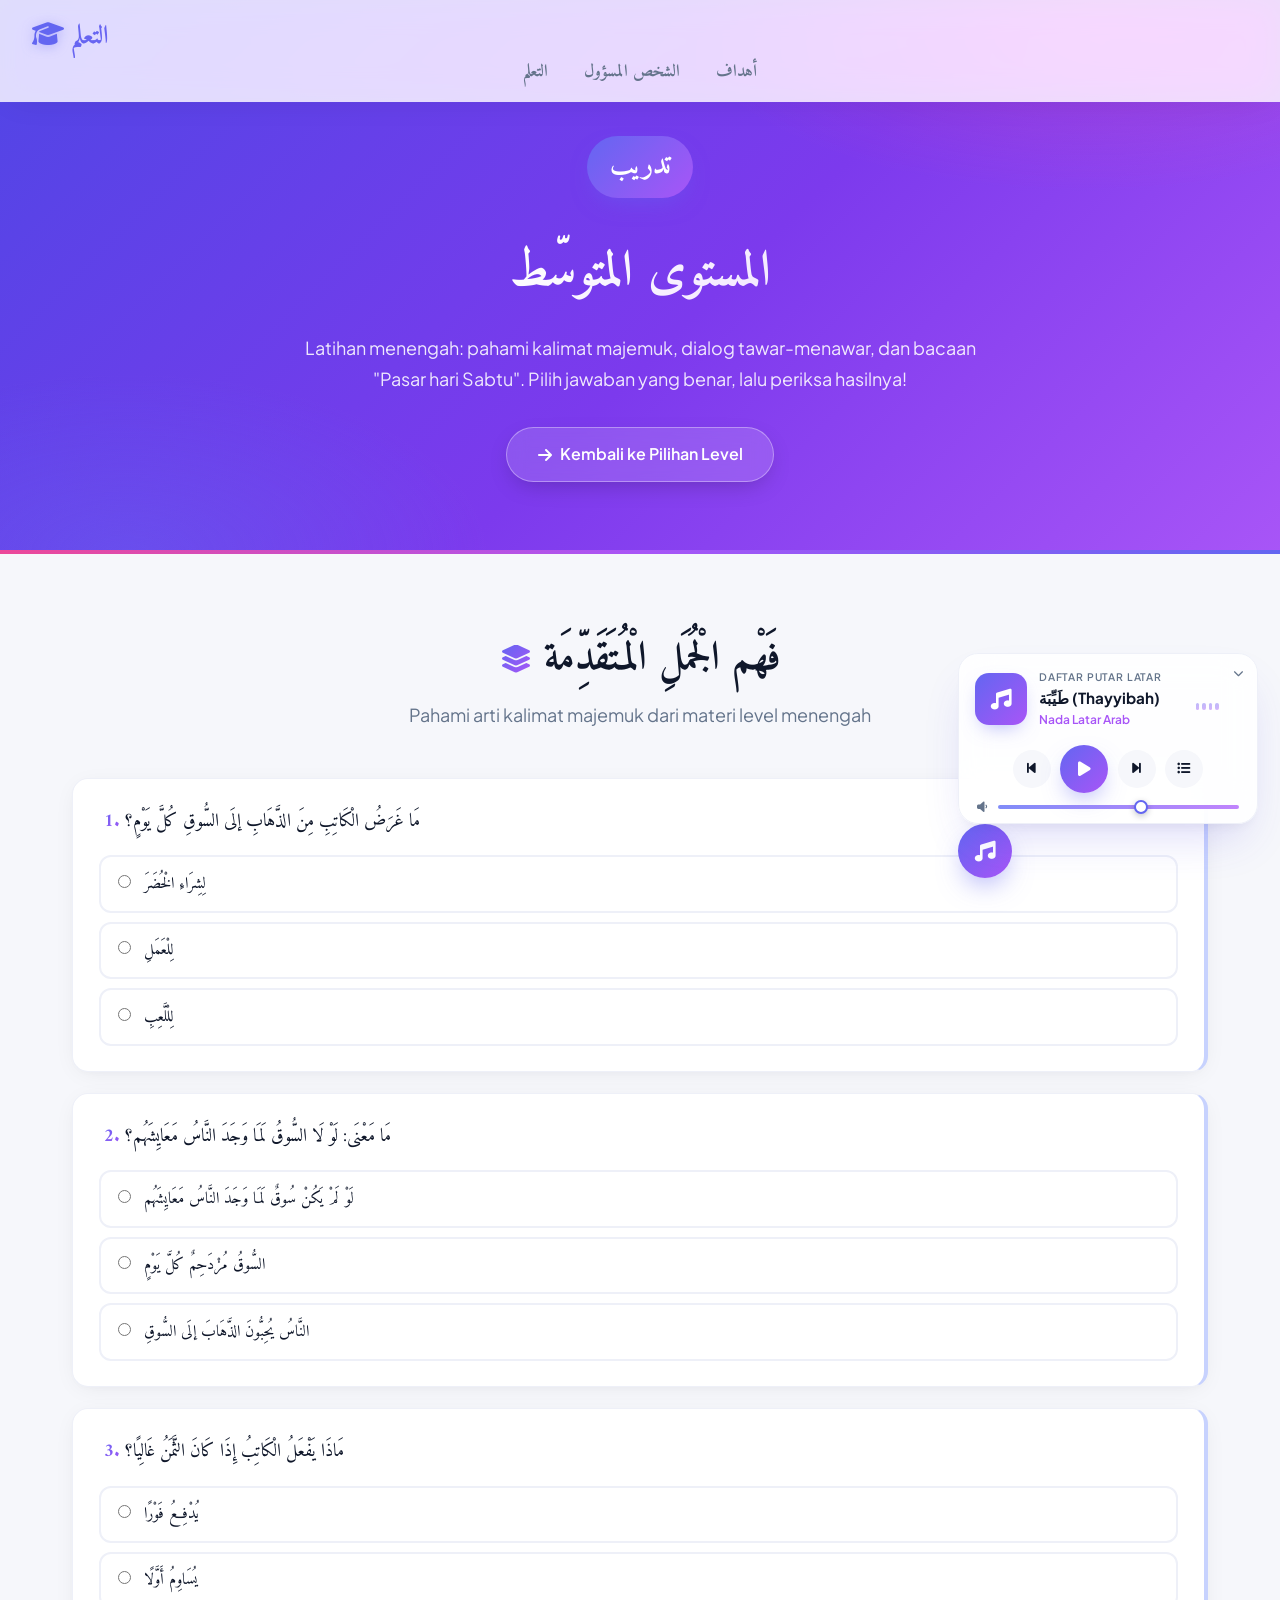
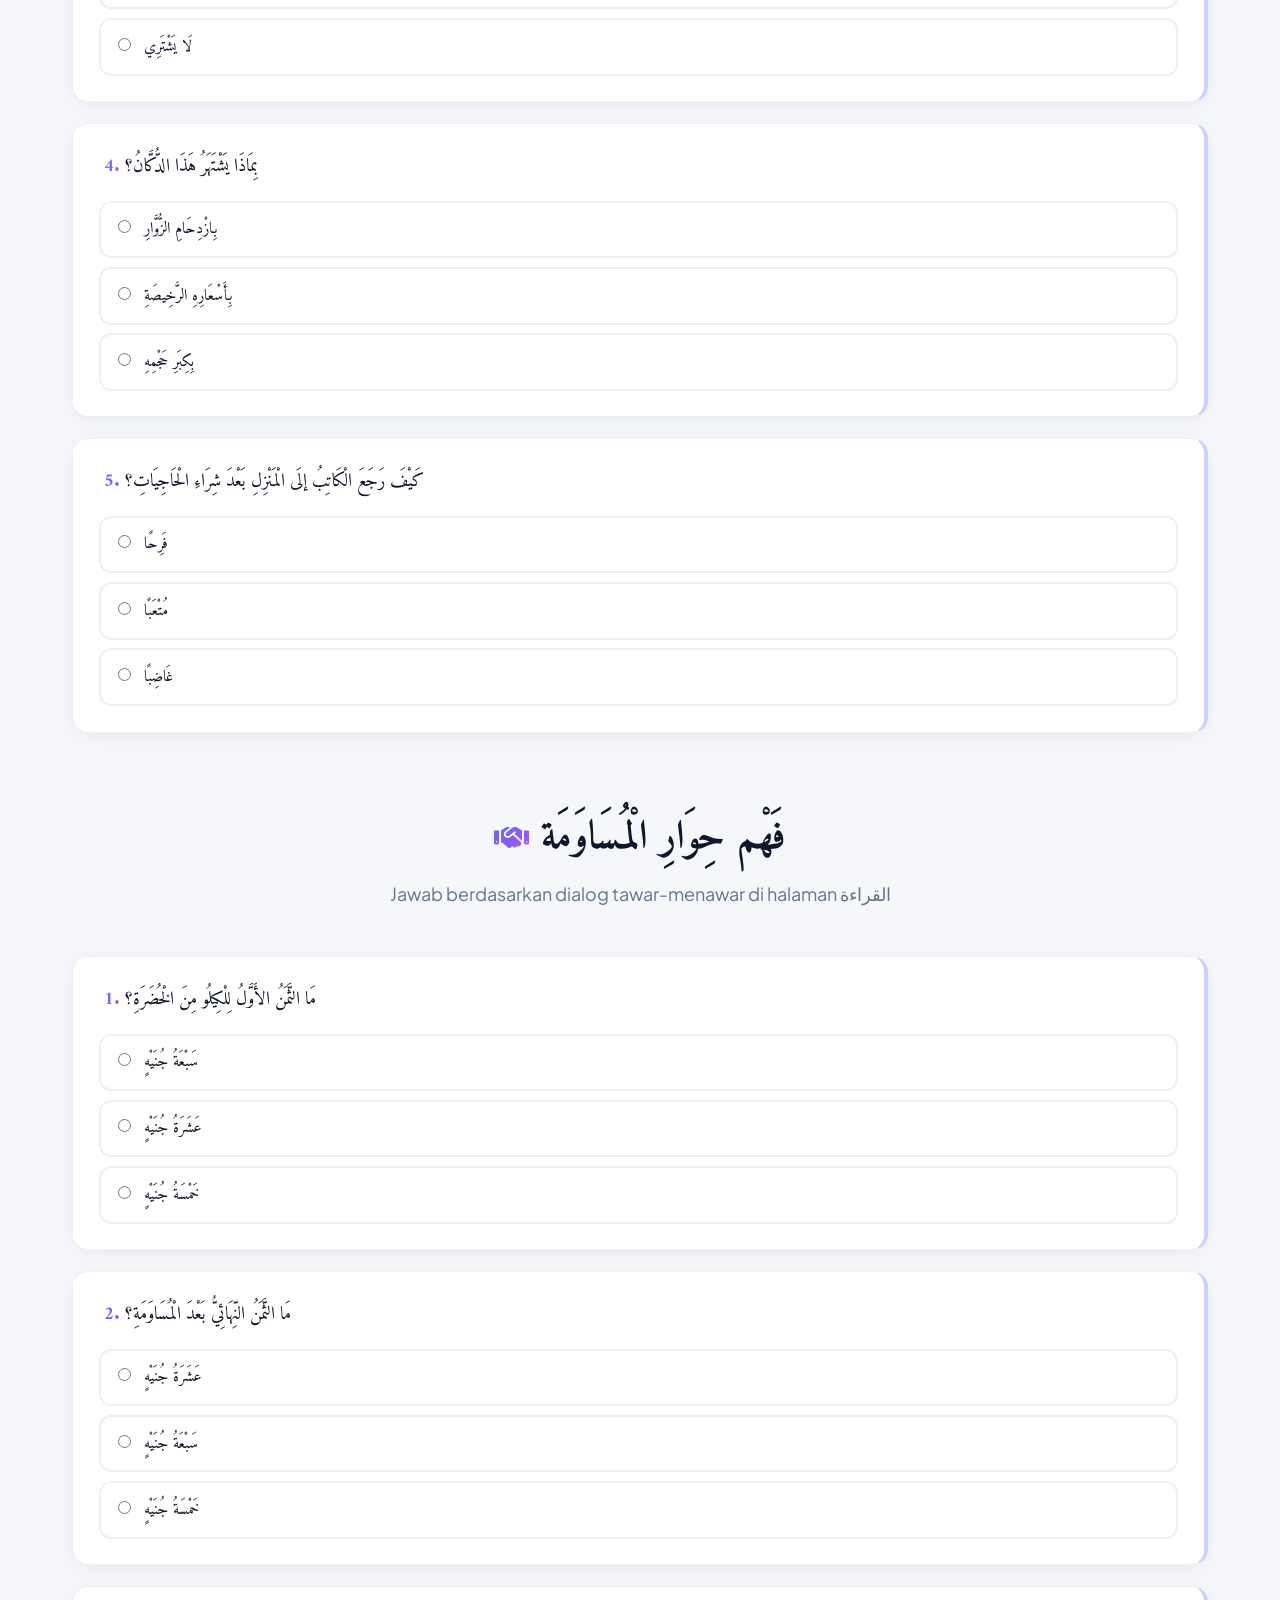
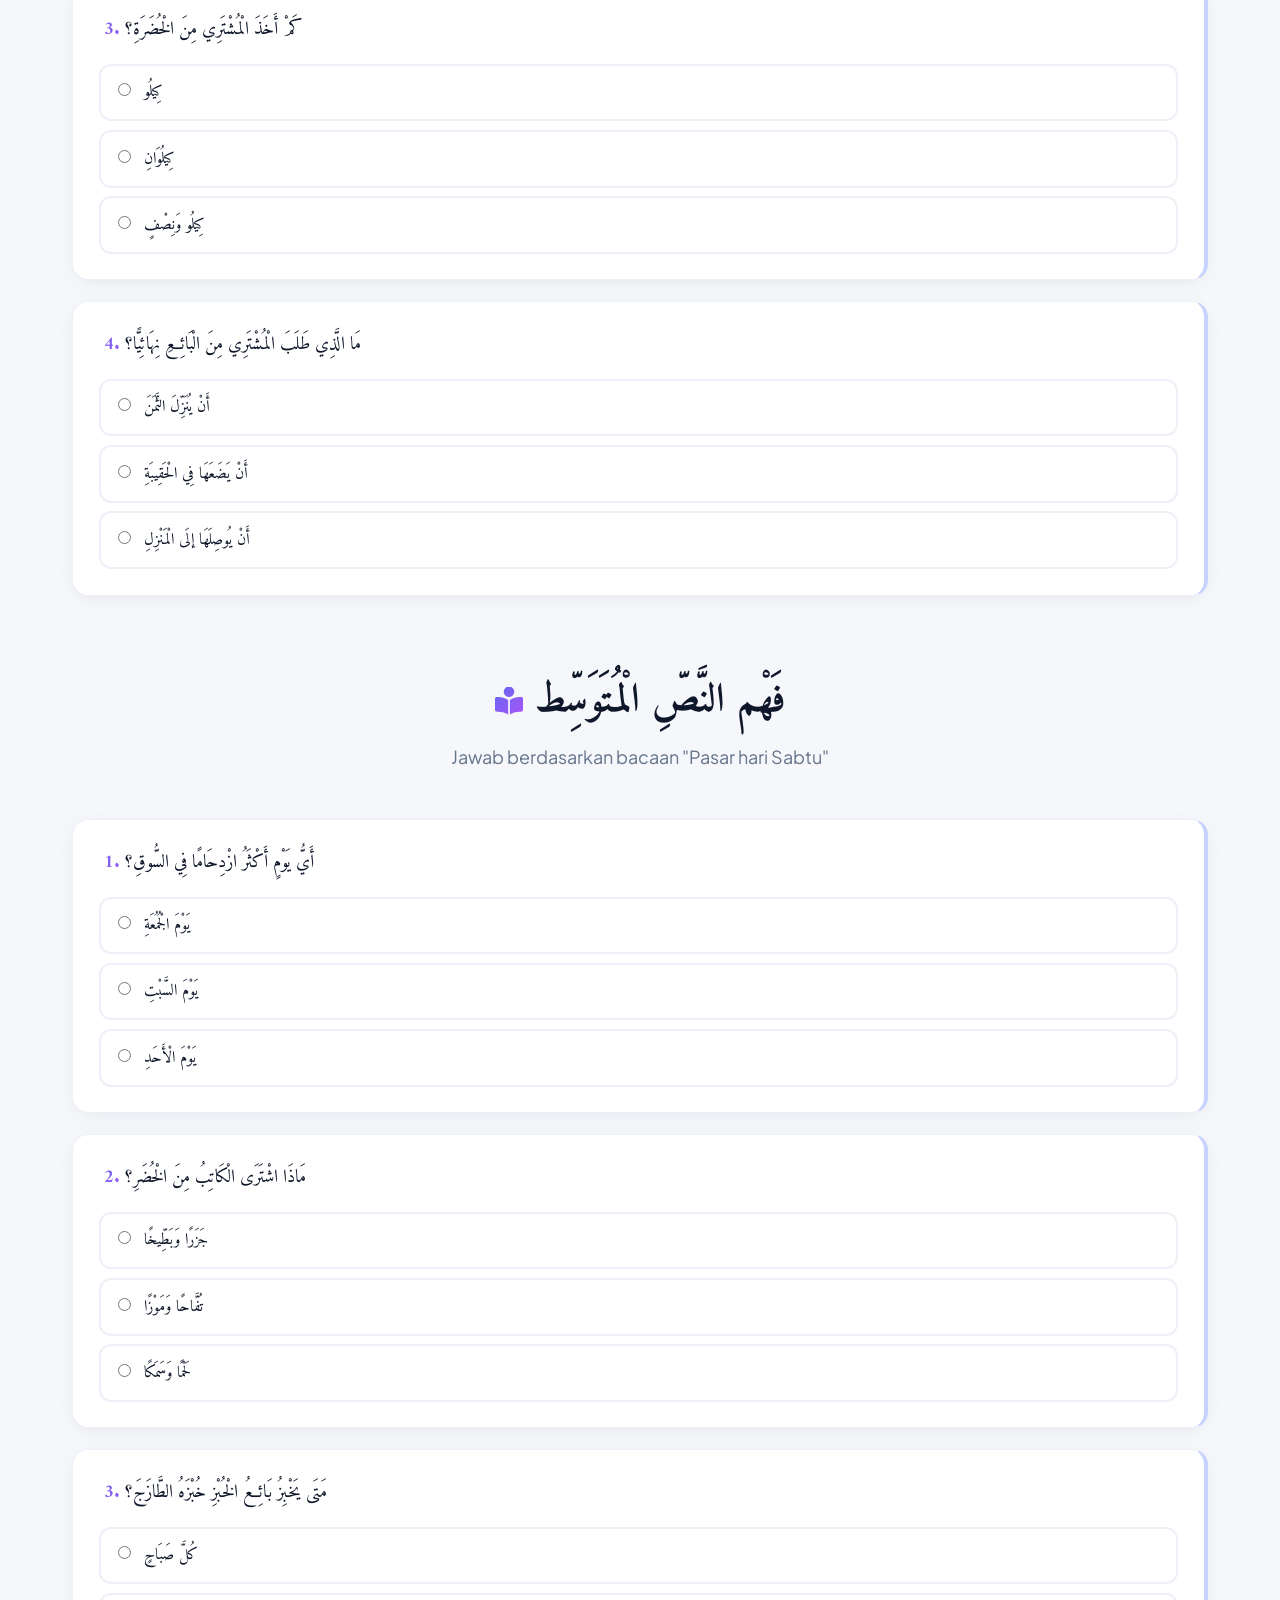
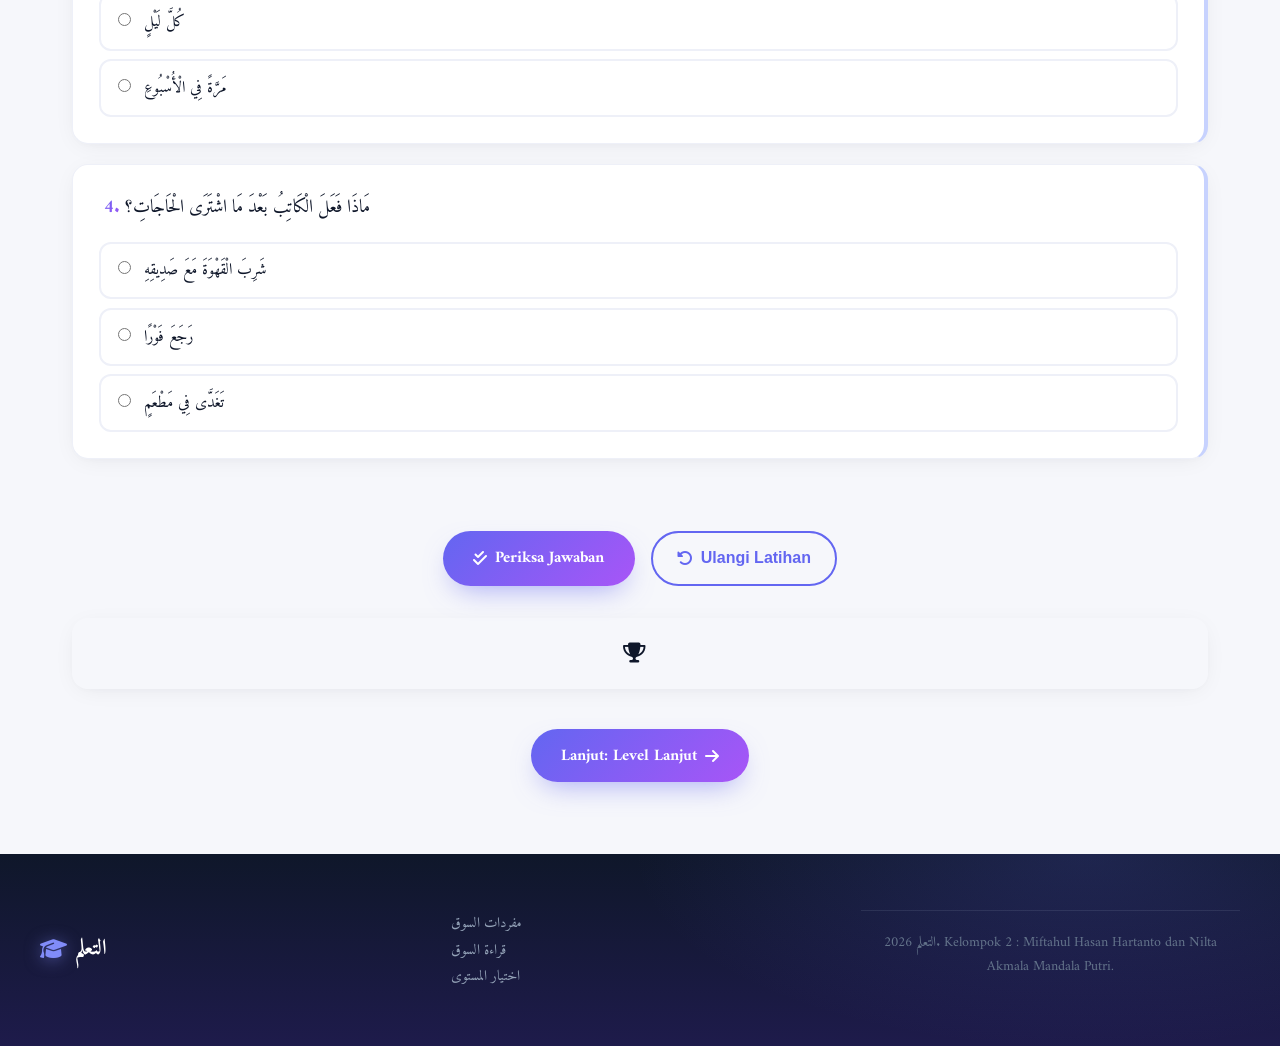
<file: latihan-menengah.html>
<!DOCTYPE html>
<html lang="ar">
<head>
    <meta charset="UTF-8">
    <meta name="viewport" content="width=device-width, initial-scale=1.0">
    <title>تدريب المستوى المتوسط - التعلم</title>
    <link rel="stylesheet" href="css/style.css">
    <link rel="stylesheet" href="https://cdnjs.cloudflare.com/ajax/libs/font-awesome/6.4.0/css/all.min.css">
</head>
<body>
    <!-- Navigation -->
    <nav class="navbar">
        <div class="logo">
            <a href="index.html" style="text-decoration: none; color: inherit;">
                <i class="fa-solid fa-graduation-cap"></i>
                التعلم
            </a>
        </div>
        <ul class="nav-links">
            <li><a href="index.html#courses">التعلم</a></li>
            <li><a href="index.html#features">الشخص المسؤول</a></li>
            <li><a href="index.html#about">أهداف</a></li>
        </ul>
    </nav>

    <!-- Header Materi -->
    <header class="vocab-hero">
        <div class="vocab-hero-content">
            <span class="section-tag">تدريب</span>
            <h1>المستوى المتوسّط</h1>
            <p>Latihan menengah: pahami kalimat majemuk, dialog tawar-menawar, dan bacaan "Pasar hari Sabtu". Pilih jawaban yang benar, lalu periksa hasilnya!</p>
            <a href="latihan-pasar.html" class="btn-return"><i class="fa-solid fa-arrow-right"></i> Kembali ke Pilihan Level</a>
        </div>
    </header>

    <!-- Isi Latihan -->
    <main class="vocab-section">

        <!-- Latihan 1: Pemahaman kalimat menengah -->
        <section class="vocab-group">
            <div class="section-header">
                <h2><i class="fa-solid fa-layer-group"></i> فَهْم الْجُمَلِ الْمُتَقَدِّمَة</h2>
                <p class="vocab-group-desc">Pahami arti kalimat majemuk dari materi level menengah</p>
            </div>
            <div class="quiz-list">

                <div class="quiz-question" data-answer="لِشِرَاءِ الْخُضَرَ">
                    <p class="quiz-q"><span class="quiz-num">1.</span> مَا غَرَضُ الْكَاتِبِ مِنَ الذَّهَابِ إلَى السُّوقِ كُلَّ يَوْمٍ؟</p>
                    <label class="quiz-option"><input type="radio" name="m1" value="لِشِرَاءِ الْخُضَرَ"> لِشِرَاءِ الْخُضَرَ</label>
                    <label class="quiz-option"><input type="radio" name="m1" value="لِلْعَمَلِ"> لِلْعَمَلِ</label>
                    <label class="quiz-option"><input type="radio" name="m1" value="لِلْلَّعِبِ"> لِلْلَّعِبِ</label>
                </div>

                <div class="quiz-question" data-answer="لَوْ لَمْ يَكُنْ سُوقٌ لَمَا وَجَدَ النَّاسُ مَعَايِشَهُم">
                    <p class="quiz-q"><span class="quiz-num">2.</span> مَا مَعْنَى: لَوْ لَا السُّوقُ لَمَا وَجَدَ النَّاسُ مَعَايِشَهُم؟</p>
                    <label class="quiz-option"><input type="radio" name="m2" value="لَوْ لَمْ يَكُنْ سُوقٌ لَمَا وَجَدَ النَّاسُ مَعَايِشَهُم"> لَوْ لَمْ يَكُنْ سُوقٌ لَمَا وَجَدَ النَّاسُ مَعَايِشَهُم</label>
                    <label class="quiz-option"><input type="radio" name="m2" value="السُّوقُ مُزْدَحِمٌ كُلَّ يَوْمٍ"> السُّوقُ مُزْدَحِمٌ كُلَّ يَوْمٍ</label>
                    <label class="quiz-option"><input type="radio" name="m2" value="النَّاسُ يُحِبُّونَ الذَّهَابَ إلَى السُّوقِ"> النَّاسُ يُحِبُّونَ الذَّهَابَ إلَى السُّوقِ</label>
                </div>

                <div class="quiz-question" data-answer="لَا يَشْتَرِي">
                    <p class="quiz-q"><span class="quiz-num">3.</span> مَاذَا يَفْعَلُ الْكَاتِبُ إِذَا كَانَ الثَّمَنُ غَالِيًا؟</p>
                    <label class="quiz-option"><input type="radio" name="m3" value="يُدْفِعُ فَوْرًا"> يُدْفِعُ فَوْرًا</label>
                    <label class="quiz-option"><input type="radio" name="m3" value="يُسَاوِمُ أَوَّلًا"> يُسَاوِمُ أَوَّلًا</label>
                    <label class="quiz-option"><input type="radio" name="m3" value="لَا يَشْتَرِي"> لَا يَشْتَرِي</label>
                </div>

                <div class="quiz-question" data-answer="بِأَسْعَارِهِ الرَّخِيصَةِ">
                    <p class="quiz-q"><span class="quiz-num">4.</span> بِمَاذَا يَشْتَهَرُ هَذَا الدُّكَّانُ؟</p>
                    <label class="quiz-option"><input type="radio" name="m4" value="بِازْدِحَامِ الزُّوَّارِ"> بِازْدِحَامِ الزُّوَّارِ</label>
                    <label class="quiz-option"><input type="radio" name="m4" value="بِأَسْعَارِهِ الرَّخِيصَةِ"> بِأَسْعَارِهِ الرَّخِيصَةِ</label>
                    <label class="quiz-option"><input type="radio" name="m4" value="بِكِبَرِ حَجْمِهِ"> بِكِبَرِ حَجْمِهِ</label>
                </div>

                <div class="quiz-question" data-answer="مُتْعَبًا">
                    <p class="quiz-q"><span class="quiz-num">5.</span> كَيْفَ رَجَعَ الْكَاتِبُ إلَى الْمَنْزِلِ بَعْدَ شِرَاءِ الْحَاجِيَاتِ؟</p>
                    <label class="quiz-option"><input type="radio" name="m5" value="فَرِحًا"> فَرِحًا</label>
                    <label class="quiz-option"><input type="radio" name="m5" value="مُتْعَبًا"> مُتْعَبًا</label>
                    <label class="quiz-option"><input type="radio" name="m5" value="غَاضِبًا"> غَاضِبًا</label>
                </div>

            </div>
        </section>

        <!-- Latihan 2: Pemahaman dialog tawar-menawar -->
        <section class="vocab-group">
            <div class="section-header">
                <h2><i class="fa-solid fa-handshake"></i> فَهْم حِوَارِ الْمُسَاوَمَة</h2>
                <p class="vocab-group-desc">Jawab berdasarkan dialog tawar-menawar di halaman القراءة</p>
            </div>
            <div class="quiz-list">

                <div class="quiz-question" data-answer="عَشَرَةُ جُنَيْهٍ">
                    <p class="quiz-q"><span class="quiz-num">1.</span> مَا الثَّمَنُ الأَوَّلُ لِلْكِيلُو مِنَ الْخُضَرَةِ؟</p>
                    <label class="quiz-option"><input type="radio" name="d1" value="سَبْعَةُ جُنَيْهٍ"> سَبْعَةُ جُنَيْهٍ</label>
                    <label class="quiz-option"><input type="radio" name="d1" value="عَشَرَةُ جُنَيْهٍ"> عَشَرَةُ جُنَيْهٍ</label>
                    <label class="quiz-option"><input type="radio" name="d1" value="خَمْسَةُ جُنَيْهٍ"> خَمْسَةُ جُنَيْهٍ</label>
                </div>

                <div class="quiz-question" data-answer="سَبْعَةُ جُنَيْهٍ">
                    <p class="quiz-q"><span class="quiz-num">2.</span> مَا الثَّمَنُ النِّهَائِيُّ بَعْدَ الْمُسَاوَمَةِ؟</p>
                    <label class="quiz-option"><input type="radio" name="d2" value="عَشَرَةُ جُنَيْهٍ"> عَشَرَةُ جُنَيْهٍ</label>
                    <label class="quiz-option"><input type="radio" name="d2" value="سَبْعَةُ جُنَيْهٍ"> سَبْعَةُ جُنَيْهٍ</label>
                    <label class="quiz-option"><input type="radio" name="d2" value="خَمْسَةُ جُنَيْهٍ"> خَمْسَةُ جُنَيْهٍ</label>
                </div>

                <div class="quiz-question" data-answer="كِيلُو وَنِصْفٍ">
                    <p class="quiz-q"><span class="quiz-num">3.</span> كَمْ أَخَذَ الْمُشْتَرِي مِنَ الْخُضَرَةِ؟</p>
                    <label class="quiz-option"><input type="radio" name="d3" value="كِيلُو"> كِيلُو</label>
                    <label class="quiz-option"><input type="radio" name="d3" value="كِيلُوَانِ"> كِيلُوَانِ</label>
                    <label class="quiz-option"><input type="radio" name="d3" value="كِيلُو وَنِصْفٍ"> كِيلُو وَنِصْفٍ</label>
                </div>

                <div class="quiz-question" data-answer="أَنْ يَضَعَهَا فِي الْحَقِيبَةِ">
                    <p class="quiz-q"><span class="quiz-num">4.</span> مَا الَّذِي طَلَبَ الْمُشْتَرِي مِنَ الْبَائِعِ نِهَائِيًّا؟</p>
                    <label class="quiz-option"><input type="radio" name="d4" value="أَنْ يُنَزِّلَ الثَّمَنَ"> أَنْ يُنَزِّلَ الثَّمَنَ</label>
                    <label class="quiz-option"><input type="radio" name="d4" value="أَنْ يَضَعَهَا فِي الْحَقِيبَةِ"> أَنْ يَضَعَهَا فِي الْحَقِيبَةِ</label>
                    <label class="quiz-option"><input type="radio" name="d4" value="أَنْ يُوصِلَهَا إلَى الْمَنْزِلِ"> أَنْ يُوصِلَهَا إلَى الْمَنْزِلِ</label>
                </div>

            </div>
        </section>

        <!-- Latihan 3: Pemahaman bacaan menengah -->
        <section class="vocab-group">
            <div class="section-header">
                <h2><i class="fa-solid fa-book-open-reader"></i> فَهْم النَّصِّ الْمُتَوَسِّط</h2>
                <p class="vocab-group-desc">Jawab berdasarkan bacaan "Pasar hari Sabtu"</p>
            </div>
            <div class="quiz-list">

                <div class="quiz-question" data-answer="يَوْمَ السَّبْتِ">
                    <p class="quiz-q"><span class="quiz-num">1.</span> أَيُّ يَوْمٍ أَكْثَرُ ازْدِحَامًا فِي السُّوقِ؟</p>
                    <label class="quiz-option"><input type="radio" name="s1" value="يَوْمَ الْجُمُعَةِ"> يَوْمَ الْجُمُعَةِ</label>
                    <label class="quiz-option"><input type="radio" name="s1" value="يَوْمَ السَّبْتِ"> يَوْمَ السَّبْتِ</label>
                    <label class="quiz-option"><input type="radio" name="s1" value="يَوْمَ الْأَحَدِ"> يَوْمَ الْأَحَدِ</label>
                </div>

                <div class="quiz-question" data-answer="جَزَرًا وَبَطِّيخًا">
                    <p class="quiz-q"><span class="quiz-num">2.</span> مَاذَا اشْتَرَى الْكَاتِبُ مِنَ الْخُضَرِ؟</p>
                    <label class="quiz-option"><input type="radio" name="s2" value="جَزَرًا وَبَطِّيخًا"> جَزَرًا وَبَطِّيخًا</label>
                    <label class="quiz-option"><input type="radio" name="s2" value="تُفَّاحًا وَمَوْزًا"> تُفَّاحًا وَمَوْزًا</label>
                    <label class="quiz-option"><input type="radio" name="s2" value="لَحْمًا وَسَمَكًا"> لَحْمًا وَسَمَكًا</label>
                </div>

                <div class="quiz-question" data-answer="كُلَّ صَبَاحٍ">
                    <p class="quiz-q"><span class="quiz-num">3.</span> مَتَى يَخْبِزُ بَائِعُ الْخُبْزِ خُبْزَهُ الطَّازَجَ؟</p>
                    <label class="quiz-option"><input type="radio" name="s3" value="كُلَّ صَبَاحٍ"> كُلَّ صَبَاحٍ</label>
                    <label class="quiz-option"><input type="radio" name="s3" value="كُلَّ لَيْلٍ"> كُلَّ لَيْلٍ</label>
                    <label class="quiz-option"><input type="radio" name="s3" value="مَرَّةً فِي الْأُسْبُوعِ"> مَرَّةً فِي الْأُسْبُوعِ</label>
                </div>

                <div class="quiz-question" data-answer="شَرِبَ الْقَهْوَةَ مَعَ صَدِيقِهِ">
                    <p class="quiz-q"><span class="quiz-num">4.</span> مَاذَا فَعَلَ الْكَاتِبُ بَعْدَ مَا اشْتَرَى الْحَاجَاتِ؟</p>
                    <label class="quiz-option"><input type="radio" name="s4" value="شَرِبَ الْقَهْوَةَ مَعَ صَدِيقِهِ"> شَرِبَ الْقَهْوَةَ مَعَ صَدِيقِهِ</label>
                    <label class="quiz-option"><input type="radio" name="s4" value="رَجَعَ فَوْرًا"> رَجَعَ فَوْرًا</label>
                    <label class="quiz-option"><input type="radio" name="s4" value="تَغَدَّى فِي مَطْعَمٍ"> تَغَدَّى فِي مَطْعَمٍ</label>
                </div>

            </div>
        </section>

        <!-- Hasil & Tombol -->
        <div class="quiz-actions">
            <button class="btn-primary quiz-check" id="checkBtn"><i class="fa-solid fa-check-double"></i> Periksa Jawaban</button>
            <button class="btn-reset" id="resetBtn"><i class="fa-solid fa-rotate-left"></i> Ulangi Latihan</button>
        </div>

        <div class="quiz-score" id="scoreBox" hidden>
            <i class="fa-solid fa-trophy"></i>
            <span id="scoreText"></span>
        </div>

        <!-- Navigasi level -->
        <div class="vocab-footer-nav">
            <a href="latihan-lanjut.html" class="btn-primary">Lanjut: Level Lanjut <i class="fa-solid fa-arrow-right"></i></a>
        </div>

    </main>

    <!-- Footer -->
    <footer>
        <div class="footer-content">
            <div class="footer-logo">
                <i class="fa-solid fa-graduation-cap"></i>
                التعلم
            </div>
            <ul class="footer-links">
                <li><a href="kosakata-pasar.html">مفردات السوق</a></li>
                <li><a href="bacaan-pasar.html">قراءة السوق</a></li>
                <li><a href="latihan-pasar.html">اختيار المستوى</a></li>
            </ul>
            <p class="footer-copyright">2026 التعلم. Kelompok 2 : Miftahul Hasan Hartanto dan Nilta Akmala Mandala Putri.</p>
        </div>
    </footer>

    <nav class="nav-toggle" id="navToggle">
        <span></span>
        <span></span>
        <span></span>
    </nav>

    <script>
        // Mobile navigation toggle
        const navToggle = document.querySelector('.nav-toggle');
        const navLinks = document.querySelector('.nav-links');

        if (navToggle) {
            navToggle.addEventListener('click', () => {
                navLinks.classList.toggle('active');
            });
        }

        // ===== Logika Kuis =====
        const questions = document.querySelectorAll('.quiz-question');
        const checkBtn = document.getElementById('checkBtn');
        const resetBtn = document.getElementById('resetBtn');
        const scoreBox = document.getElementById('scoreBox');
        const scoreText = document.getElementById('scoreText');

        checkBtn.addEventListener('click', () => {
            let score = 0;

            questions.forEach((q) => {
                q.classList.remove('correct', 'wrong', 'missed');
                const options = q.querySelectorAll('.quiz-option');
                options.forEach((opt) => opt.classList.remove('correct', 'wrong'));

                const checked = q.querySelector('input:checked');

                if (!checked) {
                    q.classList.add('missed');
                    options.forEach((opt) => {
                        if (opt.querySelector('input').value === q.dataset.answer) {
                            opt.classList.add('correct');
                        }
                    });
                    return;
                }

                if (checked.value === q.dataset.answer) {
                    score++;
                    q.classList.add('correct');
                    checked.closest('.quiz-option').classList.add('correct');
                } else {
                    q.classList.add('wrong');
                    checked.closest('.quiz-option').classList.add('wrong');
                    options.forEach((opt) => {
                        if (opt.querySelector('input').value === q.dataset.answer) {
                            opt.classList.add('correct');
                        }
                    });
                }
            });

            const total = questions.length;
            scoreBox.hidden = false;
            scoreBox.className = 'quiz-score';

            if (score === total) {
                scoreBox.classList.add('perfect');
                scoreText.textContent = `مُمْتَاز! Sempurna! Anda benar semua: ${score}/${total} 🎉`;
            } else if (score >= total * 0.6) {
                scoreBox.classList.add('good');
                scoreText.textContent = `Bagus! Jawaban benar: ${score}/${total}. Coba lanjut ke level lanjut!`;
            } else {
                scoreBox.classList.add('low');
                scoreText.textContent = `Jawaban benar: ${score}/${total}. Coba pelajari lagi materinya, ya!`;
            }

            scoreBox.scrollIntoView({ behavior: 'smooth', block: 'center' });
        });

        resetBtn.addEventListener('click', () => {
            questions.forEach((q) => {
                q.classList.remove('correct', 'wrong', 'missed');
                q.querySelectorAll('input').forEach((input) => { input.checked = false; });
                q.querySelectorAll('.quiz-option').forEach((opt) => opt.classList.remove('correct', 'wrong'));
            });
            scoreBox.hidden = true;
            document.querySelector('.quiz-list').scrollIntoView({ behavior: 'smooth', block: 'start' });
        });
    </script>
    <script src="js/music-player.js"></script>
</body>
</html>
</file>
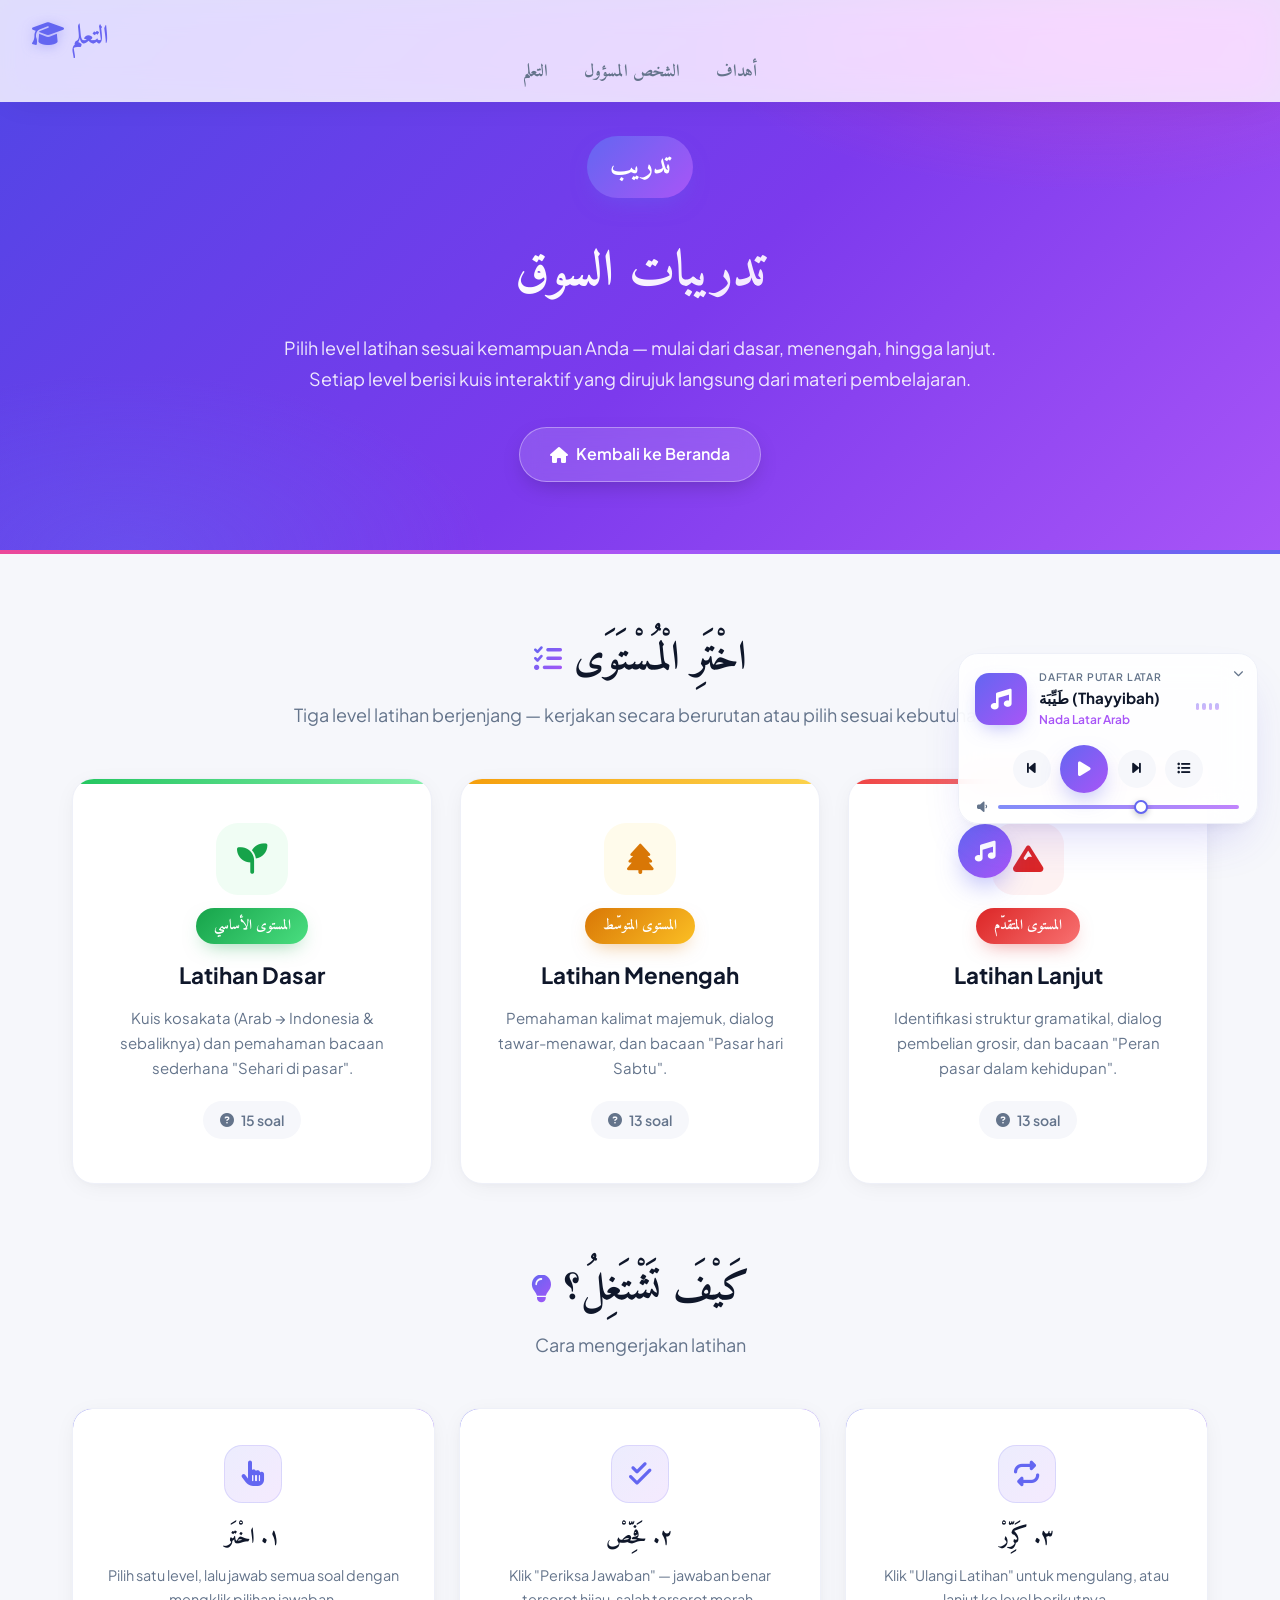
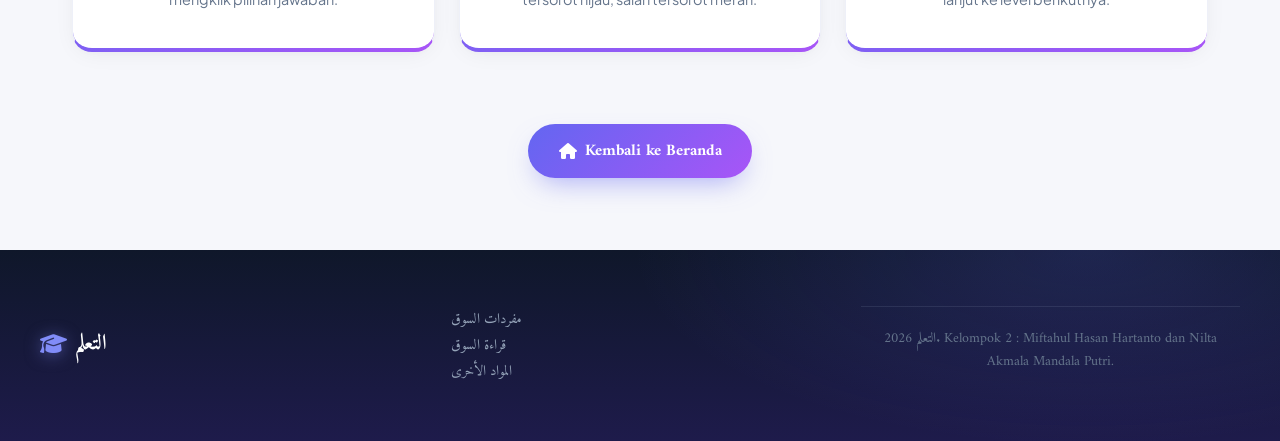
<file: latihan-pasar.html>
<!DOCTYPE html>
<html lang="ar">
<head>
    <meta charset="UTF-8">
    <meta name="viewport" content="width=device-width, initial-scale=1.0">
    <title>تدريب السوق - التعلم</title>
    <link rel="stylesheet" href="css/style.css">
    <link rel="stylesheet" href="https://cdnjs.cloudflare.com/ajax/libs/font-awesome/6.4.0/css/all.min.css">
</head>
<body>
    <!-- Navigation -->
    <nav class="navbar">
        <div class="logo">
            <a href="index.html" style="text-decoration: none; color: inherit;">
                <i class="fa-solid fa-graduation-cap"></i>
                التعلم
            </a>
        </div>
        <ul class="nav-links">
            <li><a href="index.html#courses">التعلم</a></li>
            <li><a href="index.html#features">الشخص المسؤول</a></li>
            <li><a href="index.html#about">أهداف</a></li>
        </ul>
    </nav>

    <!-- Header Materi -->
    <header class="vocab-hero">
        <div class="vocab-hero-content">
            <span class="section-tag">تدريب</span>
            <h1>تدريبات السوق</h1>
            <p>Pilih level latihan sesuai kemampuan Anda — mulai dari dasar, menengah, hingga lanjut. Setiap level berisi kuis interaktif yang dirujuk langsung dari materi pembelajaran.</p>
            <a href="index.html" class="btn-return"><i class="fa-solid fa-house"></i> Kembali ke Beranda</a>
        </div>
    </header>

    <!-- Pilihan Level -->
    <main class="vocab-section">

        <section class="vocab-group">
            <div class="section-header">
                <h2><i class="fa-solid fa-list-check"></i> اخْتَرِ الْمُسْتَوَى</h2>
                <p class="vocab-group-desc">Tiga level latihan berjenjang — kerjakan secara berurutan atau pilih sesuai kebutuhan</p>
            </div>
            <div class="level-grid">

                <!-- Level Dasar -->
                <a href="latihan-dasar.html" class="level-card level-basic">
                    <div class="level-icon">
                        <i class="fa-solid fa-seedling"></i>
                    </div>
                    <span class="level-badge">المستوى الأساسي</span>
                    <h3>Latihan Dasar</h3>
                    <p>Kuis kosakata (Arab → Indonesia & sebaliknya) dan pemahaman bacaan sederhana "Sehari di pasar".</p>
                    <span class="level-meta"><i class="fa-solid fa-circle-question"></i> 15 soal</span>
                </a>

                <!-- Level Menengah -->
                <a href="latihan-menengah.html" class="level-card level-medium">
                    <div class="level-icon">
                        <i class="fa-solid fa-tree"></i>
                    </div>
                    <span class="level-badge">المستوى المتوسّط</span>
                    <h3>Latihan Menengah</h3>
                    <p>Pemahaman kalimat majemuk, dialog tawar-menawar, dan bacaan "Pasar hari Sabtu".</p>
                    <span class="level-meta"><i class="fa-solid fa-circle-question"></i> 13 soal</span>
                </a>

                <!-- Level Lanjut -->
                <a href="latihan-lanjut.html" class="level-card level-advanced">
                    <div class="level-icon">
                        <i class="fa-solid fa-mountain"></i>
                    </div>
                    <span class="level-badge">المستوى المتقدّم</span>
                    <h3>Latihan Lanjut</h3>
                    <p>Identifikasi struktur gramatikal, dialog pembelian grosir, dan bacaan "Peran pasar dalam kehidupan".</p>
                    <span class="level-meta"><i class="fa-solid fa-circle-question"></i> 13 soal</span>
                </a>

            </div>
        </section>

        <!-- Panduan singkat -->
        <section class="vocab-group">
            <div class="section-header">
                <h2><i class="fa-solid fa-lightbulb"></i> كَيْفَ تَشْتَغِلُ؟</h2>
                <p class="vocab-group-desc">Cara mengerjakan latihan</p>
            </div>
            <div class="about-grid">
                <div class="about-card">
                    <div class="feature-icon">
                        <i class="fa-solid fa-hand-pointer"></i>
                    </div>
                    <h3>١. اخْتَر</h3>
                    <p>Pilih satu level, lalu jawab semua soal dengan mengklik pilihan jawaban.</p>
                </div>
                <div class="about-card">
                    <div class="feature-icon">
                        <i class="fa-solid fa-check-double"></i>
                    </div>
                    <h3>٢. فَحِّصْ</h3>
                    <p>Klik "Periksa Jawaban" — jawaban benar tersorot hijau, salah tersorot merah.</p>
                </div>
                <div class="about-card">
                    <div class="feature-icon">
                        <i class="fa-solid fa-repeat"></i>
                    </div>
                    <h3>٣. كَرِّرْ</h3>
                    <p>Klik "Ulangi Latihan" untuk mengulang, atau lanjut ke level berikutnya.</p>
                </div>
            </div>
        </section>

        <!-- Tombol kembali -->
        <div class="vocab-footer-nav">
            <a href="index.html" class="btn-primary"><i class="fa-solid fa-house"></i> Kembali ke Beranda</a>
        </div>

    </main>

    <!-- Footer -->
    <footer>
        <div class="footer-content">
            <div class="footer-logo">
                <i class="fa-solid fa-graduation-cap"></i>
                التعلم
            </div>
            <ul class="footer-links">
                <li><a href="kosakata-pasar.html">مفردات السوق</a></li>
                <li><a href="bacaan-pasar.html">قراءة السوق</a></li>
                <li><a href="index.html#courses">المواد الأخرى</a></li>
            </ul>
            <p class="footer-copyright">2026 التعلم. Kelompok 2 : Miftahul Hasan Hartanto dan Nilta Akmala Mandala Putri.</p>
        </div>
    </footer>

    <nav class="nav-toggle" id="navToggle">
        <span></span>
        <span></span>
        <span></span>
    </nav>

    <script>
        // Mobile navigation toggle
        const navToggle = document.querySelector('.nav-toggle');
        const navLinks = document.querySelector('.nav-links');

        if (navToggle) {
            navToggle.addEventListener('click', () => {
                navLinks.classList.toggle('active');
            });
        }
    </script>
    <script src="js/music-player.js"></script>
</body>
</html>
</file>
<file: css/style.css>
/* ============================================================
   SISTEM DESAIN — Belajar Bersama
   Font: Amiri (Arab) + Plus Jakarta Sans (Latin)
   ============================================================ */
@import url('https://fonts.googleapis.com/css2?family=Amiri:wght@400;700&family=Plus+Jakarta+Sans:wght@400;500;600;700;800&display=swap');

:root {
    /* Warna brand */
    --primary-color: #6366f1;
    --primary-deep: #4f46e5;
    --secondary-color: #a855f7;
    --accent-color: #ec4899;
    --bg-color: #f6f7fb;
    --text-color: #0f172a;
    --text-light: #64748b;
    --card-bg: #ffffff;
    --border-soft: #eef0f8;

    /* Gradien brand */
    --gradient: linear-gradient(135deg, #6366f1 0%, #a855f7 100%);
    --gradient-soft: linear-gradient(135deg, rgba(99,102,241,0.12), rgba(168,85,247,0.12));

    /* Bayangan lembut berlapis */
    --shadow: 0 4px 24px -6px rgba(15, 23, 42, 0.08), 0 2px 8px -4px rgba(15, 23, 42, 0.04);
    --shadow-lg: 0 24px 48px -16px rgba(79, 70, 229, 0.22), 0 8px 16px -8px rgba(15, 23, 42, 0.08);

    /* Kurva transisi halus */
    --ease: cubic-bezier(0.22, 1, 0.36, 1);
}

* {
    box-sizing: border-box;
    margin: 0;
    padding: 0;
}

html {
    font-family: 'Plus Jakarta Sans', 'Segoe UI', Tahoma, Geneva, Verdana, sans-serif;
    scroll-behavior: smooth;
    scroll-padding-top: 90px; /* anchor tidak tertutup navbar */
}

body {
    background-color: var(--bg-color);
    color: var(--text-color);
    line-height: 1.65;
    -webkit-font-smoothing: antialiased;
}

/* Seleksi teks & fokus aksesibel */
::selection {
    background: #c7d2fe;
    color: #1e1b4b;
}

a:focus-visible,
button:focus-visible,
input:focus-visible,
label.quiz-option:focus-within {
    outline: 3px solid rgba(99, 102, 241, 0.45);
    outline-offset: 2px;
    border-radius: 8px;
}

/* Scrollbar kustom */
::-webkit-scrollbar {
    width: 10px;
}
::-webkit-scrollbar-track {
    background: #eef0f8;
}
::-webkit-scrollbar-thumb {
    background: linear-gradient(#818cf8, #c084fc);
    border-radius: 999px;
    border: 2px solid #eef0f8;
}

/* ============================================================
   NAVBAR — kaca buram modern
   ============================================================ */
.navbar {
    background: rgba(255, 255, 255, 0.82);
    backdrop-filter: blur(16px) saturate(180%);
    -webkit-backdrop-filter: blur(16px) saturate(180%);
    padding: 1rem 2rem;
    box-shadow: 0 1px 0 rgba(99, 102, 241, 0.08), 0 8px 32px -12px rgba(15, 23, 42, 0.1);
    position: fixed;
    width: 100%;
    top: 0;
    z-index: 100;
}

.navbar-container {
    max-width: 1200px;
    margin: 0 auto;
    display: flex;
    justify-content: space-between;
    align-items: center;
}

/* Memaksa area logo dan tombol mengambil porsi yang sama,
   sehingga bagian .nav-links terdorong sempurna ke tengah */
.logo {
    flex: 1;
    font-size: 1.6rem;
    font-weight: 700;
    display: flex;
    align-items: center;
    gap: 0.6rem;
    font-family: 'Amiri', serif;
    background: var(--gradient);
    -webkit-background-clip: text;
    -webkit-text-fill-color: transparent;
    background-clip: text;
}

.logo i {
    -webkit-text-fill-color: var(--primary-color);
    filter: drop-shadow(0 2px 6px rgba(99, 102, 241, 0.35));
}

.nav-links {
    display: flex;
    gap: 2.25rem;
    list-style: none;
    justify-content: center;
    flex: 2;
    font-family: 'Amiri', serif;
}

/* Mengatur agar tombol login mentok ke kanan */
.navbar-container .btn-login,
.navbar-container div:last-child {
    flex: 1;
    display: flex;
    justify-content: flex-end;
}

.nav-toggle {
    display: none;
    flex-direction: column;
    gap: 5px;
    cursor: pointer;
    padding: 0.5rem;
}

.nav-toggle span {
    display: block;
    width: 25px;
    height: 3px;
    background: var(--gradient);
    border-radius: 999px;
    transition: all 0.3s ease;
}

.nav-toggle span:nth-child(1) {
    transform: rotate(45deg) translate(5px, 5px);
}

.nav-toggle span:nth-child(2) {
    opacity: 0;
}

.nav-toggle span:nth-child(3) {
    transform: rotate(-45deg) translate(7px, -6px);
}

@media (max-width: 768px) {
    .nav-links {
        display: none;
        position: absolute;
        top: 100%;
        left: 0;
        width: 100%;
        background: rgba(255, 255, 255, 0.95);
        backdrop-filter: blur(16px);
        -webkit-backdrop-filter: blur(16px);
        padding: 1.25rem;
        flex-direction: column;
        gap: 1rem;
        box-shadow: 0 16px 32px -12px rgba(15, 23, 42, 0.15);
    }

    .nav-links.active {
        display: flex;
    }

    .nav-toggle {
        display: flex;
    }
}

.nav-links a {
    text-decoration: none;
    color: var(--text-light);
    font-weight: 600;
    font-size: 1.0625rem;
    transition: color 0.3s var(--ease);
    position: relative;
    padding-bottom: 4px;
}

/* Garis bawah animasi dari tengah */
.nav-links a::after {
    content: '';
    position: absolute;
    bottom: 0;
    left: 0;
    width: 100%;
    height: 2.5px;
    background: var(--gradient);
    border-radius: 999px;
    transform: scaleX(0);
    transform-origin: center;
    transition: transform 0.3s var(--ease);
}

.nav-links a:hover {
    color: var(--primary-color);
}

.nav-links a:hover::after {
    transform: scaleX(1);
}

/* Menu aktif (terpilih) — tetap tersorot meski kursor berpindah */
.nav-links a.active {
    color: var(--primary-color);
    font-weight: 700;
}

.nav-links a.active::after {
    transform: scaleX(1);
    height: 3px;
}

/* Sembunyikan tombol login (tidak dipakai lagi) */
.btn-login,
.nav-links .btn-login,
.navbar-container .btn-login,
.navbar-container div:last-child {
    display: none;
}

/* ============================================================
   HERO — foto dengan lapisan gradien bertingkat
   ============================================================ */
.hero {
    /* Lapisan: sorotan ungu + gelap agar teks terbaca + foto */
    background-image:
        radial-gradient(1100px 520px at 75% 15%, rgba(168, 85, 247, 0.4), transparent 62%),
        radial-gradient(800px 420px at 15% 85%, rgba(99, 102, 241, 0.35), transparent 60%),
        linear-gradient(160deg, rgba(15, 23, 42, 0.78) 0%, rgba(67, 56, 202, 0.6) 100%),
        url('../images/1098033952929674237.jpeg');
    background-size: cover;
    background-repeat: no-repeat;
    background-position: center;

    display: flex;
    align-items: center;
    padding: 120px 50px 70px;
    min-height: 85vh;
    color: white;
    position: relative;
    overflow: hidden;
}

/* Garis dekoratif halus di dasar hero */
.hero::after {
    content: '';
    position: absolute;
    bottom: 0;
    left: 0;
    right: 0;
    height: 5px;
    background: var(--gradient);
    opacity: 0.85;
}

.hero-content {
    max-width: 800px;
    margin: 0 auto;
    text-align: center;
    padding: 2.5rem;
    background: rgba(15, 23, 42, 0.25);
    backdrop-filter: blur(6px);
    -webkit-backdrop-filter: blur(6px);
    border: 1px solid rgba(255, 255, 255, 0.12);
    border-radius: 24px;
    box-shadow: 0 32px 64px -24px rgba(0, 0, 0, 0.45);
}

.hero-content h1 {
    font-size: 3.5rem;
    line-height: 1.25;
    margin-bottom: 1.25rem;
    font-weight: 800;
    background: linear-gradient(135deg, #ffffff 20%, #ddd6fe 100%);
    -webkit-background-clip: text;
    -webkit-text-fill-color: transparent;
    background-clip: text;
    font-family: 'Amiri', serif;
    text-shadow: none;
}

.hero-content p {
    font-size: 1.25rem;
    margin-bottom: 2rem;
    max-width: 620px;
    margin-left: auto;
    margin-right: auto;
    color: rgba(255, 255, 255, 0.88);
    line-height: 1.75;
}

.hero-buttons {
    display: flex;
    gap: 1rem;
    justify-content: center;
    flex-wrap: wrap;
}

.btn-primary {
    background: rgba(255, 255, 255, 0.14);
    color: white;
    padding: 0.85rem 1.9rem;
    border-radius: 999px;
    font-weight: 600;
    text-decoration: none;
    backdrop-filter: blur(10px);
    border: 1px solid rgba(255, 255, 255, 0.35);
    transition: all 0.35s var(--ease);
    font-family: 'Amiri', serif;
    box-shadow: 0 8px 24px -8px rgba(0, 0, 0, 0.3);
}

.btn-primary:hover {
    transform: translateY(-3px);
    background: rgba(255, 255, 255, 0.24);
    box-shadow: 0 16px 32px -10px rgba(0, 0, 0, 0.35);
}

/* Hero Image */
.hero-img {
    width: 100%;
    max-width: 500px;
    margin: 0 auto;
    display: block;
}

.hero-img svg {
    width: 100%;
    height: auto;
    filter: drop-shadow(0 20px 20px rgba(0, 0, 0, 0.2));
}

/* ============================================================
   HEADER HALAMAN MATERI (vocab-hero)
   ============================================================ */
.vocab-hero {
    background:
        radial-gradient(700px 320px at 85% 0%, rgba(236, 72, 153, 0.28), transparent 60%),
        radial-gradient(600px 300px at 10% 100%, rgba(99, 102, 241, 0.4), transparent 60%),
        linear-gradient(135deg, #4f46e5 0%, #7c3aed 55%, #a855f7 100%);
    padding: 8.5rem 2rem 4.5rem;
    text-align: center;
    color: white;
    position: relative;
    overflow: hidden;
}

/* Garis gradien di dasar header */
.vocab-hero::after {
    content: '';
    position: absolute;
    bottom: 0;
    left: 0;
    right: 0;
    height: 4px;
    background: linear-gradient(90deg, #ec4899, #a855f7, #6366f1);
}

.vocab-hero-content {
    max-width: 720px;
    margin: 0 auto;
    position: relative;
}

.vocab-hero h1 {
    font-size: 3.125rem;
    font-weight: 800;
    margin: 1.1rem 0;
    font-family: 'Amiri', serif;
    background: linear-gradient(135deg, #ffffff 30%, #e9d5ff 100%);
    -webkit-background-clip: text;
    -webkit-text-fill-color: transparent;
    background-clip: text;
}

.vocab-hero p {
    font-size: 1.125rem;
    margin-bottom: 2rem;
    color: rgba(255, 255, 255, 0.88);
    line-height: 1.75;
}

.btn-return {
    display: inline-flex;
    align-items: center;
    gap: 0.5rem;
    background: rgba(255, 255, 255, 0.14);
    color: white;
    padding: 0.85rem 1.9rem;
    border-radius: 999px;
    font-weight: 600;
    text-decoration: none;
    backdrop-filter: blur(10px);
    border: 1px solid rgba(255, 255, 255, 0.35);
    transition: all 0.35s var(--ease);
    box-shadow: 0 8px 24px -8px rgba(0, 0, 0, 0.25);
}

.btn-return:hover {
    background: rgba(255, 255, 255, 0.26);
    transform: translateY(-3px);
}

/* ============================================================
   JUDUL SECTION & TAG
   ============================================================ */
.section-header {
    text-align: center;
    margin-bottom: 3rem;
}

.section-tag {
    display: inline-block;
    padding: 0.5rem 1.4rem;
    background: var(--gradient);
    color: white;
    border-radius: 999px;
    font-size: 1.75rem;
    font-weight: 700;
    text-transform: uppercase;
    margin-bottom: 1rem;
    box-shadow: 0 10px 24px -10px rgba(99, 102, 241, 0.55);
    font-family: 'Amiri', serif;
}

.section-header h2 {
    font-size: 2.5rem;
    margin-bottom: 0.5rem;
    font-family: 'Amiri', serif;
    color: var(--text-color);
}

/* ============================================================
   COURSES
   ============================================================ */
.courses {
    padding: 6rem 2rem;
    max-width: 1200px;
    margin: 0 auto;
}

.courses-grid {
    display: grid;
    grid-template-columns: repeat(auto-fit, minmax(300px, 1fr));
    gap: 1.75rem;
}

.course-card {
    background-color: var(--card-bg);
    border-radius: 20px;
    overflow: hidden;
    box-shadow: var(--shadow);
    border: 1px solid var(--border-soft);
    transition: transform 0.35s var(--ease), box-shadow 0.35s var(--ease);
}

.course-card:hover {
    transform: translateY(-8px);
    box-shadow: var(--shadow-lg);
}

/* Link yang membungkus seluruh isi kartu kursus */
.course-link {
    display: block;
    text-decoration: none;
    color: inherit;
}

.course-link:hover {
    color: inherit;
}

.course-image {
    height: 190px;
    background: linear-gradient(135deg, #eef2ff, #faf5ff);
    display: flex;
    align-items: center;
    justify-content: center;
    color: var(--text-light);
    font-size: 2rem;
    position: relative;
    overflow: hidden;
}

/* Kilau halus pada area gambar */
.course-image::after {
    content: '';
    position: absolute;
    inset: 0;
    background: radial-gradient(400px 160px at 80% 0%, rgba(168, 85, 247, 0.12), transparent 70%);
}

.course-image img {
    position: relative;
    z-index: 1;
}

.course-image i {
    margin: 0;
    position: relative;
    z-index: 1;
}

.course-info {
    padding: 1.6rem 1.6rem 1.5rem;
}

.course-info h3 {
    font-size: 1.375rem;
    margin-bottom: 0.5rem;
    color: var(--text-color);
    font-family: 'Amiri', serif;
}

.course-info p {
    color: var(--text-light);
    font-size: 0.9rem;
    margin-bottom: 1rem;
}

.course-meta {
    display: flex;
    justify-content: space-between;
    align-items: center;
    margin-top: 1rem;
    padding-top: 1rem;
    border-top: 1px solid var(--border-soft);
}

.course-meta span {
    display: flex;
    align-items: center;
    gap: 0.35rem;
    color: var(--text-light);
    font-size: 0.875rem;
    font-weight: 500;
}

.course-meta span i {
    color: var(--primary-color);
}

/* ============================================================
   FEATURES
   ============================================================ */
.features {
    padding: 6rem 2rem;
    max-width: 1200px;
    margin: 0 auto;
    background-color: var(--card-bg);
    font-family: 'Amiri', serif;
    border-radius: 28px;
    box-shadow: var(--shadow);
    border: 1px solid var(--border-soft);
}

.features-grid {
    display: grid;
    grid-template-columns: repeat(auto-fit, minmax(250px, 1fr));
    gap: 1.5rem;
    margin-top: 3rem;
}

.feature-card {
    text-align: center;
    padding: 2.25rem 1.5rem;
    border-radius: 20px;
    transition: background-color 0.35s var(--ease), transform 0.35s var(--ease), box-shadow 0.35s var(--ease);
}

.feature-card:hover {
    background: var(--gradient-soft);
    transform: translateY(-6px);
    box-shadow: var(--shadow);
}

/* Link yang membungkus seluruh isi kartu fitur */
.feature-link {
    display: block;
    text-decoration: none;
    color: inherit;
}

.feature-link:hover {
    color: inherit;
}

.feature-icon {
    width: 58px;
    height: 58px;
    margin: 0 auto 1.1rem;
    background: var(--gradient-soft);
    border: 1px solid rgba(99, 102, 241, 0.16);
    border-radius: 18px;
    display: flex;
    align-items: center;
    justify-content: center;
    transition: transform 0.35s var(--ease), box-shadow 0.35s var(--ease);
}

.feature-card:hover .feature-icon,
.about-card:hover .feature-icon {
    transform: scale(1.08) rotate(-3deg);
    box-shadow: 0 12px 24px -10px rgba(99, 102, 241, 0.45);
}

.feature-icon i {
    font-size: 1.6rem;
    color: var(--primary-color);
}

/* Warna brand untuk ikon sosial media */
.feature-icon .fa-instagram {
    color: #E1306C;
}

.feature-icon .fa-youtube {
    color: #FF0000;
}

/* ============================================================
   ABOUT
   ============================================================ */
.about {
    padding: 6rem 2rem;
    max-width: 1200px;
    margin: 0 auto;
    font-family: 'Amiri', serif;
}

.about-intro {
    max-width: 700px;
    margin: 1rem auto 0;
    color: var(--text-light);
    font-size: 1.125rem;
}

.about-grid {
    display: grid;
    grid-template-columns: repeat(auto-fit, minmax(250px, 1fr));
    gap: 1.5rem;
    margin-top: 3rem;
}

.about-card {
    background-color: var(--card-bg);
    border-radius: 20px;
    padding: 2.25rem 1.75rem;
    text-align: center;
    box-shadow: var(--shadow);
    border: 1px solid var(--border-soft);
    border-bottom: 4px solid transparent;
    background-image: linear-gradient(var(--card-bg), var(--card-bg)), var(--gradient);
    background-origin: border-box;
    background-clip: padding-box, border-box;
    transition: transform 0.35s var(--ease), box-shadow 0.35s var(--ease);
}

.about-card:hover {
    transform: translateY(-6px);
    box-shadow: var(--shadow-lg);
}

.about-card h3 {
    font-size: 1.375rem;
    margin-bottom: 0.5rem;
    color: var(--text-color);
    font-family: 'Amiri', serif; /* Judul Arab di kartu selaras dengan font Amiri */
}

.about-card p {
    color: var(--text-light);
    font-size: 0.9rem;
}

/* ============================================================
   KOSAKATAN — kartu
   ============================================================ */
.vocab-section {
    max-width: 1200px;
    margin: 0 auto;
    padding: 4.5rem 2rem;
}

.vocab-group {
    margin-bottom: 4.5rem;
}

.vocab-group .section-header h2 {
    font-family: 'Amiri', serif;
    display: flex;
    align-items: center;
    justify-content: center;
    gap: 0.75rem;
}

.vocab-group .section-header h2 i {
    background: var(--gradient);
    -webkit-background-clip: text;
    background-clip: text;
    -webkit-text-fill-color: transparent;
    font-size: 1.75rem;
}

.vocab-group-desc {
    color: var(--text-light);
    font-size: 1.125rem;
}

.vocab-grid {
    display: grid;
    grid-template-columns: repeat(auto-fit, minmax(200px, 1fr));
    gap: 1.1rem;
    margin-top: 2rem;
}

.vocab-card {
    position: relative;
    background-color: var(--card-bg);
    border-radius: 16px;
    padding: 1.6rem 1rem;
    text-align: center;
    box-shadow: var(--shadow);
    display: flex;
    flex-direction: column;
    gap: 0.35rem;
    overflow: hidden;
    transition: transform 0.35s var(--ease), box-shadow 0.35s var(--ease);
}

/* Pita gradien di bawah kartu */
.vocab-card::after {
    content: '';
    position: absolute;
    bottom: 0;
    left: 0;
    right: 0;
    height: 4px;
    background: var(--gradient);
}

.vocab-card:hover {
    transform: translateY(-6px);
    box-shadow: var(--shadow-lg);
}

.vocab-ar {
    font-family: 'Amiri', serif;
    font-size: 1.85rem;
    font-weight: 700;
    color: var(--text-color);
    direction: rtl;
}

.vocab-latin {
    font-size: 0.875rem;
    font-style: italic;
    color: var(--secondary-color);
    font-weight: 500;
}

.vocab-id {
    font-size: 1rem;
    font-weight: 600;
    color: var(--text-light);
    padding-top: 0.5rem;
    border-top: 1px solid var(--border-soft);
}

.vocab-footer-nav {
    text-align: center;
    margin-top: 2.5rem;
}

.vocab-footer-nav .btn-primary {
    background: var(--gradient);
    color: white;
    display: inline-flex;
    align-items: center;
    gap: 0.5rem;
    border: none;
    backdrop-filter: none;
    box-shadow: 0 12px 28px -10px rgba(99, 102, 241, 0.55);
}

.vocab-footer-nav .btn-primary:hover {
    background: var(--gradient);
    filter: brightness(1.08);
    box-shadow: 0 16px 36px -10px rgba(99, 102, 241, 0.65);
}

/* ============================================================
   KARTU PEMILIHAN LEVEL
   ============================================================ */
.level-grid {
    display: grid;
    grid-template-columns: repeat(auto-fit, minmax(280px, 1fr));
    gap: 1.75rem;
    margin-top: 2rem;
}

.level-card {
    display: flex;
    flex-direction: column;
    align-items: center;
    text-align: center;
    gap: 0.8rem;
    background-color: var(--card-bg);
    border-radius: 22px;
    padding: 2.75rem 1.75rem;
    text-decoration: none;
    color: inherit;
    box-shadow: var(--shadow);
    border: 1px solid var(--border-soft);
    position: relative;
    overflow: hidden;
    transition: transform 0.35s var(--ease), box-shadow 0.35s var(--ease);
}

/* Pita gradien di puncak kartu */
.level-card::before {
    content: '';
    position: absolute;
    top: 0;
    left: 0;
    right: 0;
    height: 5px;
    background: var(--gradient);
}

.level-card:hover {
    transform: translateY(-8px);
    box-shadow: var(--shadow-lg);
    color: inherit;
}

.level-basic::before {
    background: linear-gradient(90deg, #22c55e, #86efac);
}

.level-medium::before {
    background: linear-gradient(90deg, #f59e0b, #fcd34d);
}

.level-advanced::before {
    background: linear-gradient(90deg, #ef4444, #fca5a5);
}

.level-icon {
    width: 72px;
    height: 72px;
    border-radius: 22px;
    background-color: var(--bg-color);
    display: flex;
    align-items: center;
    justify-content: center;
    font-size: 1.9rem;
    color: var(--primary-color);
    transition: transform 0.35s var(--ease);
}

.level-card:hover .level-icon {
    transform: scale(1.1) rotate(-4deg);
}

.level-basic .level-icon {
    background-color: #f0fdf4;
    color: #16a34a;
}

.level-medium .level-icon {
    background-color: #fffbeb;
    color: #d97706;
}

.level-advanced .level-icon {
    background-color: #fef2f2;
    color: #dc2626;
}

.level-badge {
    display: inline-block;
    padding: 0.4rem 1.1rem;
    border-radius: 999px;
    font-size: 0.875rem;
    font-weight: 700;
    font-family: 'Amiri', serif;
    color: white;
    background: var(--gradient);
    box-shadow: 0 8px 20px -8px rgba(99, 102, 241, 0.5);
}

.level-basic .level-badge {
    background: linear-gradient(135deg, #16a34a, #4ade80);
    box-shadow: 0 8px 20px -8px rgba(22, 163, 74, 0.5);
}

.level-medium .level-badge {
    background: linear-gradient(135deg, #d97706, #fbbf24);
    box-shadow: 0 8px 20px -8px rgba(217, 119, 6, 0.5);
}

.level-advanced .level-badge {
    background: linear-gradient(135deg, #dc2626, #f87171);
    box-shadow: 0 8px 20px -8px rgba(220, 38, 38, 0.5);
}

.level-card h3 {
    font-size: 1.4rem;
    color: var(--text-color);
}

.level-card p {
    color: var(--text-light);
    font-size: 0.9375rem;
    line-height: 1.65;
}

.level-meta {
    display: inline-flex;
    align-items: center;
    gap: 0.4rem;
    margin-top: 0.5rem;
    padding: 0.45rem 1.1rem;
    border-radius: 999px;
    background-color: var(--bg-color);
    color: var(--text-light);
    font-size: 0.875rem;
    font-weight: 600;
}

/* ============================================================
   BACAAN — daftar kalimat bernomor
   ============================================================ */
.reading-list {
    display: flex;
    flex-direction: column;
    gap: 1rem;
    margin-top: 2rem;
}

.reading-item {
    position: relative;
    display: flex;
    align-items: center;
    gap: 1.25rem;
    background-color: var(--card-bg);
    border-radius: 16px;
    padding: 1.3rem 1.6rem;
    box-shadow: var(--shadow);
    border: 1px solid var(--border-soft);
    transition: transform 0.3s var(--ease), box-shadow 0.3s var(--ease);
}

/* Pita gradien di sisi kanan */
.reading-item::after {
    content: '';
    position: absolute;
    top: 12px;
    bottom: 12px;
    right: 0;
    width: 4px;
    border-radius: 999px;
    background: var(--gradient);
}

.reading-item:hover {
    transform: translateX(-6px);
    box-shadow: var(--shadow-lg);
}

.reading-number {
    min-width: 42px;
    height: 42px;
    border-radius: 14px;
    background: var(--gradient);
    color: white;
    font-weight: 700;
    display: flex;
    align-items: center;
    justify-content: center;
    flex-shrink: 0;
    box-shadow: 0 8px 16px -8px rgba(99, 102, 241, 0.5);
}

.reading-text {
    display: flex;
    flex-direction: column;
    gap: 0.25rem;
    flex: 1; /* isi sisa lebar baris agar teks Arab rata kanan lurus antar-baris */
    min-width: 0;
}

.reading-ar {
    font-family: 'Amiri', serif;
    font-size: 1.5rem;
    font-weight: 700;
    color: var(--text-color);
    direction: rtl;
    text-align: right;
    line-height: 2.1; /* ruang cukup untuk harakat agar tidak terpotong */
    letter-spacing: normal;
    word-spacing: 0.05em;
}

.reading-id {
    color: var(--text-light);
    font-size: 1rem;
}

/* ============================================================
   DIALOG — gelembung percakapan
   ============================================================ */
.dialogue {
    margin-top: 2rem;
    display: flex;
    flex-direction: column;
    gap: 1rem;
}

.dialogue-line {
    max-width: 78%;
    padding: 1.1rem 1.5rem;
    border-radius: 20px;
    box-shadow: var(--shadow);
    border: 1px solid transparent;
    transition: transform 0.3s var(--ease);
}

.dialogue-line:hover {
    transform: translateY(-2px);
}

.dialogue-line.seller {
    align-self: flex-start;
    background: linear-gradient(135deg, #eef2ff, #e0e7ff);
    border-color: rgba(99, 102, 241, 0.15);
    border-bottom-left-radius: 6px;
}

.dialogue-line.buyer {
    align-self: flex-end;
    background: linear-gradient(135deg, #fdf2f8, #fce7f3);
    border-color: rgba(236, 72, 153, 0.15);
    border-bottom-right-radius: 6px;
}

.dialogue-speaker {
    display: inline-flex;
    align-items: center;
    gap: 0.4rem;
    font-size: 0.8rem;
    font-weight: 700;
    text-transform: uppercase;
    margin-bottom: 0.5rem;
    color: var(--primary-color);
    letter-spacing: 0.03em;
}

.dialogue-line.buyer .dialogue-speaker {
    color: var(--accent-color);
}

.dialogue-ar {
    font-family: 'Amiri', serif;
    font-size: 1.375rem;
    font-weight: 700;
    color: var(--text-color);
    direction: rtl;
    text-align: right;
    line-height: 2;
    letter-spacing: normal;
    margin-bottom: 0.25rem;
}

.dialogue-id {
    color: var(--text-light);
    font-size: 0.9375rem;
}

/* ============================================================
   BACAAN PANJANG (passage)
   ============================================================ */
.reading-passage {
    margin-top: 2rem;
    background-color: var(--card-bg);
    border-radius: 20px;
    padding: 2.75rem;
    box-shadow: var(--shadow);
    border: 1px solid var(--border-soft);
    position: relative;
    overflow: hidden;
}

/* Sorotan gradien lembut di pojok */
.reading-passage::before {
    content: '';
    position: absolute;
    top: -80px;
    right: -80px;
    width: 220px;
    height: 220px;
    background: radial-gradient(circle, rgba(168, 85, 247, 0.1), transparent 70%);
    pointer-events: none;
}

.passage-ar {
    font-family: 'Amiri', serif;
    font-size: 1.65rem;
    line-height: 2.35;
    color: var(--text-color);
    direction: rtl;
    text-align: justify;
    text-justify: inter-word;
    word-spacing: 0.06em;
    letter-spacing: normal;
    margin-bottom: 2rem;
    position: relative;
}

.passage-translation {
    background: linear-gradient(135deg, #f5f3ff, #eef2ff);
    border-radius: 16px;
    padding: 1.6rem;
    border: 1px solid rgba(99, 102, 241, 0.1);
}

.passage-translation h4 {
    display: flex;
    align-items: center;
    gap: 0.5rem;
    background: var(--gradient);
    -webkit-background-clip: text;
    background-clip: text;
    -webkit-text-fill-color: transparent;
    margin-bottom: 0.75rem;
    font-size: 1rem;
}

.passage-translation h4 i {
    -webkit-text-fill-color: var(--primary-color);
}

.passage-translation p {
    color: var(--text-light);
    line-height: 1.85;
}

/* ============================================================
   KUIS / LATIHAN
   ============================================================ */
.quiz-list {
    display: flex;
    flex-direction: column;
    gap: 1.3rem;
    margin-top: 2rem;
}

.quiz-question {
    background-color: var(--card-bg);
    border-radius: 16px;
    padding: 1.6rem;
    box-shadow: var(--shadow);
    border: 1px solid var(--border-soft);
    border-right: 4px solid #c7d2fe;
    transition: border-color 0.3s ease, box-shadow 0.3s var(--ease);
}

.quiz-question.correct {
    border-right-color: #16a34a;
    box-shadow: 0 12px 28px -14px rgba(22, 163, 74, 0.35);
}

.quiz-question.wrong,
.quiz-question.missed {
    border-right-color: #dc2626;
    box-shadow: 0 12px 28px -14px rgba(220, 38, 38, 0.3);
}

.quiz-q {
    font-size: 1.15rem;
    margin-bottom: 1.1rem;
    color: var(--text-color);
    line-height: 1.8;
}

.quiz-num {
    background: var(--gradient);
    -webkit-background-clip: text;
    background-clip: text;
    -webkit-text-fill-color: transparent;
    font-weight: 800;
    margin-left: 0.35rem;
}

.quiz-hint {
    font-family: 'Amiri', serif;
    font-size: 1.4rem;
    color: var(--secondary-color);
}

.quiz-option {
    display: block;
    padding: 0.85rem 1.1rem;
    margin-bottom: 0.55rem;
    border: 2px solid var(--border-soft);
    border-radius: 12px;
    cursor: pointer;
    transition: all 0.25s var(--ease);
    font-size: 1rem;
    background: var(--card-bg);
}

.quiz-option:last-child {
    margin-bottom: 0;
}

.quiz-option:hover {
    border-color: var(--primary-color);
    background: var(--gradient-soft);
    transform: translateX(-4px);
}

.quiz-option input {
    margin-right: 0.5rem;
    accent-color: var(--primary-color);
}

.quiz-option.correct {
    border-color: #16a34a;
    background: linear-gradient(135deg, #f0fdf4, #dcfce7);
    color: #166534;
    font-weight: 600;
}

.quiz-option.correct::after {
    content: ' ✓';
    color: #16a34a;
}

.quiz-option.wrong {
    border-color: #dc2626;
    background: linear-gradient(135deg, #fef2f2, #fee2e2);
    color: #991b1b;
}

.quiz-option.wrong::after {
    content: ' ✗';
    color: #dc2626;
}

/* Aksi kuis */
.quiz-actions {
    display: flex;
    gap: 1rem;
    justify-content: center;
    margin-top: 2.5rem;
    flex-wrap: wrap;
}

.quiz-check {
    display: inline-flex;
    align-items: center;
    gap: 0.5rem;
    background: var(--gradient);
    color: white;
    border: none;
    cursor: pointer;
    font-size: 1rem;
    border-radius: 999px;
    box-shadow: 0 12px 28px -10px rgba(99, 102, 241, 0.55);
}

.quiz-check:hover {
    filter: brightness(1.08);
    transform: translateY(-2px);
    box-shadow: 0 16px 36px -10px rgba(99, 102, 241, 0.65);
}

.btn-reset {
    display: inline-flex;
    align-items: center;
    gap: 0.5rem;
    background: transparent;
    color: var(--primary-color);
    border: 2px solid var(--primary-color);
    padding: 0.75rem 1.5rem;
    border-radius: 999px;
    font-weight: 600;
    cursor: pointer;
    font-size: 1rem;
    transition: all 0.3s var(--ease);
}

.btn-reset:hover {
    background: var(--gradient);
    color: white;
    border-color: transparent;
    transform: translateY(-2px);
}

/* Kotak skor */
.quiz-score {
    display: flex;
    align-items: center;
    justify-content: center;
    gap: 0.75rem;
    margin-top: 2rem;
    padding: 1.6rem;
    border-radius: 16px;
    font-size: 1.25rem;
    font-weight: 700;
    text-align: center;
    box-shadow: var(--shadow);
}

.quiz-score.perfect {
    background: linear-gradient(135deg, #f0fdf4, #dcfce7);
    color: #166534;
    border: 2px solid #16a34a;
}

.quiz-score.good {
    background: linear-gradient(135deg, #eef2ff, #e0e7ff);
    color: #3730a3;
    border: 2px solid var(--primary-color);
}

.quiz-score.low {
    background: linear-gradient(135deg, #fef2f2, #fee2e2);
    color: #991b1b;
    border: 2px solid #dc2626;
}

/* Konsistensi font Amiri untuk semua teks Arab di halaman materi */
.section-tag,
.dialogue-speaker,
.quiz-q,
.quiz-option {
    font-family: 'Amiri', serif;
}

/* ============================================================
   FOOTER — gradasi gelap elegan
   ============================================================ */
footer {
    background:
        radial-gradient(700px 300px at 85% 0%, rgba(99, 102, 241, 0.18), transparent 65%),
        linear-gradient(180deg, #0f172a 0%, #1e1b4b 100%);
    color: #94a3b8;
    padding: 3.5rem 2rem 1.25rem;
    font-family: 'Amiri', serif;
}

.footer-content {
    max-width: 1200px;
    margin: 0 auto;
    display: grid;
    grid-template-columns: 1fr 1fr 1fr;
    gap: 2rem;
    margin-bottom: 2.25rem;
}

.footer-logo {
    display: flex;
    align-items: center;
    gap: 0.5rem;
    font-size: 1.35rem;
    font-weight: 700;
    color: white;
}

.footer-logo i {
    color: #818cf8;
    filter: drop-shadow(0 2px 8px rgba(129, 140, 248, 0.5));
}

.footer-links {
    list-style: none;
}

.footer-links h4 {
    color: white;
    margin-bottom: 1rem;
    font-size: 0.875rem;
    text-transform: uppercase;
    letter-spacing: 0.06em;
}

.footer-links ul {
    display: flex;
    flex-direction: column;
    gap: 0.55rem;
}

.footer-links a {
    color: #94a3b8;
    text-decoration: none;
    font-size: 0.9rem;
    transition: color 0.3s ease, transform 0.3s ease;
    display: inline-block;
}

.footer-links a:hover {
    color: #a5b4fc;
    transform: translateX(-3px);
}

.footer-copyright {
    text-align: center;
    padding-top: 1.25rem;
    border-top: 1px solid rgba(148, 163, 184, 0.15);
    color: #64748b;
    font-size: 0.875rem;
}

/* ============================================================
   RESPONSIVE
   ============================================================ */
@media (max-width: 768px) {
    .footer-content {
        grid-template-columns: 1fr;
    }

    .hero {
        padding: 100px 24px 56px;
        min-height: 75vh;
    }

    .hero-content {
        padding: 1.75rem;
        border-radius: 20px;
    }

    .hero-content h1 {
        font-size: 2.4rem;
    }

    .vocab-hero h1 {
        font-size: 2.4rem;
    }

    .section-header h2 {
        font-size: 2rem;
    }

    .section-tag {
        font-size: 1.4rem;
    }

    .dialogue-line {
        max-width: 92%;
    }

    .reading-passage {
        padding: 1.75rem;
    }
}

/* ============================================================
   PEMUTAR MUSIK LATAR — kartu playlist mengambang
   ============================================================ */
.music-player {
    position: fixed;
    bottom: 22px;
    right: 22px;
    z-index: 999;
    font-family: 'Plus Jakarta Sans', sans-serif;
}

.music-card {
    width: 300px;
    background: rgba(255, 255, 255, 0.88);
    backdrop-filter: blur(18px) saturate(170%);
    -webkit-backdrop-filter: blur(18px) saturate(170%);
    border: 1px solid var(--border-soft);
    border-radius: 20px;
    box-shadow: var(--shadow-lg);
    overflow: hidden;
    transform-origin: bottom right;
    animation: mp-rise 0.5s var(--ease);
}

@keyframes mp-rise {
    from { opacity: 0; transform: translateY(16px) scale(0.96); }
    to   { opacity: 1; transform: translateY(0) scale(1); }
}

/* Kepala kartu */
.music-head {
    display: flex;
    align-items: center;
    gap: 0.75rem;
    padding: 0.9rem 1rem 0.6rem;
    position: relative;
}

.music-cover {
    width: 52px;
    height: 52px;
    min-width: 52px;
    border-radius: 14px;
    background: var(--gradient);
    color: white;
    display: flex;
    align-items: center;
    justify-content: center;
    font-size: 1.3rem;
    box-shadow: 0 8px 20px -8px rgba(99, 102, 241, 0.55);
    transition: transform 0.6s var(--ease);
}

/* Cover berputar saat musik bermain */
.music-player.playing .music-cover {
    animation: mp-spin 4s linear infinite;
}

@keyframes mp-spin {
    from { transform: rotate(0deg); }
    to   { transform: rotate(360deg); }
}

.music-info {
    display: flex;
    flex-direction: column;
    min-width: 0;
    flex: 1;
}

.music-now {
    font-size: 0.65rem;
    text-transform: uppercase;
    letter-spacing: 0.08em;
    color: var(--text-light);
    font-weight: 600;
}

.music-title {
    font-size: 0.95rem;
    color: var(--text-color);
    white-space: nowrap;
    overflow: hidden;
    text-overflow: ellipsis;
}

.music-artist {
    font-size: 0.75rem;
    color: var(--secondary-color);
    font-weight: 600;
}

/* Equalizer animasi */
.music-eq {
    display: flex;
    align-items: flex-end;
    gap: 3px;
    height: 22px;
    margin-left: auto;
    margin-right: 1.4rem;
}

.music-eq span {
    width: 3.5px;
    height: 30%;
    border-radius: 999px;
    background: var(--gradient);
    animation: mp-eq 0.9s ease-in-out infinite;
    animation-play-state: paused;
    opacity: 0.45;
}

.music-player.playing .music-eq span {
    animation-play-state: running;
    opacity: 1;
}

.music-eq span:nth-child(1) { animation-delay: 0s; }
.music-eq span:nth-child(2) { animation-delay: 0.2s; }
.music-eq span:nth-child(3) { animation-delay: 0.4s; }
.music-eq span:nth-child(4) { animation-delay: 0.1s; }

@keyframes mp-eq {
    0%, 100% { height: 25%; }
    50%      { height: 100%; }
}

/* Tombol collapse */
.mp-collapse {
    position: absolute;
    top: 0.55rem;
    right: 0.45rem;
    width: 24px !important;
    height: 24px !important;
    font-size: 0.65rem !important;
    color: var(--text-light) !important;
    background: transparent !important;
    box-shadow: none !important;
    border: none !important;
}

/* Kontrol */
.music-controls {
    display: flex;
    align-items: center;
    justify-content: center;
    gap: 0.6rem;
    padding: 0.35rem 1rem 0.5rem;
}

.mp-btn {
    width: 38px;
    height: 38px;
    border-radius: 50%;
    border: none;
    background: var(--bg-color);
    color: var(--text-color);
    font-size: 0.85rem;
    cursor: pointer;
    display: flex;
    align-items: center;
    justify-content: center;
    transition: all 0.25s var(--ease);
}

.mp-btn:hover {
    background: var(--gradient-soft);
    color: var(--primary-color);
    transform: scale(1.08);
}

.mp-play {
    width: 48px;
    height: 48px;
    font-size: 1.05rem;
    background: var(--gradient);
    color: white;
    box-shadow: 0 10px 24px -8px rgba(99, 102, 241, 0.6);
}

.mp-play:hover {
    background: var(--gradient);
    color: white;
    filter: brightness(1.08);
    transform: scale(1.1);
}

.mp-list-toggle.active {
    background: var(--gradient);
    color: white;
}

/* Volume */
.music-volume {
    display: flex;
    align-items: center;
    gap: 0.6rem;
    padding: 0 1.15rem 0.55rem;
    color: var(--text-light);
    font-size: 0.75rem;
}

.music-volume input[type='range'] {
    flex: 1;
    height: 4px;
    appearance: none;
    -webkit-appearance: none;
    background: linear-gradient(90deg, #818cf8, #c084fc);
    border-radius: 999px;
    cursor: pointer;
    outline: none;
}

.music-volume input[type='range']::-webkit-slider-thumb {
    -webkit-appearance: none;
    width: 14px;
    height: 14px;
    border-radius: 50%;
    background: white;
    border: 2px solid var(--primary-color);
    box-shadow: 0 2px 6px rgba(15, 23, 42, 0.25);
}

.music-volume input[type='range']::-moz-range-thumb {
    width: 12px;
    height: 12px;
    border-radius: 50%;
    background: white;
    border: 2px solid var(--primary-color);
}

/* Daftar lagu */
.music-list {
    list-style: none;
    max-height: 0;
    overflow: hidden;
    transition: max-height 0.4s var(--ease);
    border-top: 1px solid transparent;
}

.music-list.open {
    max-height: 180px;
    overflow-y: auto;
    border-top-color: var(--border-soft);
}

.music-item {
    display: flex;
    align-items: center;
    gap: 0.65rem;
    padding: 0.6rem 1.1rem;
    cursor: pointer;
    font-size: 0.875rem;
    color: var(--text-light);
    transition: background-color 0.2s ease, color 0.2s ease;
}

.music-item:hover {
    background: var(--gradient-soft);
    color: var(--text-color);
}

.music-item.active {
    color: var(--primary-color);
    font-weight: 700;
    background: var(--gradient-soft);
}

.music-item-num {
    width: 22px;
    height: 22px;
    min-width: 22px;
    border-radius: 8px;
    background: var(--bg-color);
    display: flex;
    align-items: center;
    justify-content: center;
    font-size: 0.7rem;
    font-weight: 700;
}

.music-item.active .music-item-num {
    background: var(--gradient);
    color: white;
}

.music-item-title {
    white-space: nowrap;
    overflow: hidden;
    text-overflow: ellipsis;
}

/* Tombol mini (saat card diciutkan) */
.music-mini {
    width: 54px;
    height: 54px;
    border-radius: 50%;
    border: none;
    background: var(--gradient);
    color: white;
    font-size: 1.3rem;
    cursor: pointer;
    box-shadow: 0 12px 28px -8px rgba(99, 102, 241, 0.6);
    display: flex;
    align-items: center;
    justify-content: center;
    transition: transform 0.3s var(--ease);
    animation: mp-pulse 2.2s ease-in-out infinite;
}

.music-mini:hover {
    transform: scale(1.12);
}

.music-player.playing .music-mini {
    animation: none;
}

@keyframes mp-pulse {
    0%, 100% { box-shadow: 0 12px 28px -8px rgba(99, 102, 241, 0.6), 0 0 0 0 rgba(99, 102, 241, 0.35); }
    50%      { box-shadow: 0 12px 28px -8px rgba(99, 102, 241, 0.6), 0 0 0 12px rgba(99, 102, 241, 0); }
}

/* Responsif HP */
@media (max-width: 480px) {
    .music-player {
        right: 12px;
        bottom: 12px;
    }

    .music-card {
        width: min(300px, calc(100vw - 24px));
    }
}
</file>
